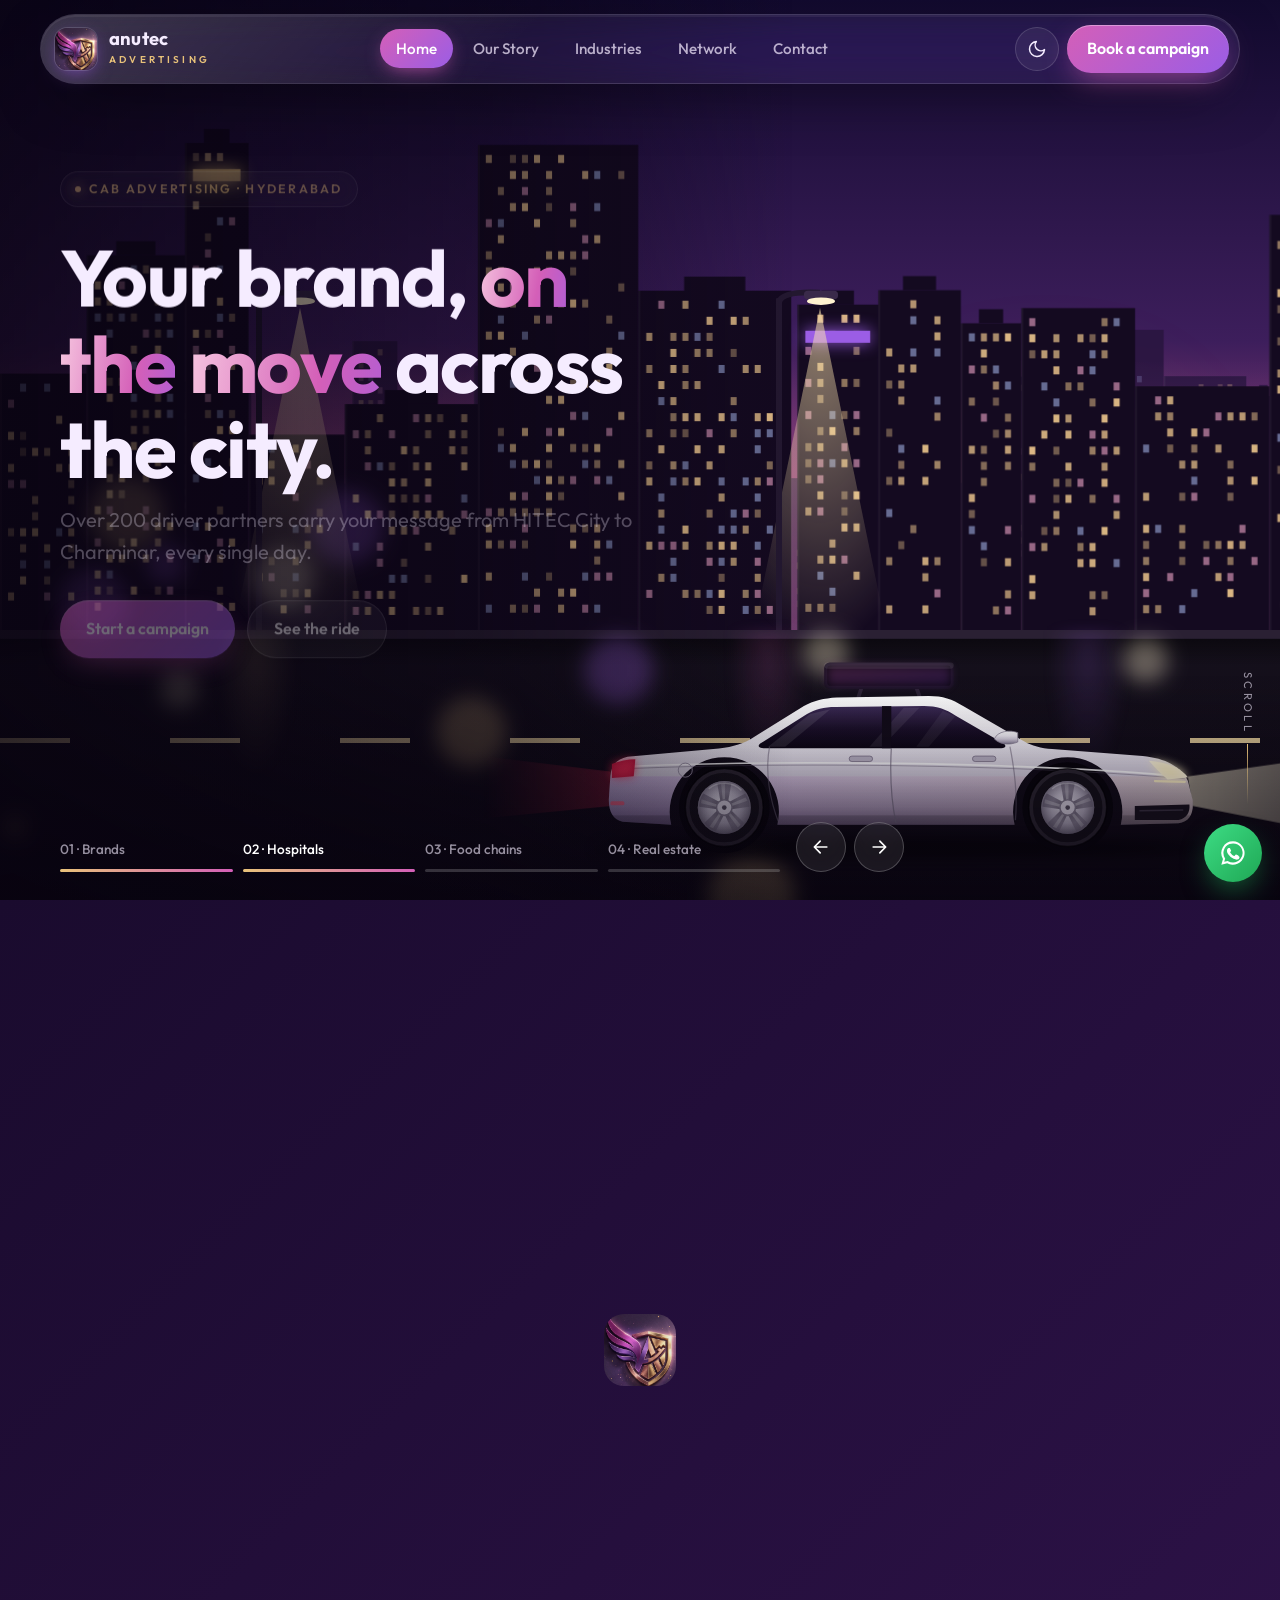
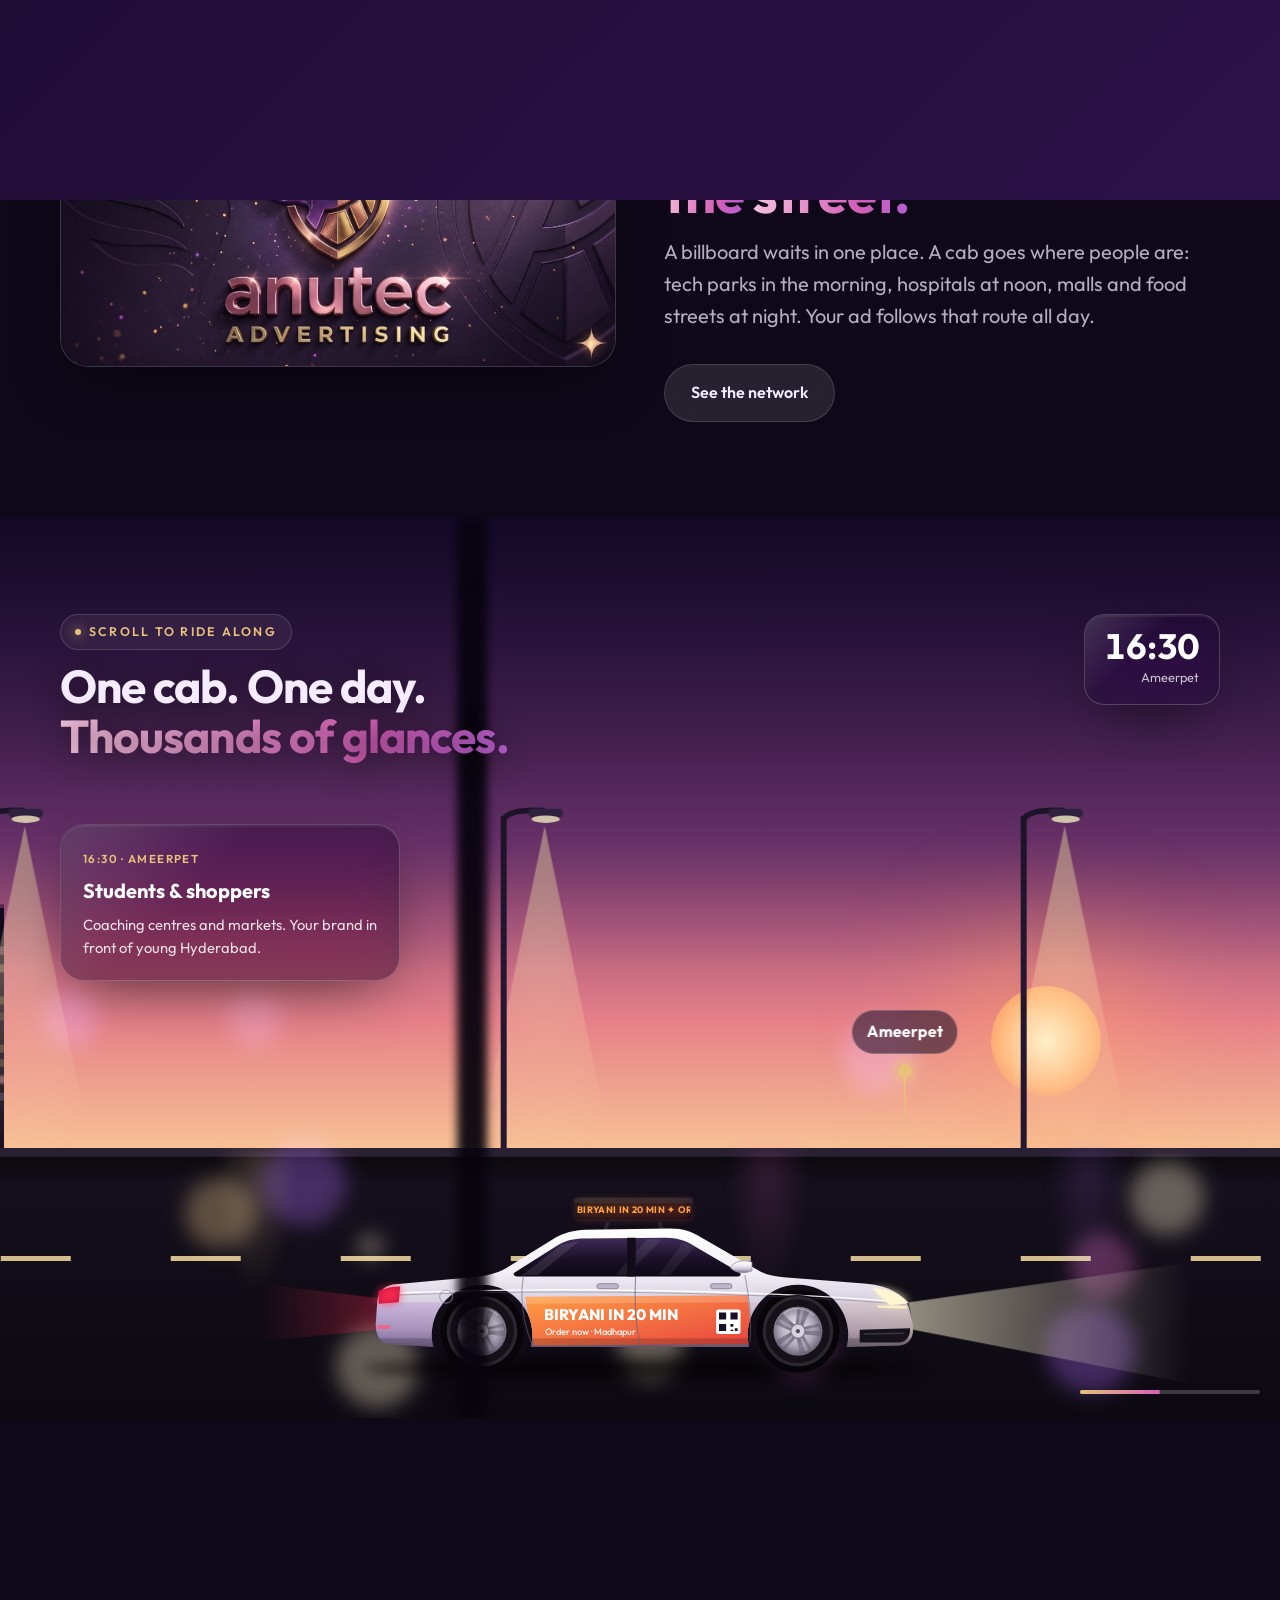
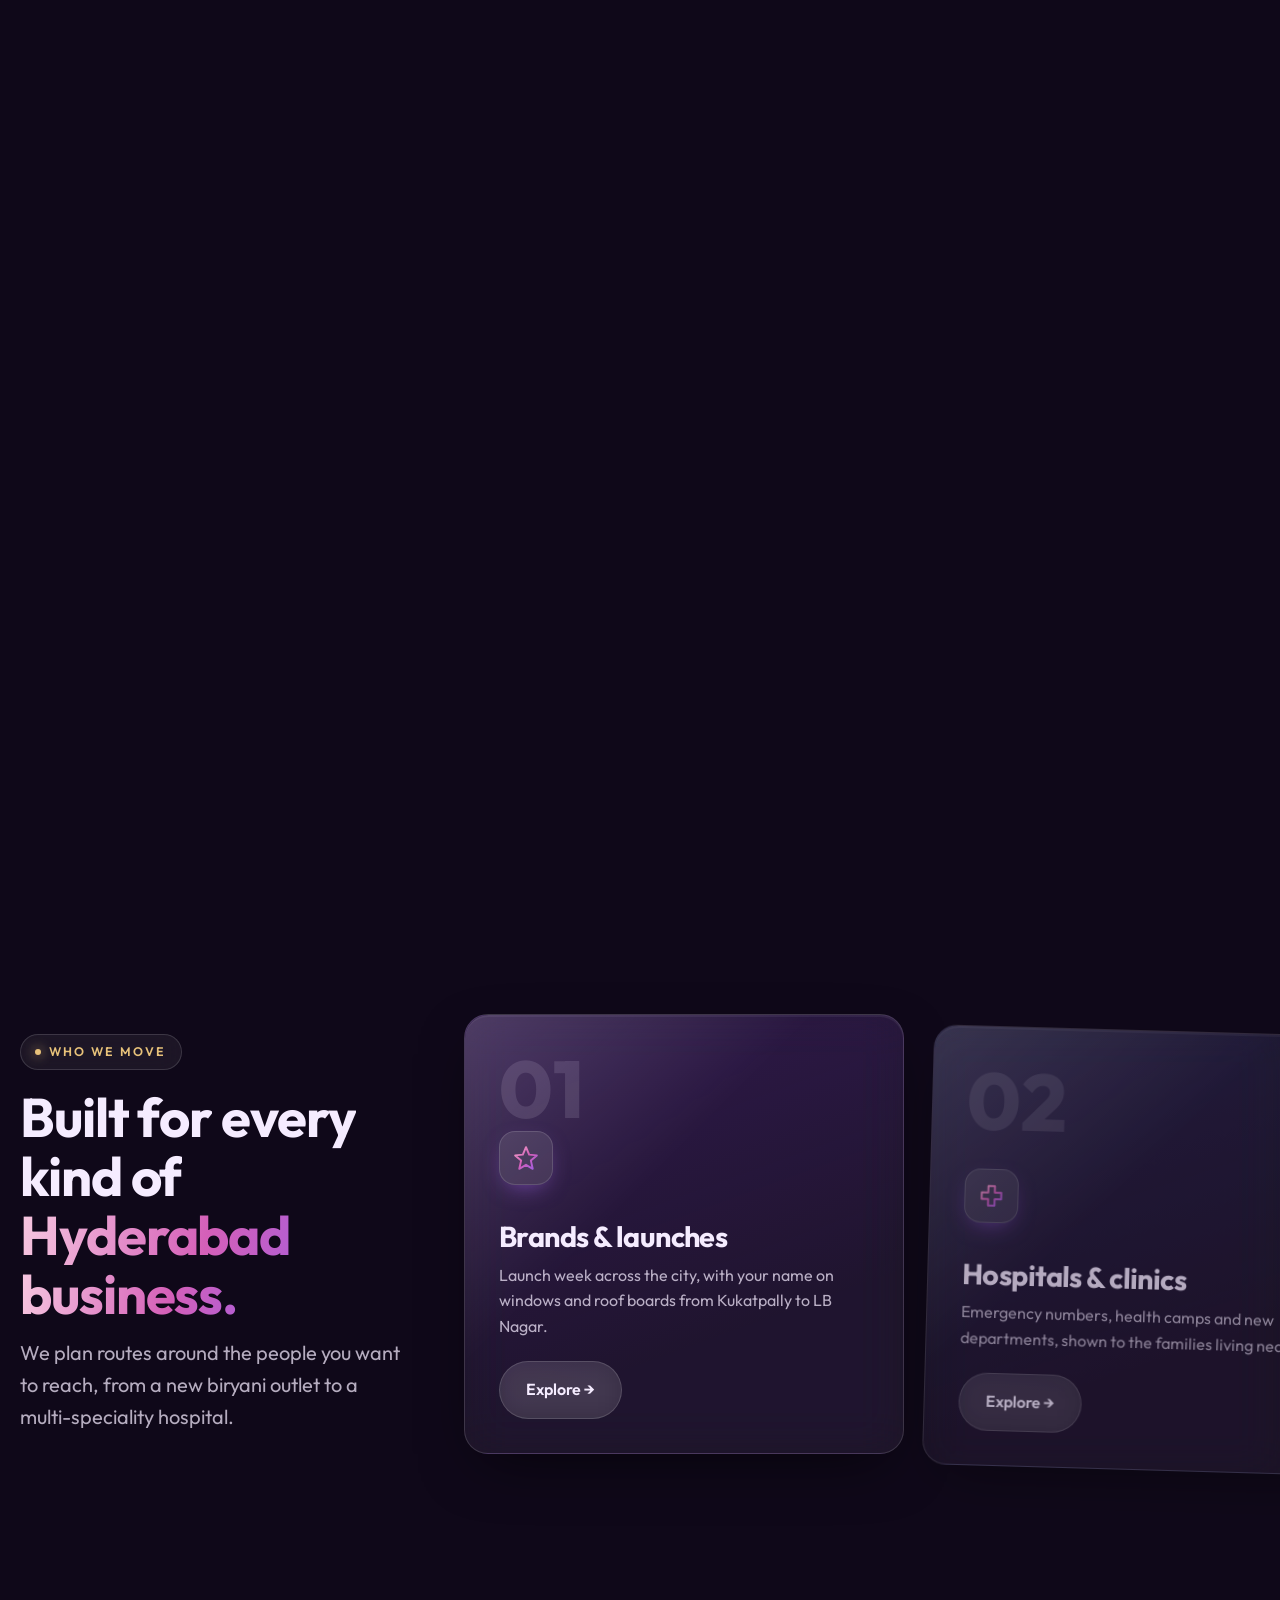
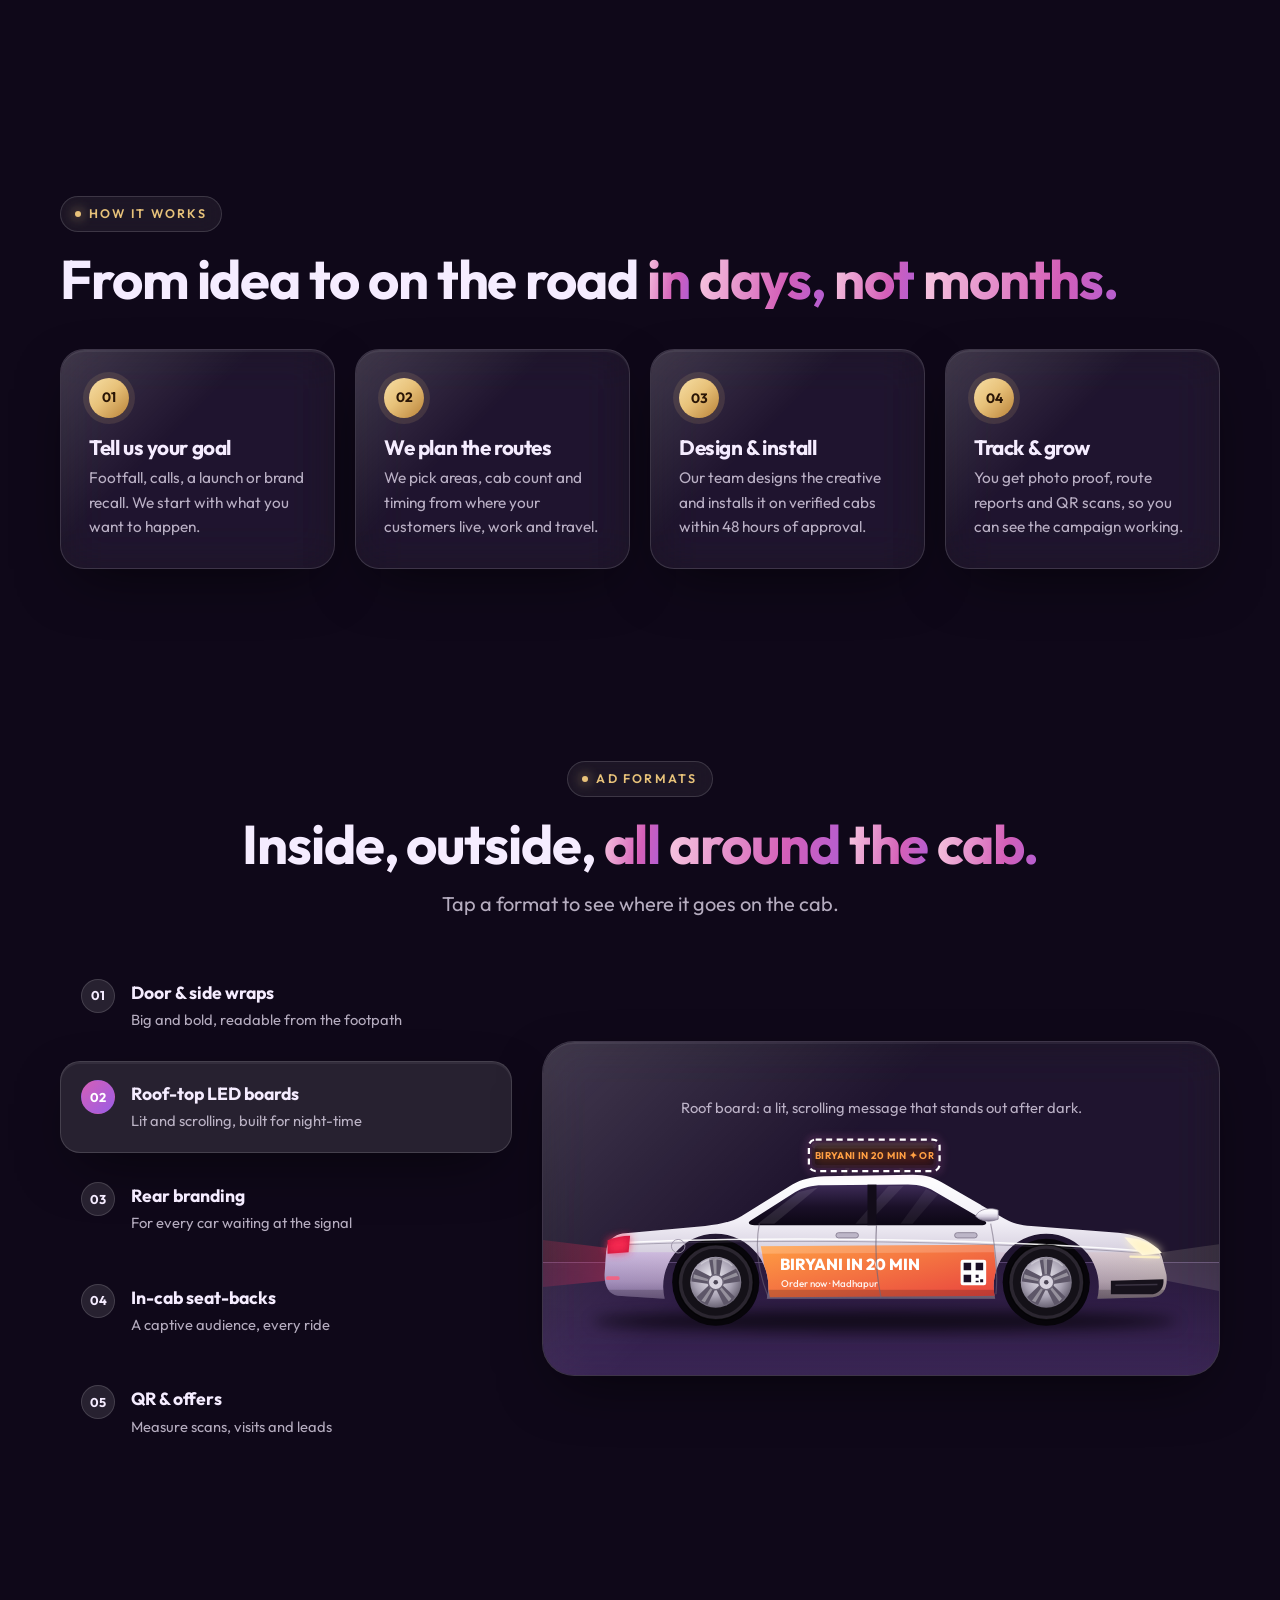
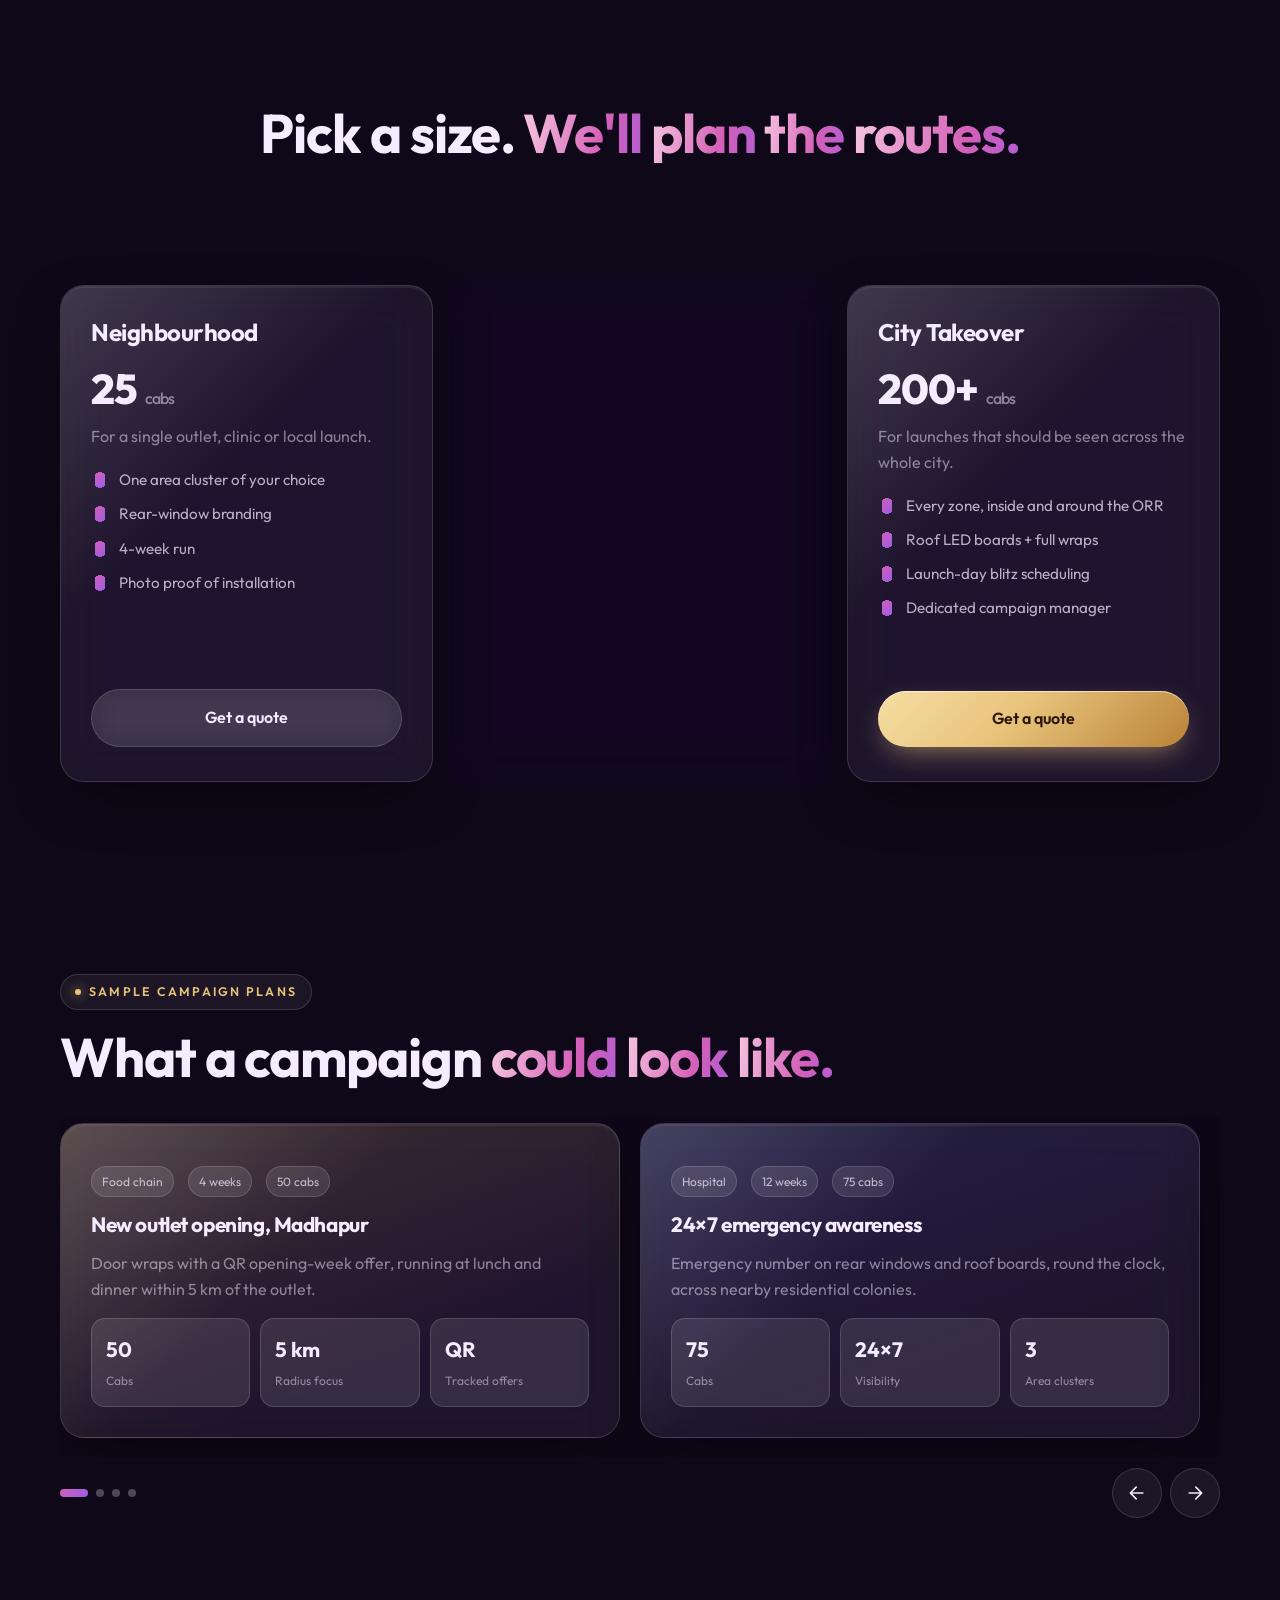
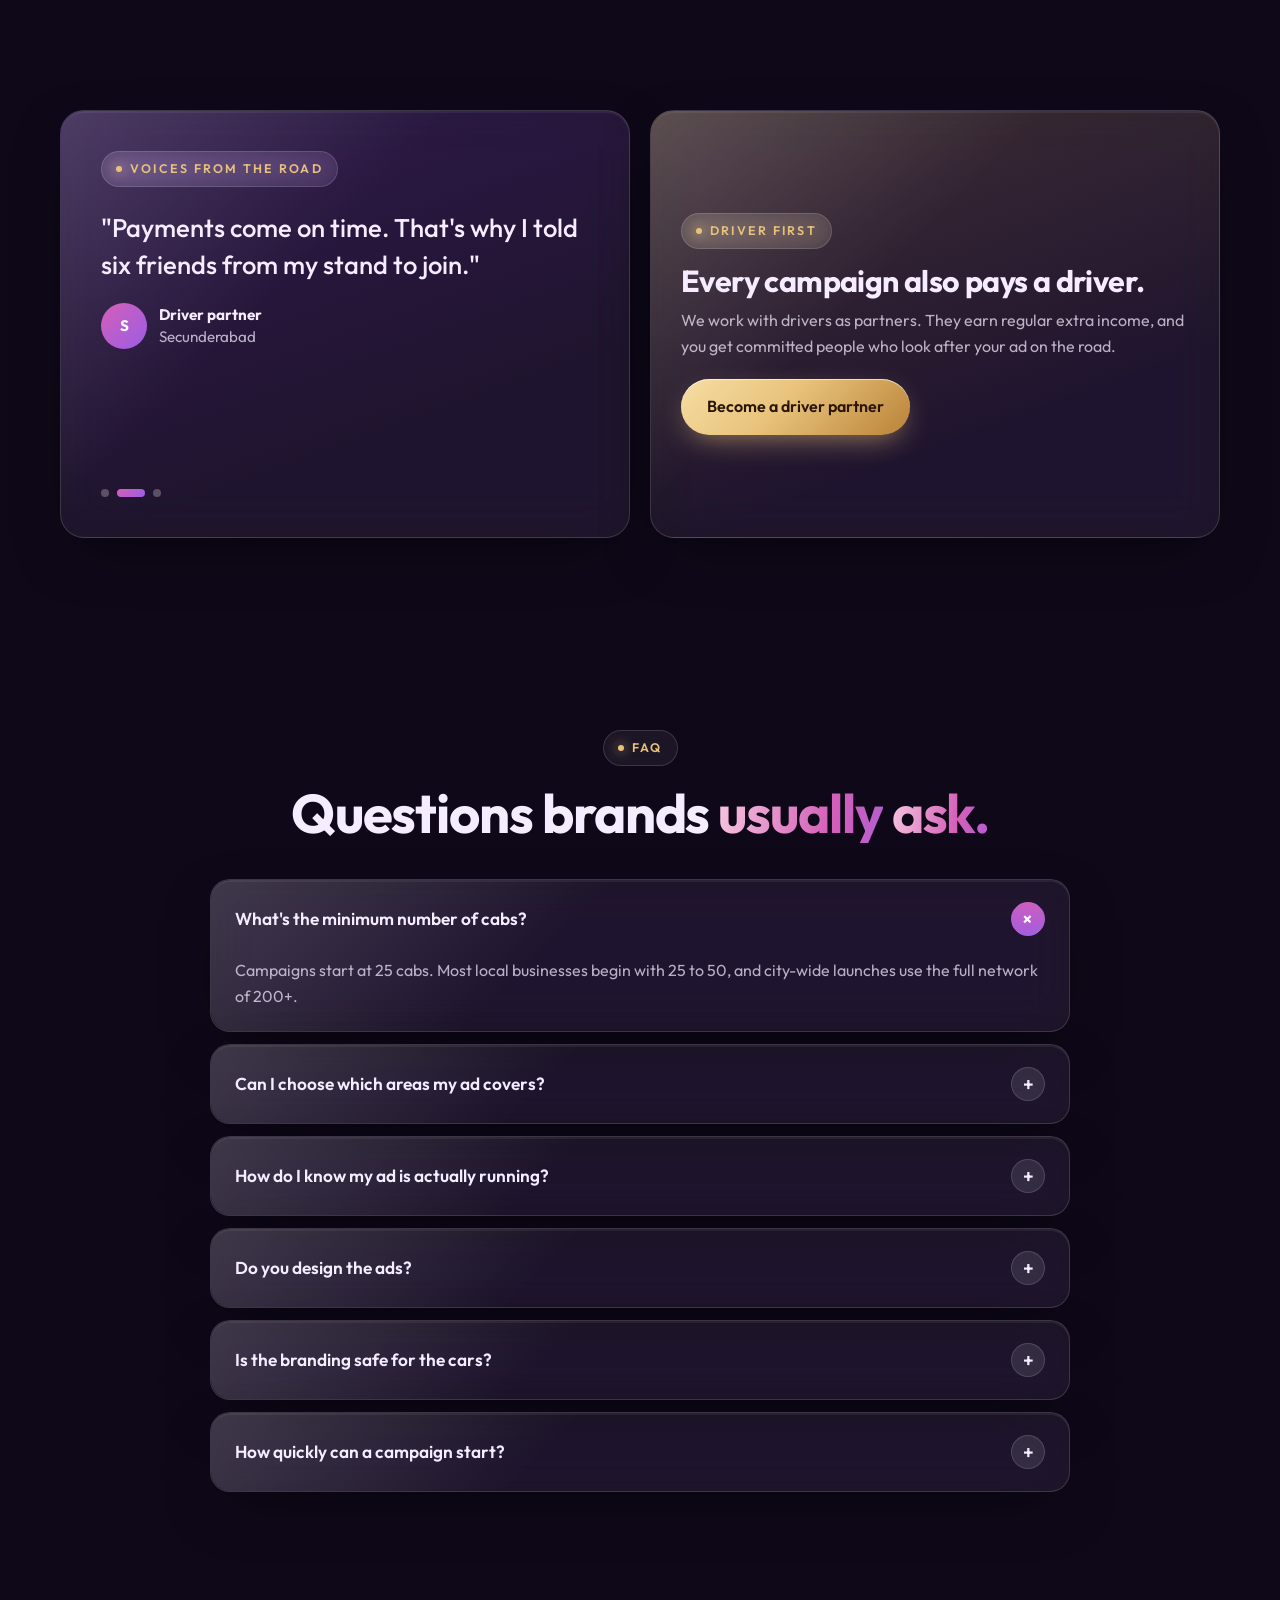
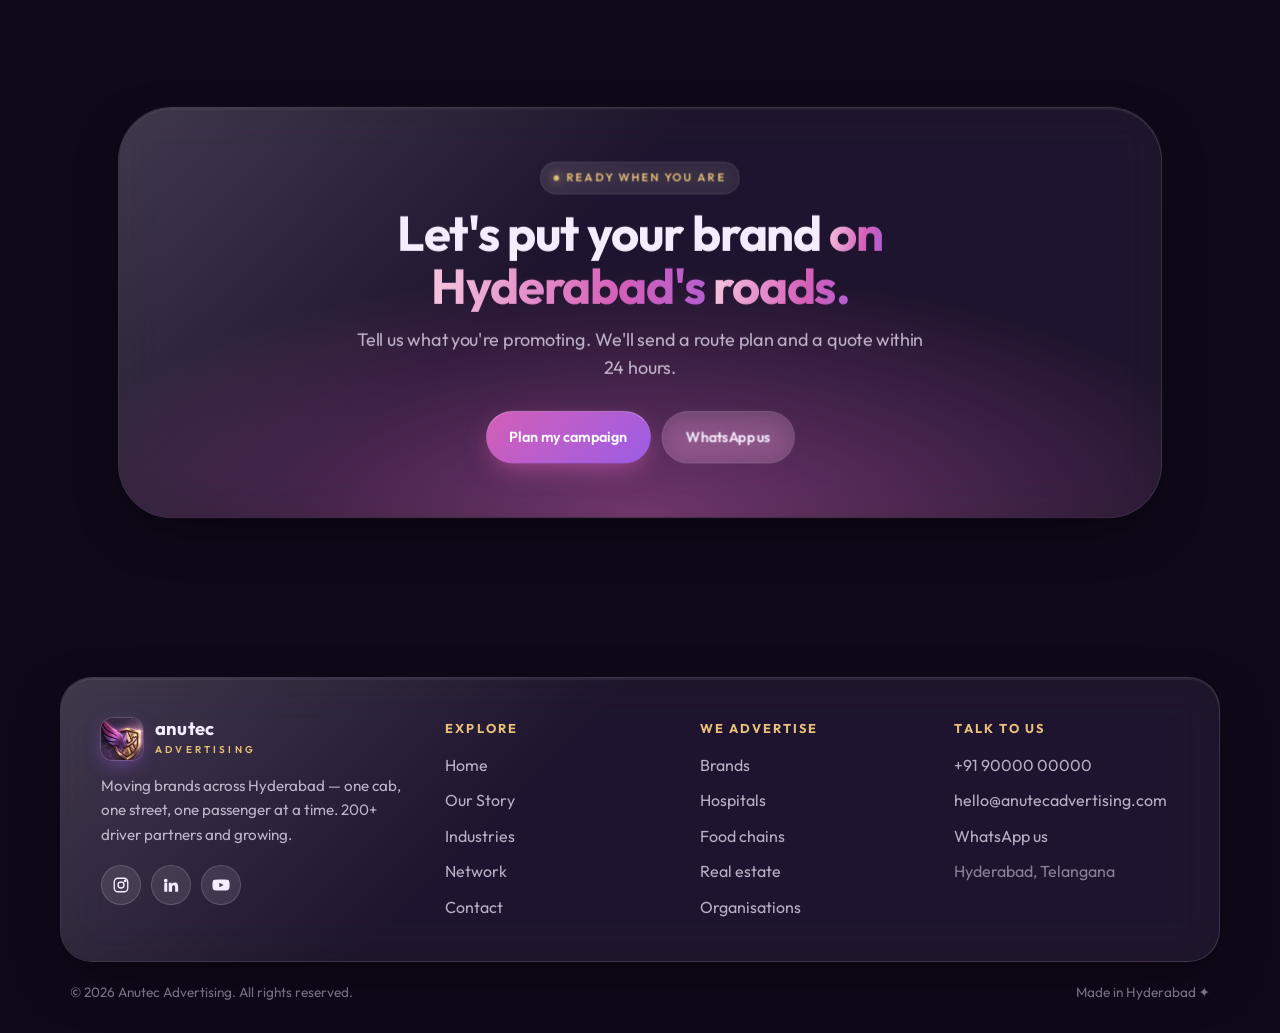
<file: anutec-website/index.html>
<!doctype html>
<html lang="en">
<head>
<meta charset="utf-8">
<meta name="viewport" content="width=device-width,initial-scale=1,viewport-fit=cover">
<title>Anutec Advertising — Cab Advertising in Hyderabad</title>
<meta name="description" content="Put your brand on 200+ cabs moving across Hyderabad. Cab advertising for brands, hospitals, food chains, real estate and organisations.">
<meta name="theme-color" content="#0f0819">
<meta property="og:title" content="Anutec Advertising — Your brand, moving across Hyderabad">
<meta property="og:description" content="200+ cab driver partners. HITEC City to Charminar. Ads that travel to your customers.">
<meta property="og:image" content="assets/img/logo-banner.jpg">
<link rel="icon" href="assets/img/favicon.png">
<link rel="apple-touch-icon" href="assets/img/icon-192.png">
<link rel="preconnect" href="https://fonts.googleapis.com"><link rel="preconnect" href="https://fonts.gstatic.com" crossorigin>
<link href="https://fonts.googleapis.com/css2?family=Outfit:wght@300;400;500;600;700;800&display=swap" rel="stylesheet">
<script>try{var t=localStorage.getItem("anutec-theme");if(t)document.documentElement.dataset.theme=t}catch(e){}</script>
<link rel="stylesheet" href="assets/css/style.css">
</head>
<body data-page="home">
<div class="preloader" aria-hidden="true"><div class="pl-in"><img src="assets/img/emblem.jpg" alt=""><span class="pl-word">ANUTEC ADVERTISING</span><span class="pl-bar"><i></i></span></div></div>

<main>
  <!-- ============ HERO SLIDER ============ -->
  <section class="hero2" id="hero" aria-label="Featured">
    <div class="scene-host"></div>
    <div class="shade"></div>
    <div class="slides">
      <article class="slide" data-time="night" data-ad="0">
        <span class="eyebrow"><i></i>Cab advertising · Hyderabad</span>
        <h1>Your brand, <span class="grad">on the move</span> across the city.</h1>
        <p class="lead">Over 200 driver partners carry your message from HITEC City to Charminar, every single day.</p>
        <div class="hero-cta"><a class="btn btn-primary" href="contact.html">Start a campaign</a><a class="btn btn-glass" href="#ride">See the ride</a></div>
      </article>
      <article class="slide" data-time="dusk" data-ad="1">
        <span class="eyebrow"><i></i>For hospitals &amp; clinics</span>
        <h1>Be the name families <span class="grad">remember first.</span></h1>
        <p class="lead">Your emergency number and specialities, seen around the clock in the neighbourhoods you serve.</p>
        <div class="hero-cta"><a class="btn btn-primary" href="industries.html#hospitals">Healthcare campaigns</a><a class="btn btn-glass" href="contact.html">Talk to us</a></div>
      </article>
      <article class="slide" data-time="eve" data-ad="2">
        <span class="eyebrow"><i></i>For food chains</span>
        <h1>Show up just as <span class="grad">Hyderabad gets hungry.</span></h1>
        <p class="lead">Lunch and dinner routes past offices, colleges and the city's late-night food streets.</p>
        <div class="hero-cta"><a class="btn btn-primary" href="industries.html#food">Food campaigns</a><a class="btn btn-glass" href="contact.html">Talk to us</a></div>
      </article>
      <article class="slide" data-time="dawn" data-ad="3">
        <span class="eyebrow"><i></i>For real estate</span>
        <h1>Drive buyers <span class="grad">to your site visit.</span></h1>
        <p class="lead">Put your project in front of home buyers in the IT corridor, every day on their commute.</p>
        <div class="hero-cta"><a class="btn btn-primary" href="industries.html#realestate">Real-estate campaigns</a><a class="btn btn-glass" href="contact.html">Talk to us</a></div>
      </article>
    </div>
    <div class="slide-ui">
      <div class="slide-tabs">
        <button><em>01 · Brands</em><span class="bar2"><i></i></span></button>
        <button><em>02 · Hospitals</em><span class="bar2"><i></i></span></button>
        <button><em>03 · Food chains</em><span class="bar2"><i></i></span></button>
        <button><em>04 · Real estate</em><span class="bar2"><i></i></span></button>
      </div>
      <div class="slide-arrows">
        <button id="hPrev" aria-label="Previous slide"><svg viewBox="0 0 24 24" fill="none" stroke="currentColor" stroke-width="2" stroke-linecap="round" stroke-linejoin="round"><path d="M19 12H5M11 5l-7 7 7 7"/></svg></button>
        <button id="hNext" aria-label="Next slide"><svg viewBox="0 0 24 24" fill="none" stroke="currentColor" stroke-width="2" stroke-linecap="round" stroke-linejoin="round"><path d="M5 12h14M13 5l7 7-7 7"/></svg></button>
      </div>
    </div>
    <div class="scroll-cue">SCROLL</div>
  </section>

  <!-- ============ MARQUEE ============ -->
  <div class="marquee glass" aria-label="Areas we cover">
    <div class="marquee-track">
      <span>HITEC City</span><span>Gachibowli</span><span>Banjara Hills</span><span>Jubilee Hills</span><span>Madhapur</span><span>Kukatpally</span><span>Secunderabad</span><span>Kondapur</span><span>Ameerpet</span><span>Charminar</span><span>Kokapet</span><span>Shamshabad Airport</span>
      <span>HITEC City</span><span>Gachibowli</span><span>Banjara Hills</span><span>Jubilee Hills</span><span>Madhapur</span><span>Kukatpally</span><span>Secunderabad</span><span>Kondapur</span><span>Ameerpet</span><span>Charminar</span><span>Kokapet</span><span>Shamshabad Airport</span>
    </div>
  </div>

  <!-- ============ STATS ============ -->
  <section>
    <div class="wrap">
      <div style="margin-bottom:36px">
        <span class="eyebrow reveal"><i></i>The network in numbers</span>
        <h2 data-split>A city-wide reach that <span class="grad">keeps growing.</span></h2>
      </div>
      <div class="stats">
        <div class="stat glass tint-violet reveal">
          <span class="label"><svg viewBox="0 0 24 24" fill="none" stroke="currentColor" stroke-width="2" stroke-linecap="round"><circle cx="9" cy="8" r="4"/><path d="M2 21a7 7 0 0 1 14 0M17 11a3 3 0 1 0 0-6M22 21a6 6 0 0 0-4-5.6"/></svg>Driver partners</span>
          <span class="num" data-count="200" data-suffix="+">0</span>
          <span class="sub">And more joining every month</span>
          <svg class="spark" data-spark="4,6,5,9,11,10,14,17,16,21" data-color="#f0a6c9"></svg>
        </div>
        <div class="stat glass tint-blue reveal d1">
          <span class="label"><svg viewBox="0 0 24 24" fill="none" stroke="currentColor" stroke-width="2" stroke-linecap="round"><path d="M12 21s-7-6.2-7-12a7 7 0 0 1 14 0c0 5.8-7 12-7 12z"/><circle cx="12" cy="9" r="2.5"/></svg>Areas covered</span>
          <span class="num" data-count="30" data-suffix="+">0</span>
          <span class="sub">Inside and around the ORR</span>
          <svg class="spark" data-spark="3,5,4,7,8,9,8,11,12,13" data-color="#9fb4ff"></svg>
        </div>
        <div class="stat glass tint-gold reveal d2">
          <span class="label"><svg viewBox="0 0 24 24" fill="none" stroke="currentColor" stroke-width="2" stroke-linecap="round"><circle cx="12" cy="12" r="9"/><path d="M12 7v5l3 2"/></svg>On the road daily</span>
          <span class="num" data-count="12" data-suffix="+ hrs">0</span>
          <span class="sub">Average per cab</span>
          <svg class="spark" data-spark="8,10,9,12,11,13,12,12,13,12" data-color="#e8c27a"></svg>
        </div>
        <div class="stat glass tint-pink reveal d3">
          <span class="label"><svg viewBox="0 0 24 24" fill="none" stroke="currentColor" stroke-width="2" stroke-linecap="round"><path d="M2 12s3.6-7 10-7 10 7 10 7-3.6 7-10 7S2 12 2 12z"/><circle cx="12" cy="12" r="3"/></svg>Daily views</span>
          <span class="num" data-count="240000" data-suffix="+">0</span>
          <span class="sub">Estimated, across the fleet</span>
          <svg class="spark" data-spark="5,7,6,10,9,13,12,15,18,20" data-color="#d45fb8"></svg>
        </div>
      </div>
    </div>
  </section>

  <!-- ============ WHY CABS ============ -->
  <section>
    <div class="wrap split">
      <div class="media glass reveal" style="overflow:hidden"><img data-parallax="6" src="assets/img/logo-banner.jpg" alt="Anutec Advertising logo, a winged shield emblem in violet and gold" loading="lazy" width="1600" height="893" style="transform-origin:center;scale:1.15"></div>
      <div>
        <span class="eyebrow reveal"><i></i>Why cabs</span>
        <h2 data-split>People skip ads on a screen. <span class="grad">They can't skip the street.</span></h2>
        <p class="lead reveal">A billboard waits in one place. A cab goes where people are: tech parks in the morning, hospitals at noon, malls and food streets at night. Your ad follows that route all day.</p>
        <div class="hero-cta reveal"><a class="btn btn-glass" href="network.html">See the network</a></div>
      </div>
    </div>
  </section>

  <!-- ============ RIDE (pinned scroll) ============ -->
  <section class="ride" id="ride" aria-label="A day on the road">
    <div class="scene-host"></div>
    <div class="ride-head">
      <div>
        <span class="eyebrow" style="color:#e8c27a"><i></i>Scroll to ride along</span>
        <h2>One cab. One day. <span class="grad">Thousands of glances.</span></h2>
      </div>
      <div class="clock glass"><b id="rideClock">08:00</b><span id="ridePlace">HITEC City</span></div>
    </div>
    <div class="ride-cards" id="rideCards"></div>
    <div class="ride-track"><i id="rideTrack"></i></div>
  </section>

  <!-- ============ INDUSTRIES (horizontal) ============ -->
  <section class="hscroll" aria-label="Industries">
    <div style="display:flex;align-items:center;min-height:100svh;padding:100px 0 60px">
      <div class="hs-track">
        <div class="hs-intro">
          <span class="eyebrow" style="align-self:flex-start"><i></i>Who we move</span>
          <h2 data-split>Built for every kind of <span class="grad">Hyderabad business.</span></h2>
          <p class="lead">We plan routes around the people you want to reach, from a new biryani outlet to a multi-speciality hospital.</p>
        </div>
        <a href="industries.html#brands" class="hs-card glass tint-violet edge"><span class="num2">01</span><div class="ico"><svg viewBox="0 0 24 24" fill="none" stroke-width="1.8" stroke-linecap="round" stroke-linejoin="round"><path d="M12 2l2.9 6.9L22 9.6l-5.5 4.8L18.2 22 12 18.3 5.8 22l1.7-7.6L2 9.6l7.1-.7z"/></svg></div><h3>Brands &amp; launches</h3><p>Launch week across the city, with your name on windows and roof boards from Kukatpally to LB Nagar.</p><span class="btn btn-glass">Explore →</span></a>
        <a href="industries.html#hospitals" class="hs-card glass tint-blue edge"><span class="num2">02</span><div class="ico"><svg viewBox="0 0 24 24" fill="none" stroke-width="1.8" stroke-linecap="round" stroke-linejoin="round"><path d="M9 3h6v6h6v6h-6v6H9v-6H3V9h6z"/></svg></div><h3>Hospitals &amp; clinics</h3><p>Emergency numbers, health camps and new departments, shown to the families living near you.</p><span class="btn btn-glass">Explore →</span></a>
        <a href="industries.html#food" class="hs-card glass tint-gold edge"><span class="num2">03</span><div class="ico gold-ico"><svg viewBox="0 0 24 24" fill="none" stroke-width="1.8" stroke-linecap="round" stroke-linejoin="round"><path d="M3 11h18a9 9 0 0 1-18 0zM7 7c0-1.5 1-2 1-3M12 7c0-1.5 1-2 1-3M17 7c0-1.5 1-2 1-3"/></svg></div><h3>Food chains</h3><p>Lunch and dinner timing on the streets where people decide what to eat.</p><span class="btn btn-glass">Explore →</span></a>
        <a href="industries.html#realestate" class="hs-card glass tint-pink edge"><span class="num2">04</span><div class="ico"><svg viewBox="0 0 24 24" fill="none" stroke-width="1.8" stroke-linecap="round" stroke-linejoin="round"><path d="M3 21h18M5 21V10l7-6 7 6v11M10 21v-6h4v6"/></svg></div><h3>Real estate</h3><p>Bring buyers from the tech corridors to site visits in Kokapet, Tellapur and Shamshabad.</p><span class="btn btn-glass">Explore →</span></a>
        <a href="industries.html#orgs" class="hs-card glass tint-violet edge"><span class="num2">05</span><div class="ico"><svg viewBox="0 0 24 24" fill="none" stroke-width="1.8" stroke-linecap="round" stroke-linejoin="round"><path d="M3 21h18M4 21V8l8-5 8 5v13M9 12h6M9 16h6"/></svg></div><h3>Organisations</h3><p>Admissions, causes, events and public notices, seen across the whole city.</p><span class="btn btn-glass">Explore →</span></a>
      </div>
    </div>
  </section>

  <!-- ============ PROCESS ============ -->
  <section>
    <div class="wrap">
      <div style="margin-bottom:40px">
        <span class="eyebrow reveal"><i></i>How it works</span>
        <h2 data-split>From idea to on the road <span class="grad">in days, not months.</span></h2>
      </div>
      <div class="steps proc">
        <svg class="pline" viewBox="0 0 1000 20" preserveAspectRatio="none" aria-hidden="true"><path d="M60,10 C250,-10 350,30 500,10 S800,-10 940,10"/></svg>
        <div class="step glass reveal"><div class="n">01</div><h3>Tell us your goal</h3><p>Footfall, calls, a launch or brand recall. We start with what you want to happen.</p></div>
        <div class="step glass reveal d1"><div class="n">02</div><h3>We plan the routes</h3><p>We pick areas, cab count and timing from where your customers live, work and travel.</p></div>
        <div class="step glass reveal d2"><div class="n">03</div><h3>Design &amp; install</h3><p>Our team designs the creative and installs it on verified cabs within 48 hours of approval.</p></div>
        <div class="step glass reveal d3"><div class="n">04</div><h3>Track &amp; grow</h3><p>You get photo proof, route reports and QR scans, so you can see the campaign working.</p></div>
      </div>
    </div>
  </section>

  <!-- ============ FORMATS EXPLORER ============ -->
  <section>
    <div class="wrap">
      <div class="center" style="margin-bottom:40px">
        <span class="eyebrow reveal"><i></i>Ad formats</span>
        <h2 data-split>Inside, outside, <span class="grad">all around the cab.</span></h2>
        <p class="lead reveal">Tap a format to see where it goes on the cab.</p>
      </div>
      <div class="fx" id="fx">
        <div class="fx-tabs reveal">
          <button data-zone="door" data-cap="Door wraps: big, bold and readable from the footpath and the next lane."><i>01</i><div><b>Door &amp; side wraps</b><span>Big and bold, readable from the footpath</span></div></button>
          <button data-zone="roof" data-cap="Roof board: a lit, scrolling message that stands out after dark."><i>02</i><div><b>Roof-top LED boards</b><span>Lit and scrolling, built for night-time</span></div></button>
          <button data-zone="rear" data-cap="Rear branding: seen by every car stuck behind the cab at a signal."><i>03</i><div><b>Rear branding</b><span>For every car waiting at the signal</span></div></button>
          <button data-zone="seat" data-cap="Seat-back panels: a captive passenger, every single ride."><i>04</i><div><b>In-cab seat-backs</b><span>A captive audience, every ride</span></div></button>
          <button data-zone="qr" data-cap="QR codes: trackable offers that turn a glance into a lead."><i>05</i><div><b>QR &amp; offers</b><span>Measure scans, visits and leads</span></div></button>
        </div>
        <div class="fx-stage glass reveal d1" data-tilt><p class="fx-caption"></p></div>
      </div>
    </div>
  </section>

  <!-- ============ PACKAGES ============ -->
  <section>
    <div class="wrap">
      <div class="center" style="margin-bottom:44px">
        <span class="eyebrow reveal"><i></i>Packages</span>
        <h2 data-split>Pick a size. <span class="grad">We'll plan the routes.</span></h2>
        <p class="lead reveal">Every package can be adjusted. Tell us your budget and we'll suggest the best mix.</p>
      </div>
      <div class="pk-grid">
        <div class="pk glass reveal">
          <h3>Neighbourhood</h3>
          <div class="cabs">25 <small>cabs</small></div>
          <p class="muted">For a single outlet, clinic or local launch.</p>
          <ul><li>One area cluster of your choice</li><li>Rear-window branding</li><li>4-week run</li><li>Photo proof of installation</li></ul>
          <a class="btn btn-glass" href="contact.html">Get a quote</a>
        </div>
        <div class="pk glass hot reveal d1">
          <span class="badge">Most popular</span>
          <h3>City Growth</h3>
          <div class="cabs">75 <small>cabs</small></div>
          <p class="muted">For chains, hospitals and real-estate projects.</p>
          <ul><li>Three area clusters, planned by route</li><li>Door wraps + seat-back panels</li><li>QR tracking for scans and leads</li><li>Weekly route reports</li></ul>
          <a class="btn btn-primary" href="contact.html">Get a quote</a>
        </div>
        <div class="pk glass reveal d2">
          <h3>City Takeover</h3>
          <div class="cabs">200+ <small>cabs</small></div>
          <p class="muted">For launches that should be seen across the whole city.</p>
          <ul><li>Every zone, inside and around the ORR</li><li>Roof LED boards + full wraps</li><li>Launch-day blitz scheduling</li><li>Dedicated campaign manager</li></ul>
          <a class="btn btn-gold" href="contact.html">Get a quote</a>
        </div>
      </div>
    </div>
  </section>

  <!-- ============ SAMPLE PLANS SLIDER ============ -->
  <section>
    <div class="wrap">
      <div style="margin-bottom:30px">
        <span class="eyebrow reveal"><i></i>Sample campaign plans</span>
        <h2 data-split>What a campaign <span class="grad">could look like.</span></h2>
      </div>
      <div class="slider reveal">
        <div class="sl-track">
          <article class="sl-item glass tint-gold">
            <div class="meta"><span class="tag">Food chain</span><span class="tag">4 weeks</span><span class="tag">50 cabs</span></div>
            <h3>New outlet opening, Madhapur</h3>
            <p class="muted">Door wraps with a QR opening-week offer, running at lunch and dinner within 5 km of the outlet.</p>
            <div class="kpis"><div><b>50</b><small>Cabs</small></div><div><b>5 km</b><small>Radius focus</small></div><div><b>QR</b><small>Tracked offers</small></div></div>
          </article>
          <article class="sl-item glass tint-blue">
            <div class="meta"><span class="tag">Hospital</span><span class="tag">12 weeks</span><span class="tag">75 cabs</span></div>
            <h3>24×7 emergency awareness</h3>
            <p class="muted">Emergency number on rear windows and roof boards, round the clock, across nearby residential colonies.</p>
            <div class="kpis"><div><b>75</b><small>Cabs</small></div><div><b>24×7</b><small>Visibility</small></div><div><b>3</b><small>Area clusters</small></div></div>
          </article>
          <article class="sl-item glass tint-pink">
            <div class="meta"><span class="tag">Real estate</span><span class="tag">6 weeks</span><span class="tag">100 cabs</span></div>
            <h3>Weekend site-visit drive</h3>
            <p class="muted">Full wraps across the Financial District and Kondapur, with lead QR codes linked to the sales team.</p>
            <div class="kpis"><div><b>100</b><small>Cabs</small></div><div><b>IT belt</b><small>Focus zone</small></div><div><b>Leads</b><small>Via QR</small></div></div>
          </article>
          <article class="sl-item glass tint-violet">
            <div class="meta"><span class="tag">Brand launch</span><span class="tag">2 weeks</span><span class="tag">200+ cabs</span></div>
            <h3>City-wide launch blitz</h3>
            <p class="muted">Every cab in the network carries the launch for two weeks, with roof boards lit after dark.</p>
            <div class="kpis"><div><b>200+</b><small>Cabs</small></div><div><b>All</b><small>Zones</small></div><div><b>Night</b><small>LED boards</small></div></div>
          </article>
        </div>
        <div class="sl-nav">
          <div class="sl-dots"></div>
          <div class="slide-arrows" style="display:flex"><button class="sl-prev" aria-label="Previous plan"><svg viewBox="0 0 24 24" fill="none" stroke="currentColor" stroke-width="2" stroke-linecap="round" stroke-linejoin="round"><path d="M19 12H5M11 5l-7 7 7 7"/></svg></button><button class="sl-next" aria-label="Next plan"><svg viewBox="0 0 24 24" fill="none" stroke="currentColor" stroke-width="2" stroke-linecap="round" stroke-linejoin="round"><path d="M5 12h14M13 5l7 7-7 7"/></svg></button></div>
        </div>
      </div>
    </div>
  </section>

  <!-- ============ DRIVERS ============ -->
  <section>
    <div class="wrap grid-2" style="align-items:stretch">
      <div class="glass tint-violet reveal" style="padding:40px;border-radius:var(--radius)">
        <span class="eyebrow"><i></i>Voices from the road</span>
        <div class="tm" id="tm" style="margin-top:22px">
          <blockquote class="tm-item quote" style="padding:0">"I already drive 12 hours a day. With Anutec, my cab earns a little extra while I work."<footer><span class="avatar">R</span><span><b style="color:var(--ink)">Driver partner</b><br>Kukatpally</span></footer></blockquote>
          <blockquote class="tm-item quote" style="padding:0">"Payments come on time. That's why I told six friends from my stand to join."<footer><span class="avatar">S</span><span><b style="color:var(--ink)">Driver partner</b><br>Secunderabad</span></footer></blockquote>
          <blockquote class="tm-item quote" style="padding:0">"Passengers ask about the ad on the seat. Some scan the QR during the ride."<footer><span class="avatar">M</span><span><b style="color:var(--ink)">Driver partner</b><br>Gachibowli</span></footer></blockquote>
        </div>
        <div class="sl-dots" id="tmDots" style="margin-top:20px;cursor:pointer"></div>
      </div>
      <div class="glass card tint-gold reveal d1" style="display:flex;flex-direction:column;justify-content:center">
        <span class="eyebrow" style="align-self:flex-start"><i></i>Driver first</span>
        <h3 style="font-size:1.9rem;margin-top:16px">Every campaign also pays a driver.</h3>
        <p>We work with drivers as partners. They earn regular extra income, and you get committed people who look after your ad on the road.</p>
        <div class="hero-cta" style="margin-top:20px"><a class="btn btn-gold" href="network.html#join">Become a driver partner</a></div>
      </div>
    </div>
  </section>

  <!-- ============ FAQ ============ -->
  <section>
    <div class="wrap">
      <div class="center" style="margin-bottom:36px">
        <span class="eyebrow reveal"><i></i>FAQ</span>
        <h2 data-split>Questions brands <span class="grad">usually ask.</span></h2>
      </div>
      <div class="faq">
        <details class="glass reveal" open><summary>What's the minimum number of cabs?</summary><div class="ans">Campaigns start at 25 cabs. Most local businesses begin with 25 to 50, and city-wide launches use the full network of 200+.</div></details>
        <details class="glass reveal"><summary>Can I choose which areas my ad covers?</summary><div class="ans">Yes. We group drivers by the areas they usually drive in, so we can focus your campaign on the neighbourhoods that matter to you, from HITEC City to the Old City.</div></details>
        <details class="glass reveal"><summary>How do I know my ad is actually running?</summary><div class="ans">You get photo proof of every installation, regular route reports, and QR scan data if your creative includes a code.</div></details>
        <details class="glass reveal"><summary>Do you design the ads?</summary><div class="ans">Yes. Our team adapts your brand creative for wraps, roof boards and seat-backs, and you approve everything before it's printed.</div></details>
        <details class="glass reveal"><summary>Is the branding safe for the cars?</summary><div class="ans">We use removable, paint-safe vinyl and fittings. Nothing is permanent and drivers' cars are left as they were after the campaign.</div></details>
        <details class="glass reveal"><summary>How quickly can a campaign start?</summary><div class="ans">Usually within 48 hours of design approval, depending on the number of cabs and the formats you choose.</div></details>
      </div>
    </div>
  </section>

  <!-- ============ CTA ============ -->
  <section>
    <div class="wrap">
      <div class="cta glass" data-zoom>
        <span class="eyebrow"><i></i>Ready when you are</span>
        <h2 data-split>Let's put your brand <span class="grad">on Hyderabad's roads.</span></h2>
        <p class="lead" style="margin:0 auto">Tell us what you're promoting. We'll send a route plan and a quote within 24 hours.</p>
        <div class="hero-cta"><a class="btn btn-primary" href="contact.html">Plan my campaign</a><a class="btn btn-glass" data-wa href="#" target="_blank" rel="noopener">WhatsApp us</a></div>
      </div>
    </div>
  </section>
</main>

<script src="assets/vendor/gsap.min.js"></script>
<script src="assets/vendor/ScrollTrigger.min.js"></script>
<script src="assets/vendor/lenis.min.js"></script>
<script src="assets/js/cab.js"></script>
<script src="assets/js/main.js"></script>
</body>
</html>
</file>
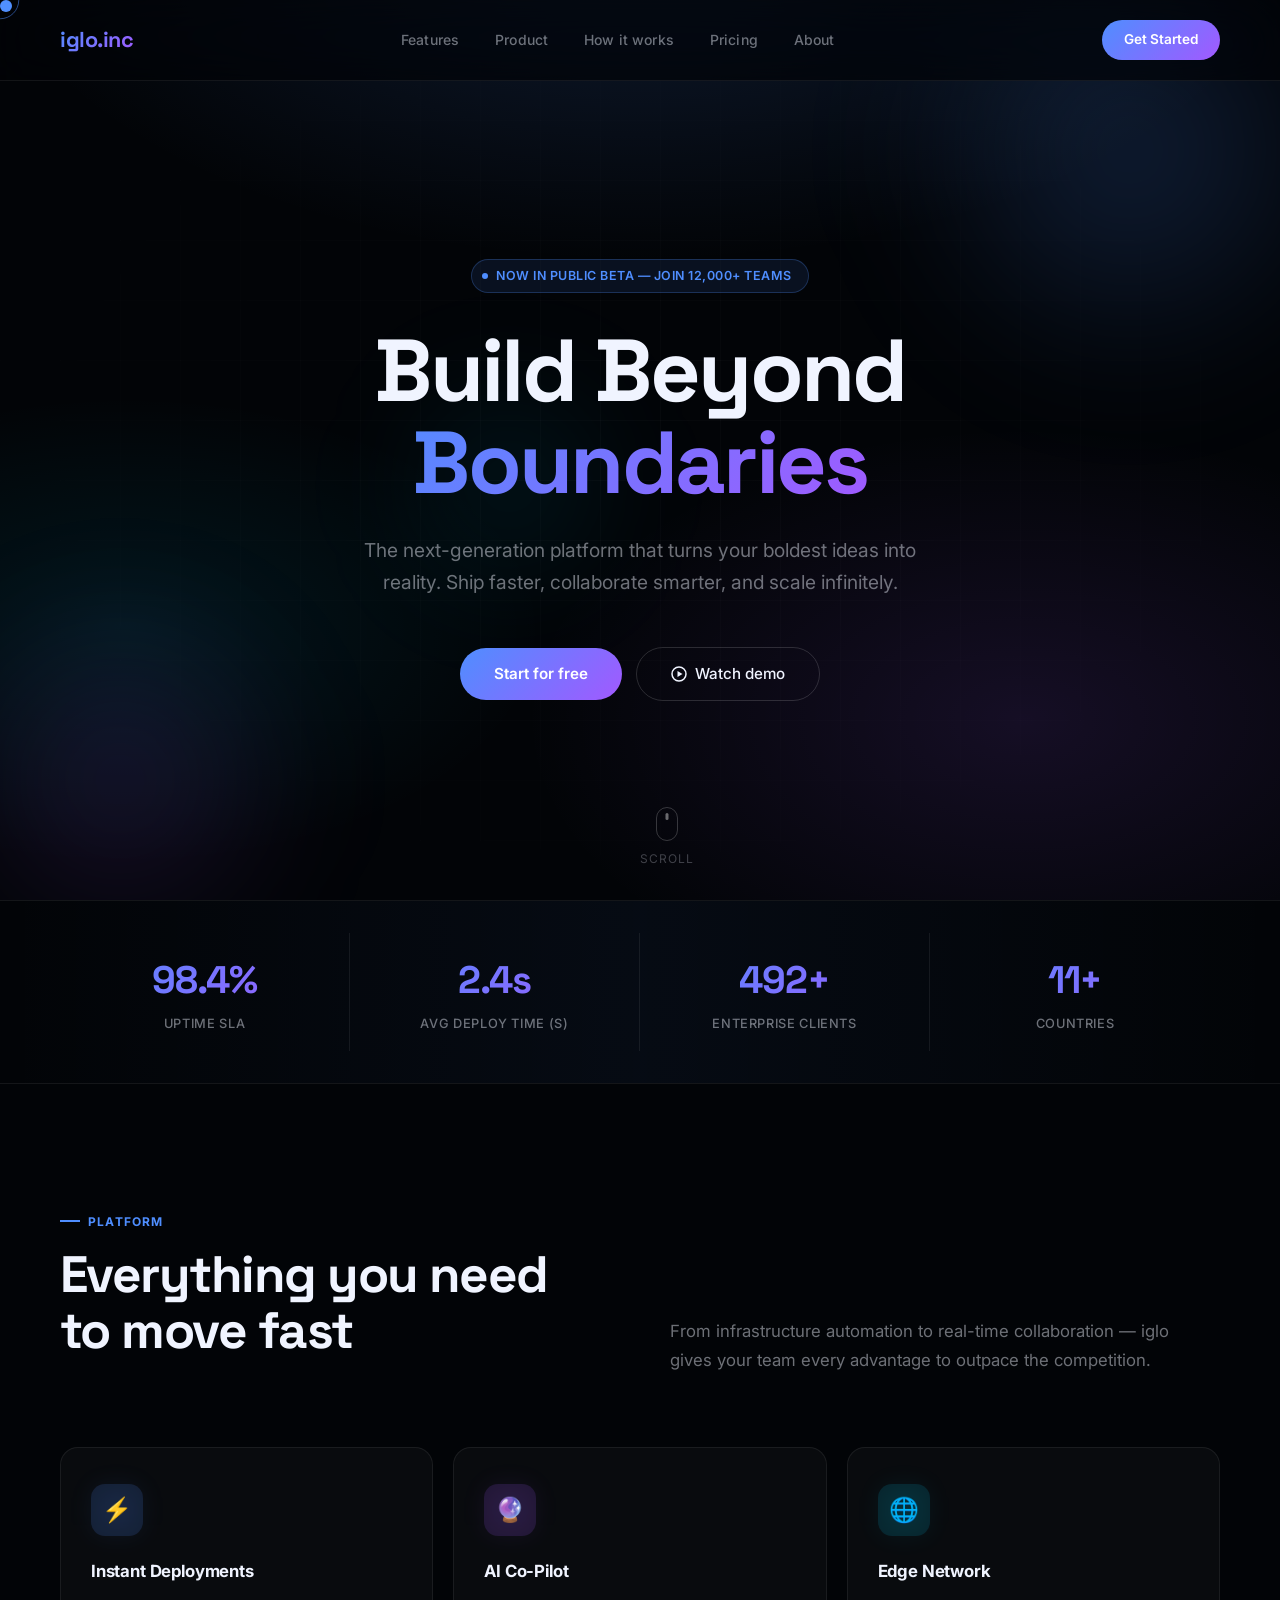
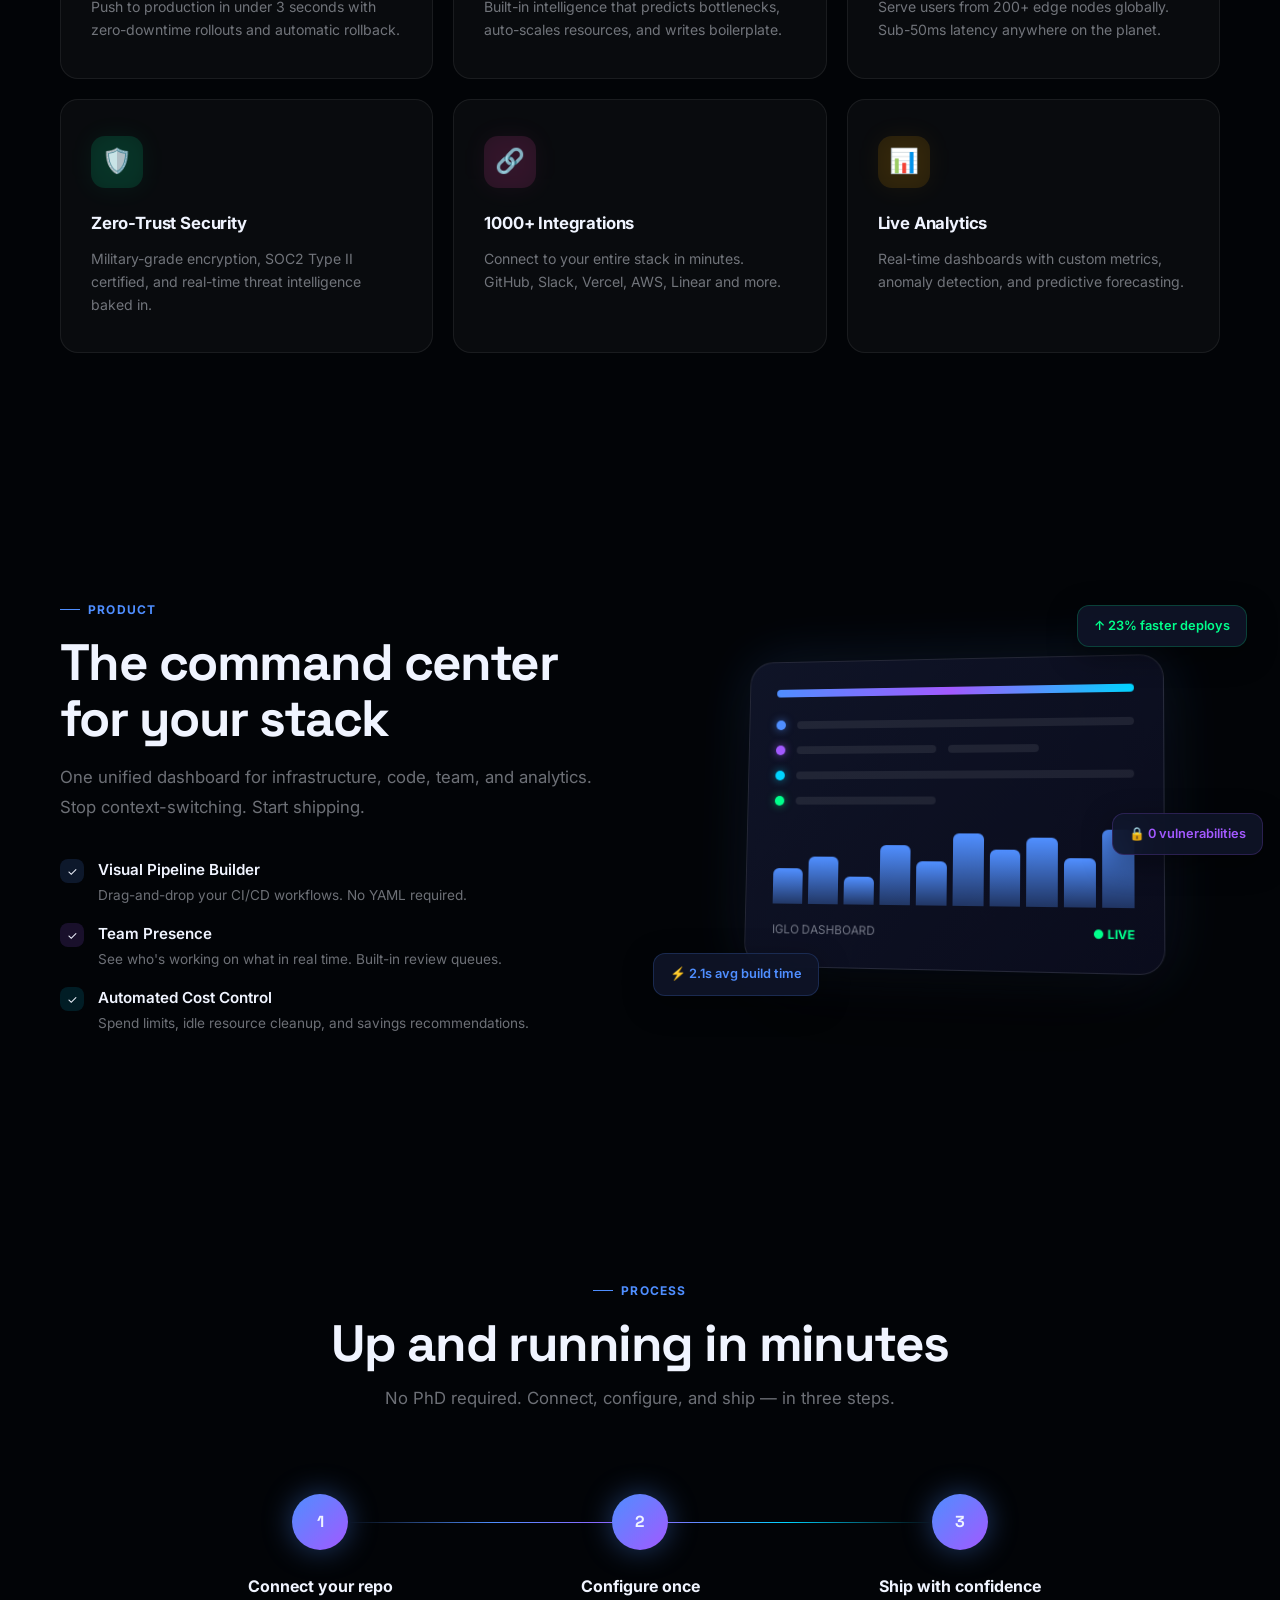
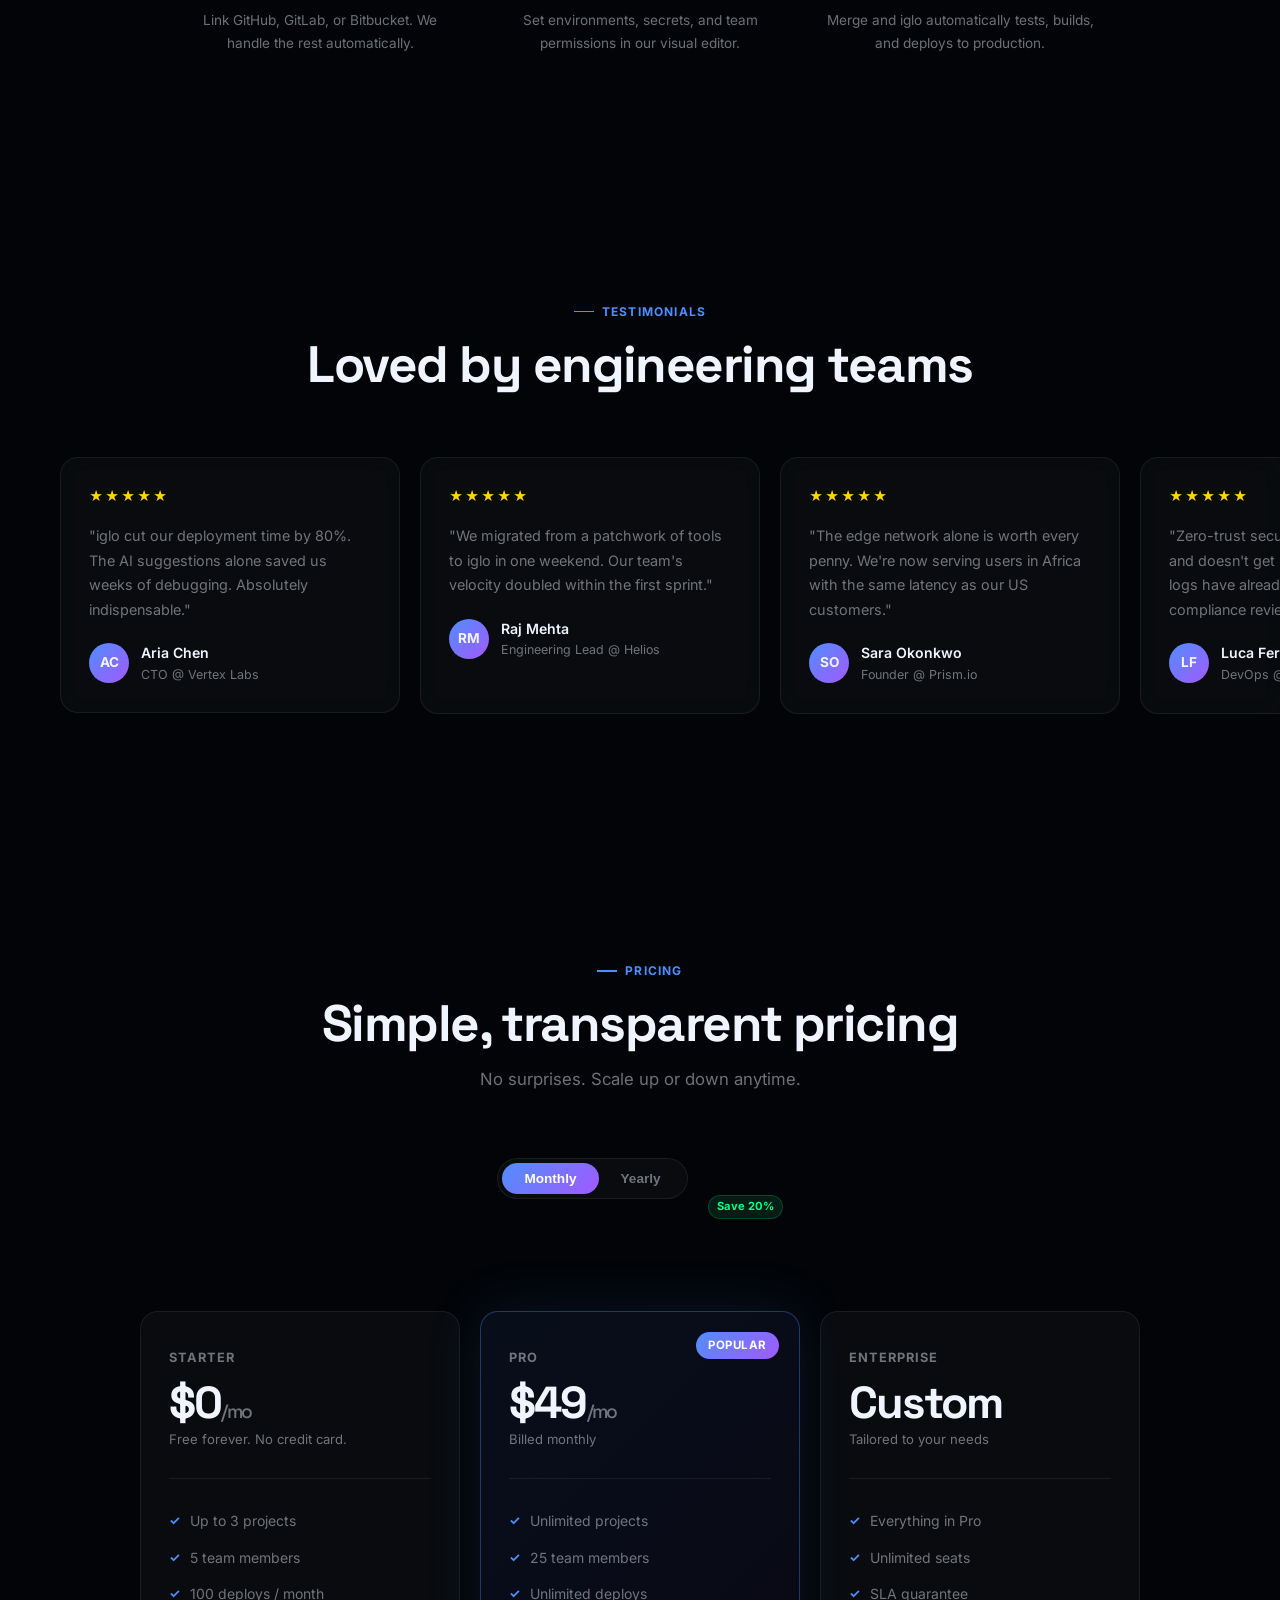
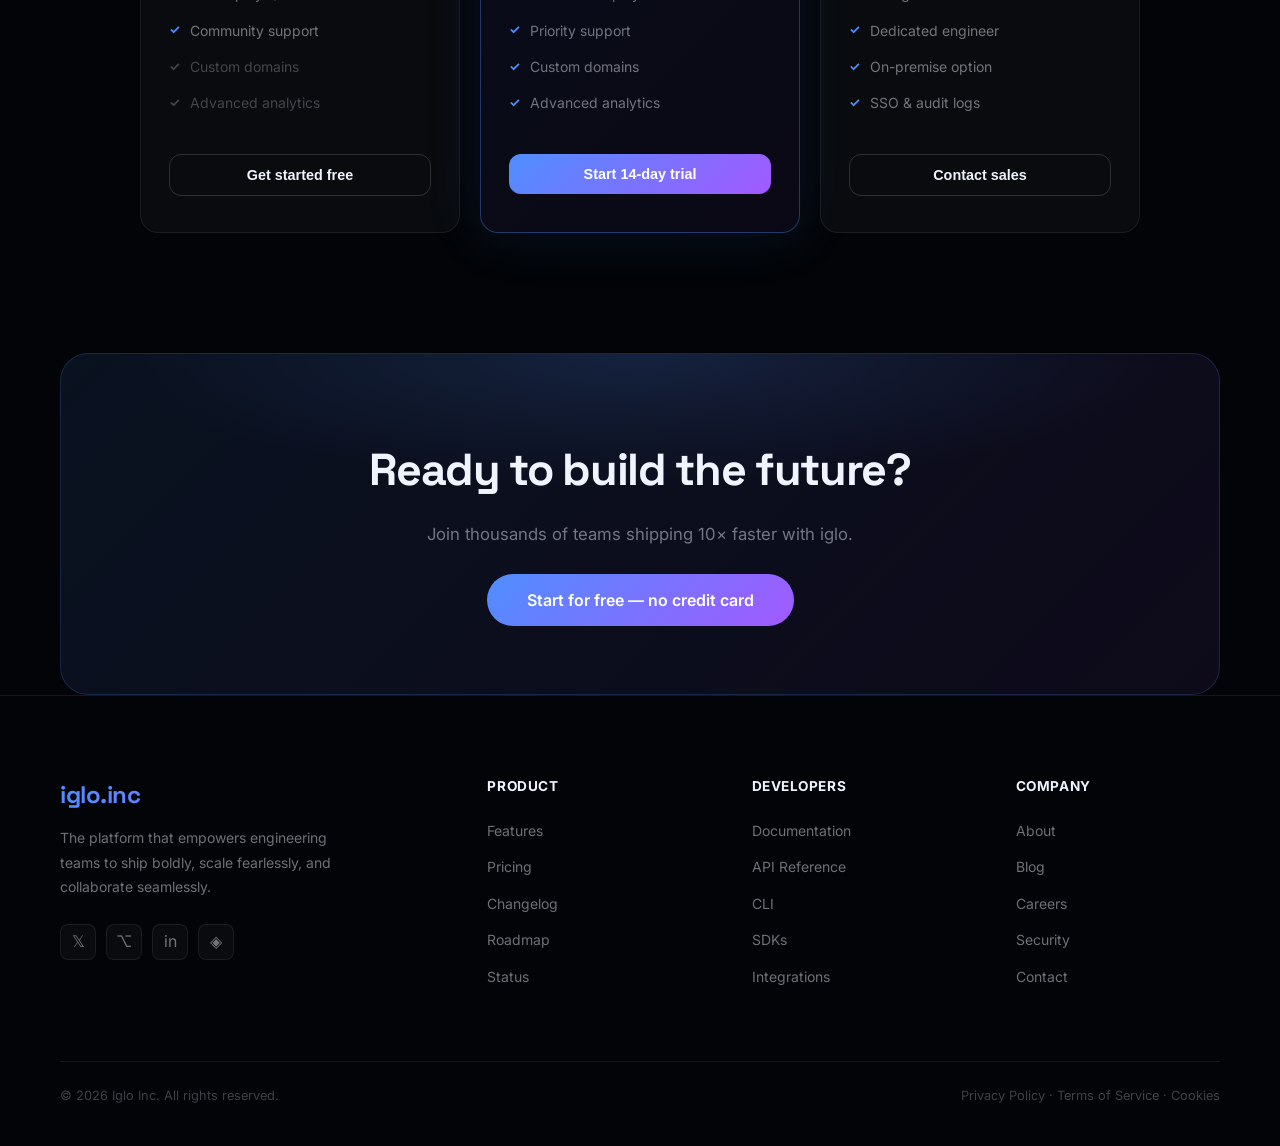
<file: iglo/index.html>
<!DOCTYPE html>
<html lang="en">
<head>
  <meta charset="UTF-8" />
  <meta name="viewport" content="width=device-width, initial-scale=1.0" />
  <title>Iglo Inc — Shape the Future</title>
  <link rel="preconnect" href="https://fonts.googleapis.com" />
  <link rel="preconnect" href="https://fonts.gstatic.com" crossorigin />
  <link href="https://fonts.googleapis.com/css2?family=Inter:wght@300;400;500;600;700;800;900&family=Space+Grotesk:wght@300;400;500;600;700&display=swap" rel="stylesheet" />
  <style>
    *, *::before, *::after { box-sizing: border-box; margin: 0; padding: 0; }

    :root {
      --bg: #020407;
      --surface: rgba(255,255,255,0.03);
      --surface-hover: rgba(255,255,255,0.06);
      --border: rgba(255,255,255,0.07);
      --border-hover: rgba(255,255,255,0.15);
      --text: #f0f4ff;
      --text-muted: rgba(240,244,255,0.45);
      --text-dim: rgba(240,244,255,0.25);
      --accent: #4f8eff;
      --accent2: #a259ff;
      --accent3: #00d4ff;
      --glow: rgba(79,142,255,0.25);
      --glow2: rgba(162,89,255,0.2);
      --radius: 18px;
      --radius-sm: 10px;
    }

    html { scroll-behavior: smooth; }

    body {
      font-family: 'Inter', sans-serif;
      background: var(--bg);
      color: var(--text);
      overflow-x: hidden;
      line-height: 1.6;
    }

    /* ── SCROLLBAR ── */
    ::-webkit-scrollbar { width: 4px; }
    ::-webkit-scrollbar-track { background: transparent; }
    ::-webkit-scrollbar-thumb { background: rgba(79,142,255,0.4); border-radius: 99px; }

    /* ── CURSOR ── */
    .cursor {
      width: 12px; height: 12px;
      background: var(--accent);
      border-radius: 50%;
      position: fixed;
      pointer-events: none;
      z-index: 9999;
      transition: transform 0.15s ease, opacity 0.2s;
      mix-blend-mode: screen;
    }
    .cursor-ring {
      width: 38px; height: 38px;
      border: 1.5px solid rgba(79,142,255,0.5);
      border-radius: 50%;
      position: fixed;
      pointer-events: none;
      z-index: 9998;
      transition: transform 0.35s ease, width 0.25s, height 0.25s, border-color 0.25s;
    }
    body:has(.cursor-ring) { cursor: none; }

    /* ── NAV ── */
    nav {
      position: fixed; top: 0; left: 0; right: 0; z-index: 100;
      padding: 20px 60px;
      display: flex; align-items: center; justify-content: space-between;
      backdrop-filter: blur(20px) saturate(1.4);
      background: rgba(2,4,7,0.7);
      border-bottom: 1px solid var(--border);
      transition: padding 0.3s;
    }
    nav.scrolled { padding: 14px 60px; }

    .nav-logo {
      font-family: 'Space Grotesk', sans-serif;
      font-weight: 700;
      font-size: 1.35rem;
      letter-spacing: -0.02em;
      background: linear-gradient(135deg, var(--accent), var(--accent2));
      -webkit-background-clip: text;
      -webkit-text-fill-color: transparent;
      background-clip: text;
    }

    .nav-links {
      display: flex; align-items: center; gap: 36px;
      list-style: none;
    }
    .nav-links a {
      color: var(--text-muted);
      text-decoration: none;
      font-size: 0.875rem;
      font-weight: 500;
      letter-spacing: 0.01em;
      transition: color 0.2s;
    }
    .nav-links a:hover { color: var(--text); }

    .nav-cta {
      padding: 9px 22px;
      background: linear-gradient(135deg, var(--accent), var(--accent2));
      border: none;
      border-radius: 99px;
      color: #fff;
      font-size: 0.85rem;
      font-weight: 600;
      cursor: pointer;
      transition: opacity 0.2s, transform 0.2s, box-shadow 0.2s;
      text-decoration: none;
    }
    .nav-cta:hover {
      opacity: 0.9;
      transform: translateY(-1px);
      box-shadow: 0 8px 30px rgba(79,142,255,0.35);
    }

    /* ── HERO ── */
    .hero {
      min-height: 100vh;
      display: flex;
      flex-direction: column;
      align-items: center;
      justify-content: center;
      text-align: center;
      padding: 140px 24px 80px;
      position: relative;
      overflow: hidden;
    }

    /* animated mesh gradient bg */
    .hero-bg {
      position: absolute; inset: 0; z-index: 0;
      background: radial-gradient(ellipse 80% 60% at 50% -10%, rgba(79,142,255,0.18) 0%, transparent 65%),
                  radial-gradient(ellipse 60% 50% at 80% 80%, rgba(162,89,255,0.12) 0%, transparent 65%),
                  radial-gradient(ellipse 50% 40% at 10% 70%, rgba(0,212,255,0.09) 0%, transparent 65%);
      animation: bgShift 12s ease-in-out infinite alternate;
    }
    @keyframes bgShift {
      from { transform: scale(1) rotate(0deg); }
      to   { transform: scale(1.05) rotate(1.5deg); }
    }

    /* grid lines */
    .hero-grid {
      position: absolute; inset: 0; z-index: 0;
      background-image:
        linear-gradient(rgba(255,255,255,0.025) 1px, transparent 1px),
        linear-gradient(90deg, rgba(255,255,255,0.025) 1px, transparent 1px);
      background-size: 60px 60px;
      mask-image: radial-gradient(ellipse 80% 80% at 50% 50%, black 0%, transparent 75%);
    }

    .hero-content { position: relative; z-index: 2; max-width: 900px; }

    .hero-badge {
      display: inline-flex; align-items: center; gap: 8px;
      padding: 6px 16px 6px 10px;
      background: rgba(79,142,255,0.1);
      border: 1px solid rgba(79,142,255,0.25);
      border-radius: 99px;
      font-size: 0.78rem;
      font-weight: 600;
      letter-spacing: 0.04em;
      color: var(--accent);
      margin-bottom: 32px;
      text-transform: uppercase;
    }
    .hero-badge-dot {
      width: 6px; height: 6px;
      background: var(--accent);
      border-radius: 50%;
      animation: pulse 2s ease-in-out infinite;
    }
    @keyframes pulse {
      0%, 100% { box-shadow: 0 0 0 0 rgba(79,142,255,0.5); }
      50%       { box-shadow: 0 0 0 6px rgba(79,142,255,0); }
    }

    h1 {
      font-family: 'Space Grotesk', sans-serif;
      font-size: clamp(3rem, 7vw, 5.5rem);
      font-weight: 800;
      line-height: 1.05;
      letter-spacing: -0.03em;
      margin-bottom: 24px;
    }
    .hero-title-line { display: block; }
    .gradient-text {
      background: linear-gradient(135deg, var(--accent) 0%, var(--accent2) 50%, var(--accent3) 100%);
      -webkit-background-clip: text;
      -webkit-text-fill-color: transparent;
      background-clip: text;
      background-size: 200% auto;
      animation: textShimmer 4s linear infinite;
    }
    @keyframes textShimmer {
      0%   { background-position: 0% center; }
      100% { background-position: 200% center; }
    }

    .hero-sub {
      font-size: clamp(1rem, 2vw, 1.2rem);
      color: var(--text-muted);
      max-width: 560px;
      margin: 0 auto 48px;
      font-weight: 400;
      line-height: 1.7;
    }

    .hero-actions {
      display: flex; align-items: center; justify-content: center;
      gap: 14px; flex-wrap: wrap;
    }

    .btn-primary {
      padding: 14px 34px;
      background: linear-gradient(135deg, var(--accent), var(--accent2));
      border: none; border-radius: 99px;
      color: #fff; font-size: 0.95rem; font-weight: 600;
      cursor: pointer; text-decoration: none;
      transition: transform 0.2s, box-shadow 0.2s, opacity 0.2s;
      position: relative; overflow: hidden;
    }
    .btn-primary::after {
      content: '';
      position: absolute; inset: 0;
      background: linear-gradient(135deg, rgba(255,255,255,0.2), transparent);
      opacity: 0; transition: opacity 0.2s;
    }
    .btn-primary:hover { transform: translateY(-2px); box-shadow: 0 12px 40px rgba(79,142,255,0.4); }
    .btn-primary:hover::after { opacity: 1; }

    .btn-ghost {
      padding: 14px 34px;
      background: transparent;
      border: 1px solid var(--border-hover);
      border-radius: 99px;
      color: var(--text);
      font-size: 0.95rem; font-weight: 500;
      cursor: pointer; text-decoration: none;
      transition: background 0.2s, border-color 0.2s, transform 0.2s;
      display: flex; align-items: center; gap: 8px;
    }
    .btn-ghost:hover {
      background: var(--surface-hover);
      border-color: rgba(255,255,255,0.25);
      transform: translateY(-2px);
    }

    /* scroll indicator */
    .scroll-indicator {
      position: absolute; bottom: 32px; left: 50%; transform: translateX(-50%);
      display: flex; flex-direction: column; align-items: center; gap: 8px;
      color: var(--text-dim); font-size: 0.75rem; letter-spacing: 0.08em;
      animation: fadeInUp 1s 1.5s both;
    }
    .scroll-mouse {
      width: 22px; height: 34px;
      border: 1.5px solid rgba(255,255,255,0.2);
      border-radius: 99px;
      position: relative;
    }
    .scroll-mouse::after {
      content: '';
      position: absolute;
      top: 5px; left: 50%; transform: translateX(-50%);
      width: 3px; height: 7px;
      background: rgba(255,255,255,0.4);
      border-radius: 99px;
      animation: scrollDot 1.8s ease-in-out infinite;
    }
    @keyframes scrollDot {
      0%   { top: 5px; opacity: 1; }
      80%  { top: 18px; opacity: 0; }
      100% { top: 5px; opacity: 0; }
    }

    /* ── FLOATING 3D ORBS ── */
    .orb {
      position: absolute;
      border-radius: 50%;
      filter: blur(60px);
      pointer-events: none;
      z-index: 1;
    }
    .orb-1 {
      width: 500px; height: 500px;
      background: radial-gradient(circle, rgba(79,142,255,0.2), transparent 70%);
      top: -100px; right: -100px;
      animation: floatOrb1 15s ease-in-out infinite;
    }
    .orb-2 {
      width: 400px; height: 400px;
      background: radial-gradient(circle, rgba(162,89,255,0.15), transparent 70%);
      bottom: -80px; left: -80px;
      animation: floatOrb2 18s ease-in-out infinite;
    }
    .orb-3 {
      width: 250px; height: 250px;
      background: radial-gradient(circle, rgba(0,212,255,0.12), transparent 70%);
      top: 40%; left: 30%;
      animation: floatOrb3 12s ease-in-out infinite;
    }
    @keyframes floatOrb1 {
      0%,100% { transform: translate(0,0) scale(1); }
      33%     { transform: translate(-40px, 30px) scale(1.05); }
      66%     { transform: translate(20px, -20px) scale(0.95); }
    }
    @keyframes floatOrb2 {
      0%,100% { transform: translate(0,0) scale(1); }
      33%     { transform: translate(30px,-40px) scale(1.08); }
      66%     { transform: translate(-25px,20px) scale(0.92); }
    }
    @keyframes floatOrb3 {
      0%,100% { transform: translate(0,0) scale(1); }
      50%     { transform: translate(20px,-30px) scale(1.1); }
    }

    /* ── STATS BAR ── */
    .stats-bar {
      padding: 32px 60px;
      border-top: 1px solid var(--border);
      border-bottom: 1px solid var(--border);
      display: grid;
      grid-template-columns: repeat(4, 1fr);
      gap: 0;
      position: relative;
      overflow: hidden;
    }
    .stats-bar::before {
      content: '';
      position: absolute; inset: 0;
      background: linear-gradient(90deg, transparent 0%, rgba(79,142,255,0.05) 50%, transparent 100%);
      animation: sweep 4s linear infinite;
    }
    @keyframes sweep {
      from { transform: translateX(-100%); }
      to   { transform: translateX(100%); }
    }
    .stat-item {
      text-align: center;
      padding: 16px 0;
      border-right: 1px solid var(--border);
      position: relative; z-index: 1;
    }
    .stat-item:last-child { border-right: none; }
    .stat-num {
      font-family: 'Space Grotesk', sans-serif;
      font-size: 2.4rem; font-weight: 800;
      letter-spacing: -0.03em;
      background: linear-gradient(135deg, var(--accent), var(--accent2));
      -webkit-background-clip: text;
      -webkit-text-fill-color: transparent;
      background-clip: text;
    }
    .stat-label {
      font-size: 0.8rem; color: var(--text-muted);
      font-weight: 500; letter-spacing: 0.05em;
      text-transform: uppercase; margin-top: 4px;
    }

    /* ── SECTIONS ── */
    section { padding: 120px 60px; position: relative; }

    .section-tag {
      display: inline-flex; align-items: center; gap: 8px;
      font-size: 0.75rem; font-weight: 700;
      letter-spacing: 0.1em; text-transform: uppercase;
      color: var(--accent); margin-bottom: 16px;
    }
    .section-tag::before {
      content: '';
      width: 20px; height: 1.5px;
      background: var(--accent);
    }

    .section-title {
      font-family: 'Space Grotesk', sans-serif;
      font-size: clamp(2rem, 4vw, 3.2rem);
      font-weight: 700;
      letter-spacing: -0.03em;
      line-height: 1.1;
      margin-bottom: 16px;
    }
    .section-desc {
      font-size: 1.05rem;
      color: var(--text-muted);
      max-width: 540px;
      line-height: 1.75;
    }

    /* ── FEATURES ── */
    .features { background: transparent; }

    .features-header {
      display: grid; grid-template-columns: 1fr 1fr;
      gap: 60px; align-items: end;
      margin-bottom: 72px;
    }

    .features-grid {
      display: grid;
      grid-template-columns: repeat(3, 1fr);
      gap: 20px;
    }

    .feature-card {
      padding: 36px 30px;
      background: var(--surface);
      border: 1px solid var(--border);
      border-radius: var(--radius);
      position: relative;
      overflow: hidden;
      transition: transform 0.3s ease, border-color 0.3s, background 0.3s, box-shadow 0.3s;
      cursor: default;
    }
    .feature-card::before {
      content: '';
      position: absolute; top: 0; left: 0; right: 0;
      height: 1px;
      background: linear-gradient(90deg, transparent, var(--accent), transparent);
      opacity: 0;
      transition: opacity 0.4s;
    }
    .feature-card:hover {
      transform: translateY(-6px);
      border-color: rgba(79,142,255,0.2);
      background: rgba(79,142,255,0.04);
      box-shadow: 0 20px 60px rgba(79,142,255,0.1);
    }
    .feature-card:hover::before { opacity: 1; }

    .feature-icon {
      width: 52px; height: 52px;
      border-radius: 14px;
      display: flex; align-items: center; justify-content: center;
      margin-bottom: 22px;
      font-size: 1.5rem;
      position: relative;
    }
    .feature-icon::after {
      content: '';
      position: absolute; inset: 0;
      border-radius: inherit;
      background: inherit;
      filter: blur(12px);
      opacity: 0.5;
      z-index: -1;
    }

    .fi-blue  { background: rgba(79,142,255,0.15); }
    .fi-purple{ background: rgba(162,89,255,0.15); }
    .fi-cyan  { background: rgba(0,212,255,0.12);  }
    .fi-green { background: rgba(0,255,163,0.12);  }
    .fi-pink  { background: rgba(255,72,177,0.12); }
    .fi-amber { background: rgba(255,168,0,0.12);  }

    .feature-title {
      font-weight: 700; font-size: 1.05rem;
      margin-bottom: 10px; letter-spacing: -0.01em;
    }
    .feature-desc { font-size: 0.88rem; color: var(--text-muted); line-height: 1.65; }

    /* ── PRODUCT SHOWCASE ── */
    .showcase {
      background: transparent;
      display: grid;
      grid-template-columns: 1fr 1fr;
      gap: 80px;
      align-items: center;
    }

    .showcase-visual {
      position: relative;
      height: 520px;
    }

    /* 3D card scene */
    .scene {
      width: 100%; height: 100%;
      perspective: 1000px;
      position: relative;
    }
    .card-3d {
      position: absolute;
      border-radius: 24px;
      padding: 28px;
      backdrop-filter: blur(20px);
      border: 1px solid rgba(255,255,255,0.1);
      transition: transform 0.6s ease;
    }
    .card-3d-main {
      width: 78%; left: 50%; top: 50%;
      transform: translate(-50%,-50%) rotateY(-8deg) rotateX(4deg);
      background: linear-gradient(135deg, rgba(15,20,40,0.95), rgba(10,12,30,0.9));
      box-shadow: 0 40px 100px rgba(0,0,0,0.6), 0 0 60px rgba(79,142,255,0.15);
    }
    .card-3d-main:hover { transform: translate(-50%,-50%) rotateY(0deg) rotateX(0deg); }

    .card-inner-bar {
      height: 8px; border-radius: 99px;
      background: linear-gradient(90deg, var(--accent), var(--accent2), var(--accent3));
      margin-bottom: 24px;
    }
    .card-inner-row {
      display: flex; align-items: center; gap: 12px;
      margin-bottom: 16px;
    }
    .card-dot {
      width: 10px; height: 10px;
      border-radius: 50%;
      flex-shrink: 0;
    }
    .card-line {
      height: 8px; border-radius: 99px;
      background: rgba(255,255,255,0.08);
    }
    .card-line-full { flex: 1; }
    .card-line-half { width: 40%; }
    .card-line-sm   { width: 25%; }

    .card-chart {
      margin-top: 20px;
      height: 80px;
      display: flex; align-items: flex-end; gap: 6px;
    }
    .chart-bar {
      flex: 1; border-radius: 6px 6px 0 0;
      background: linear-gradient(180deg, var(--accent), rgba(79,142,255,0.3));
      transition: height 1s ease;
    }

    /* floating chips */
    .float-chip {
      position: absolute;
      padding: 10px 16px;
      background: rgba(15,20,40,0.9);
      backdrop-filter: blur(16px);
      border: 1px solid rgba(255,255,255,0.1);
      border-radius: 12px;
      font-size: 0.8rem; font-weight: 600;
      white-space: nowrap;
      box-shadow: 0 8px 30px rgba(0,0,0,0.4);
    }
    .float-chip-1 { top: 10%; right: -5%; animation: float 6s ease-in-out infinite; }
    .float-chip-2 { bottom: 15%; left: -5%; animation: float 7s ease-in-out infinite 1s; }
    .float-chip-3 { top: 50%; right: -8%; animation: float 5s ease-in-out infinite 0.5s; }
    @keyframes float {
      0%,100% { transform: translateY(0px); }
      50%      { transform: translateY(-10px); }
    }
    .chip-green { color: #00ff8c; border-color: rgba(0,255,140,0.2); }
    .chip-blue  { color: var(--accent); border-color: rgba(79,142,255,0.2); }
    .chip-purple{ color: var(--accent2); border-color: rgba(162,89,255,0.2); }

    /* ── HOW IT WORKS ── */
    .steps-section { text-align: center; }
    .steps-section .section-title { margin: 0 auto 12px; }
    .steps-section .section-desc  { margin: 0 auto 80px; }

    .steps-container {
      display: flex; align-items: flex-start;
      justify-content: center; gap: 0;
      position: relative; max-width: 960px; margin: 0 auto;
    }
    .steps-container::before {
      content: '';
      position: absolute;
      top: 28px; left: calc(16.666% + 28px); right: calc(16.666% + 28px);
      height: 1px;
      background: linear-gradient(90deg, transparent, var(--accent), var(--accent2), var(--accent3), transparent);
    }

    .step {
      flex: 1; display: flex; flex-direction: column; align-items: center;
      padding: 0 20px; text-align: center;
    }
    .step-num {
      width: 56px; height: 56px;
      border-radius: 50%;
      background: linear-gradient(135deg, var(--accent), var(--accent2));
      display: flex; align-items: center; justify-content: center;
      font-family: 'Space Grotesk', sans-serif;
      font-weight: 800; font-size: 1rem;
      margin-bottom: 24px; position: relative; z-index: 1;
      box-shadow: 0 0 30px rgba(79,142,255,0.4);
    }
    .step-title { font-weight: 700; font-size: 1rem; margin-bottom: 10px; }
    .step-desc  { font-size: 0.85rem; color: var(--text-muted); line-height: 1.65; }

    /* ── TESTIMONIALS ── */
    .testimonials { overflow: hidden; }
    .testimonials-header {
      text-align: center; margin-bottom: 64px;
    }

    .testimonials-track {
      display: flex; gap: 20px;
      animation: marquee 35s linear infinite;
      width: max-content;
    }
    .testimonials-track:hover { animation-play-state: paused; }

    @keyframes marquee {
      from { transform: translateX(0); }
      to   { transform: translateX(-50%); }
    }

    .testimonial-card {
      width: 340px; flex-shrink: 0;
      padding: 28px;
      background: var(--surface);
      border: 1px solid var(--border);
      border-radius: var(--radius);
      backdrop-filter: blur(12px);
      transition: border-color 0.3s;
    }
    .testimonial-card:hover { border-color: rgba(79,142,255,0.25); }

    .stars {
      color: #ffd700; font-size: 0.85rem;
      letter-spacing: 2px; margin-bottom: 16px;
    }
    .testimonial-text {
      font-size: 0.9rem; color: var(--text-muted);
      line-height: 1.7; margin-bottom: 20px;
    }
    .testimonial-author {
      display: flex; align-items: center; gap: 12px;
    }
    .author-avatar {
      width: 40px; height: 40px; border-radius: 50%;
      background: linear-gradient(135deg, var(--accent), var(--accent2));
      display: flex; align-items: center; justify-content: center;
      font-size: 0.85rem; font-weight: 700; flex-shrink: 0;
    }
    .author-name { font-weight: 600; font-size: 0.88rem; }
    .author-role { font-size: 0.78rem; color: var(--text-muted); }

    /* ── PRICING ── */
    .pricing { text-align: center; }
    .pricing .section-title { margin: 0 auto 12px; }
    .pricing .section-desc  { margin: 0 auto 64px; }

    .pricing-toggle {
      display: inline-flex; align-items: center;
      background: var(--surface);
      border: 1px solid var(--border);
      border-radius: 99px; padding: 4px; margin-bottom: 56px;
      gap: 0;
    }
    .toggle-btn {
      padding: 8px 22px; border-radius: 99px;
      font-size: 0.85rem; font-weight: 600;
      cursor: pointer; border: none; background: transparent;
      color: var(--text-muted); transition: all 0.2s;
    }
    .toggle-btn.active {
      background: linear-gradient(135deg, var(--accent), var(--accent2));
      color: #fff;
    }
    .toggle-save {
      font-size: 0.7rem; font-weight: 700;
      color: #00ff8c;
      background: rgba(0,255,140,0.1);
      border: 1px solid rgba(0,255,140,0.2);
      border-radius: 99px; padding: 2px 8px;
      margin-left: 8px;
    }

    .pricing-cards {
      display: grid; grid-template-columns: repeat(3,1fr);
      gap: 20px; max-width: 1000px; margin: 0 auto;
    }

    .pricing-card {
      padding: 36px 28px;
      background: var(--surface);
      border: 1px solid var(--border);
      border-radius: var(--radius);
      text-align: left;
      position: relative; overflow: hidden;
      transition: transform 0.3s, box-shadow 0.3s;
    }
    .pricing-card:hover {
      transform: translateY(-4px);
      box-shadow: 0 20px 60px rgba(0,0,0,0.3);
    }
    .pricing-card.popular {
      background: linear-gradient(135deg, rgba(79,142,255,0.08), rgba(162,89,255,0.06));
      border-color: rgba(79,142,255,0.35);
      box-shadow: 0 0 60px rgba(79,142,255,0.12);
    }
    .popular-badge {
      position: absolute; top: 20px; right: 20px;
      padding: 4px 12px;
      background: linear-gradient(135deg, var(--accent), var(--accent2));
      border-radius: 99px;
      font-size: 0.72rem; font-weight: 700;
      color: #fff; letter-spacing: 0.05em;
    }

    .plan-name {
      font-size: 0.8rem; font-weight: 700;
      letter-spacing: 0.08em; text-transform: uppercase;
      color: var(--text-muted); margin-bottom: 12px;
    }
    .plan-price {
      font-family: 'Space Grotesk', sans-serif;
      font-size: 2.8rem; font-weight: 800;
      letter-spacing: -0.04em; line-height: 1;
      margin-bottom: 4px;
    }
    .plan-price span { font-size: 1.2rem; font-weight: 500; color: var(--text-muted); }
    .plan-period {
      font-size: 0.82rem; color: var(--text-muted);
      margin-bottom: 28px;
    }
    .plan-divider {
      height: 1px; background: var(--border); margin-bottom: 24px;
    }
    .plan-features { list-style: none; margin-bottom: 32px; }
    .plan-features li {
      font-size: 0.875rem; color: var(--text-muted);
      padding: 7px 0;
      display: flex; align-items: center; gap: 10px;
    }
    .plan-features li::before {
      content: '✓';
      color: var(--accent);
      font-weight: 700; font-size: 0.8rem;
      flex-shrink: 0;
    }
    .plan-features li.dim { color: var(--text-dim); }
    .plan-features li.dim::before { color: var(--text-dim); }

    .btn-plan {
      width: 100%;
      padding: 12px;
      border-radius: 12px;
      font-size: 0.9rem; font-weight: 600;
      cursor: pointer; border: none;
      transition: transform 0.2s, box-shadow 0.2s;
    }
    .btn-plan-outline {
      background: transparent;
      border: 1px solid var(--border-hover);
      color: var(--text);
    }
    .btn-plan-outline:hover { background: var(--surface-hover); transform: translateY(-1px); }
    .btn-plan-fill {
      background: linear-gradient(135deg, var(--accent), var(--accent2));
      color: #fff;
    }
    .btn-plan-fill:hover { transform: translateY(-2px); box-shadow: 0 10px 30px rgba(79,142,255,0.35); }

    /* ── CTA BAND ── */
    .cta-band {
      margin: 0 60px;
      padding: 80px 80px;
      background: linear-gradient(135deg, rgba(79,142,255,0.1), rgba(162,89,255,0.08));
      border: 1px solid rgba(79,142,255,0.2);
      border-radius: 28px;
      text-align: center;
      position: relative; overflow: hidden;
    }
    .cta-band::before {
      content: '';
      position: absolute; inset: 0;
      background: radial-gradient(ellipse 70% 60% at 50% 0%, rgba(79,142,255,0.15), transparent 65%);
    }
    .cta-band-content { position: relative; z-index: 1; }
    .cta-band h2 {
      font-family: 'Space Grotesk', sans-serif;
      font-size: clamp(1.8rem, 3.5vw, 3rem);
      font-weight: 800;
      letter-spacing: -0.03em;
      margin-bottom: 16px;
    }
    .cta-band p {
      font-size: 1.05rem; color: var(--text-muted);
      margin-bottom: 40px;
    }
    .cta-band .btn-primary { font-size: 1rem; padding: 16px 40px; }

    /* ── FOOTER ── */
    footer {
      padding: 80px 60px 40px;
      border-top: 1px solid var(--border);
    }
    .footer-top {
      display: grid;
      grid-template-columns: 1.8fr 1fr 1fr 1fr;
      gap: 60px; margin-bottom: 60px;
    }
    .footer-brand p {
      font-size: 0.875rem; color: var(--text-muted);
      line-height: 1.75; margin: 12px 0 24px;
      max-width: 280px;
    }
    .footer-social {
      display: flex; gap: 10px;
    }
    .social-btn {
      width: 36px; height: 36px;
      background: var(--surface);
      border: 1px solid var(--border);
      border-radius: 8px;
      display: flex; align-items: center; justify-content: center;
      cursor: pointer; text-decoration: none;
      font-size: 1rem; color: var(--text-muted);
      transition: background 0.2s, border-color 0.2s, color 0.2s;
    }
    .social-btn:hover {
      background: var(--surface-hover);
      border-color: var(--border-hover);
      color: var(--text);
    }
    .footer-col h4 {
      font-weight: 700; font-size: 0.85rem;
      letter-spacing: 0.04em; text-transform: uppercase;
      color: var(--text); margin-bottom: 20px;
    }
    .footer-col ul { list-style: none; }
    .footer-col li { margin-bottom: 11px; }
    .footer-col a {
      font-size: 0.875rem; color: var(--text-muted);
      text-decoration: none; transition: color 0.2s;
    }
    .footer-col a:hover { color: var(--text); }

    .footer-bottom {
      display: flex; align-items: center; justify-content: space-between;
      padding-top: 24px;
      border-top: 1px solid var(--border);
      font-size: 0.8rem; color: var(--text-dim);
    }

    /* ── REVEAL ANIMATIONS ── */
    .reveal {
      opacity: 0; transform: translateY(30px);
      transition: opacity 0.7s ease, transform 0.7s ease;
    }
    .reveal.visible {
      opacity: 1; transform: translateY(0);
    }
    .reveal-left  { opacity: 0; transform: translateX(-40px); transition: opacity 0.7s ease, transform 0.7s ease; }
    .reveal-right { opacity: 0; transform: translateX(40px);  transition: opacity 0.7s ease, transform 0.7s ease; }
    .reveal-left.visible, .reveal-right.visible { opacity: 1; transform: translateX(0); }

    .delay-1 { transition-delay: 0.1s; }
    .delay-2 { transition-delay: 0.2s; }
    .delay-3 { transition-delay: 0.3s; }
    .delay-4 { transition-delay: 0.4s; }
    .delay-5 { transition-delay: 0.5s; }

    @keyframes fadeInUp {
      from { opacity: 0; transform: translateY(20px); }
      to   { opacity: 1; transform: translateY(0); }
    }

    /* ── RESPONSIVE ── */
    @media (max-width: 1024px) {
      nav { padding: 18px 30px; }
      section { padding: 80px 30px; }
      .features-header { grid-template-columns: 1fr; gap: 20px; }
      .features-grid { grid-template-columns: repeat(2,1fr); }
      .showcase { grid-template-columns: 1fr; gap: 60px; }
      .showcase-visual { height: 400px; }
      .pricing-cards { grid-template-columns: 1fr; max-width: 400px; }
      .footer-top { grid-template-columns: 1fr 1fr; gap: 40px; }
      .stats-bar { grid-template-columns: repeat(2,1fr); padding: 24px 30px; }
      .stat-item:nth-child(2) { border-right: none; }
      .stat-item:nth-child(3) { border-right: 1px solid var(--border); border-top: 1px solid var(--border); }
      .stat-item:nth-child(4) { border-right: none; border-top: 1px solid var(--border); }
      .cta-band { margin: 0 30px; padding: 60px 40px; }
    }

    @media (max-width: 768px) {
      nav .nav-links { display: none; }
      nav { padding: 16px 20px; }
      .features-grid { grid-template-columns: 1fr; }
      .steps-container { flex-direction: column; align-items: center; gap: 40px; }
      .steps-container::before { display: none; }
      .footer-top { grid-template-columns: 1fr; }
      .footer-bottom { flex-direction: column; gap: 10px; text-align: center; }
      section { padding: 60px 20px; }
      .cta-band { margin: 0 20px; padding: 50px 30px; }
    }
  </style>
</head>
<body>

<!-- CUSTOM CURSOR -->
<div class="cursor" id="cursor"></div>
<div class="cursor-ring" id="cursorRing"></div>

<!-- ── NAVIGATION ── -->
<nav id="navbar">
  <div class="nav-logo">iglo<span style="color:rgba(255,255,255,0.3)">.</span>inc</div>
  <ul class="nav-links">
    <li><a href="#features">Features</a></li>
    <li><a href="#product">Product</a></li>
    <li><a href="#how">How it works</a></li>
    <li><a href="#pricing">Pricing</a></li>
    <li><a href="#about">About</a></li>
  </ul>
  <a href="#pricing" class="nav-cta">Get Started</a>
</nav>

<!-- ── HERO ── -->
<section class="hero">
  <div class="hero-bg"></div>
  <div class="hero-grid"></div>
  <div class="orb orb-1"></div>
  <div class="orb orb-2"></div>
  <div class="orb orb-3"></div>

  <div class="hero-content">
    <div class="hero-badge">
      <span class="hero-badge-dot"></span>
      Now in Public Beta — Join 12,000+ Teams
    </div>
    <h1>
      <span class="hero-title-line">Build Beyond</span>
      <span class="hero-title-line gradient-text">Boundaries</span>
    </h1>
    <p class="hero-sub">
      The next-generation platform that turns your boldest ideas into reality.
      Ship faster, collaborate smarter, and scale infinitely.
    </p>
    <div class="hero-actions">
      <a href="#pricing" class="btn-primary">Start for free</a>
      <a href="#product" class="btn-ghost">
        <svg width="16" height="16" viewBox="0 0 16 16" fill="none">
          <circle cx="8" cy="8" r="7" stroke="currentColor" stroke-width="1.5"/>
          <polygon points="6.5,5 11.5,8 6.5,11" fill="currentColor"/>
        </svg>
        Watch demo
      </a>
    </div>
  </div>

  <div class="scroll-indicator">
    <div class="scroll-mouse"></div>
    SCROLL
  </div>
</section>

<!-- ── STATS ── -->
<div class="stats-bar">
  <div class="stat-item reveal delay-1">
    <div class="stat-num" data-count="99.9">0</div>
    <div class="stat-label">Uptime SLA</div>
  </div>
  <div class="stat-item reveal delay-2">
    <div class="stat-num" data-count="2.4">0</div>
    <div class="stat-label">Avg Deploy Time (s)</div>
  </div>
  <div class="stat-item reveal delay-3">
    <div class="stat-num" data-count="500">0</div>
    <div class="stat-label">Enterprise Clients</div>
  </div>
  <div class="stat-item reveal delay-4">
    <div class="stat-num" data-count="12">0</div>
    <div class="stat-label">Countries</div>
  </div>
</div>

<!-- ── FEATURES ── -->
<section id="features" class="features">
  <div class="features-header">
    <div>
      <div class="section-tag reveal">Platform</div>
      <h2 class="section-title reveal delay-1">Everything you need<br>to move fast</h2>
    </div>
    <p class="section-desc reveal delay-2">
      From infrastructure automation to real-time collaboration — iglo gives your team
      every advantage to outpace the competition.
    </p>
  </div>

  <div class="features-grid">
    <div class="feature-card reveal delay-1">
      <div class="feature-icon fi-blue">⚡</div>
      <div class="feature-title">Instant Deployments</div>
      <div class="feature-desc">Push to production in under 3 seconds with zero-downtime rollouts and automatic rollback.</div>
    </div>
    <div class="feature-card reveal delay-2">
      <div class="feature-icon fi-purple">🔮</div>
      <div class="feature-title">AI Co-Pilot</div>
      <div class="feature-desc">Built-in intelligence that predicts bottlenecks, auto-scales resources, and writes boilerplate.</div>
    </div>
    <div class="feature-card reveal delay-3">
      <div class="feature-icon fi-cyan">🌐</div>
      <div class="feature-title">Edge Network</div>
      <div class="feature-desc">Serve users from 200+ edge nodes globally. Sub-50ms latency anywhere on the planet.</div>
    </div>
    <div class="feature-card reveal delay-1">
      <div class="feature-icon fi-green">🛡️</div>
      <div class="feature-title">Zero-Trust Security</div>
      <div class="feature-desc">Military-grade encryption, SOC2 Type II certified, and real-time threat intelligence baked in.</div>
    </div>
    <div class="feature-card reveal delay-2">
      <div class="feature-icon fi-pink">🔗</div>
      <div class="feature-title">1000+ Integrations</div>
      <div class="feature-desc">Connect to your entire stack in minutes. GitHub, Slack, Vercel, AWS, Linear and more.</div>
    </div>
    <div class="feature-card reveal delay-3">
      <div class="feature-icon fi-amber">📊</div>
      <div class="feature-title">Live Analytics</div>
      <div class="feature-desc">Real-time dashboards with custom metrics, anomaly detection, and predictive forecasting.</div>
    </div>
  </div>
</section>

<!-- ── PRODUCT SHOWCASE ── -->
<section id="product" style="padding: 80px 60px; overflow: hidden;">
  <div class="showcase">
    <div>
      <div class="section-tag reveal-left">Product</div>
      <h2 class="section-title reveal-left delay-1">The command center<br>for your stack</h2>
      <p class="section-desc reveal-left delay-2" style="margin-bottom: 36px;">
        One unified dashboard for infrastructure, code, team, and analytics.
        Stop context-switching. Start shipping.
      </p>
      <ul style="list-style:none; display:flex; flex-direction:column; gap:16px;" class="reveal-left delay-3">
        <li style="display:flex; align-items:flex-start; gap:14px;">
          <div style="width:24px;height:24px;border-radius:8px;background:rgba(79,142,255,0.15);display:flex;align-items:center;justify-content:center;flex-shrink:0;margin-top:1px;">
            <span style="font-size:0.75rem;">✓</span>
          </div>
          <div>
            <div style="font-weight:600;margin-bottom:2px;font-size:0.95rem;">Visual Pipeline Builder</div>
            <div style="font-size:0.85rem;color:var(--text-muted);">Drag-and-drop your CI/CD workflows. No YAML required.</div>
          </div>
        </li>
        <li style="display:flex; align-items:flex-start; gap:14px;">
          <div style="width:24px;height:24px;border-radius:8px;background:rgba(162,89,255,0.15);display:flex;align-items:center;justify-content:center;flex-shrink:0;margin-top:1px;">
            <span style="font-size:0.75rem;">✓</span>
          </div>
          <div>
            <div style="font-weight:600;margin-bottom:2px;font-size:0.95rem;">Team Presence</div>
            <div style="font-size:0.85rem;color:var(--text-muted);">See who's working on what in real time. Built-in review queues.</div>
          </div>
        </li>
        <li style="display:flex; align-items:flex-start; gap:14px;">
          <div style="width:24px;height:24px;border-radius:8px;background:rgba(0,212,255,0.12);display:flex;align-items:center;justify-content:center;flex-shrink:0;margin-top:1px;">
            <span style="font-size:0.75rem;">✓</span>
          </div>
          <div>
            <div style="font-weight:600;margin-bottom:2px;font-size:0.95rem;">Automated Cost Control</div>
            <div style="font-size:0.85rem;color:var(--text-muted);">Spend limits, idle resource cleanup, and savings recommendations.</div>
          </div>
        </li>
      </ul>
    </div>

    <div class="showcase-visual reveal-right delay-2">
      <div class="scene">
        <div class="card-3d card-3d-main" id="card3d">
          <div class="card-inner-bar"></div>
          <div class="card-inner-row">
            <div class="card-dot" style="background:#4f8eff;box-shadow:0 0 8px rgba(79,142,255,0.6);"></div>
            <div class="card-line card-line-full"></div>
          </div>
          <div class="card-inner-row">
            <div class="card-dot" style="background:#a259ff;box-shadow:0 0 8px rgba(162,89,255,0.6);"></div>
            <div class="card-line card-line-half"></div>
            <div class="card-line card-line-sm"></div>
          </div>
          <div class="card-inner-row">
            <div class="card-dot" style="background:#00d4ff;box-shadow:0 0 8px rgba(0,212,255,0.5);"></div>
            <div class="card-line card-line-full"></div>
          </div>
          <div class="card-inner-row">
            <div class="card-dot" style="background:#00ff8c;box-shadow:0 0 8px rgba(0,255,140,0.5);"></div>
            <div class="card-line card-line-half"></div>
          </div>
          <div class="card-chart" id="chartBars">
            <!-- bars injected by JS -->
          </div>
          <div style="margin-top:16px;display:flex;align-items:center;justify-content:space-between;">
            <span style="font-size:0.75rem;color:var(--text-muted);">IGLO DASHBOARD</span>
            <span style="font-size:0.75rem;font-weight:700;color:#00ff8c;">● LIVE</span>
          </div>
        </div>

        <div class="float-chip float-chip-1 chip-green">
          ↑ 23% faster deploys
        </div>
        <div class="float-chip float-chip-2 chip-blue">
          ⚡ 2.1s avg build time
        </div>
        <div class="float-chip float-chip-3 chip-purple">
          🔒 0 vulnerabilities
        </div>
      </div>
    </div>
  </div>
</section>

<!-- ── HOW IT WORKS ── -->
<section id="how" class="steps-section">
  <div class="section-tag reveal" style="justify-content:center;">Process</div>
  <h2 class="section-title reveal delay-1">Up and running in minutes</h2>
  <p class="section-desc reveal delay-2">No PhD required. Connect, configure, and ship — in three steps.</p>

  <div class="steps-container">
    <div class="step reveal delay-1">
      <div class="step-num">1</div>
      <div class="step-title">Connect your repo</div>
      <div class="step-desc">Link GitHub, GitLab, or Bitbucket. We handle the rest automatically.</div>
    </div>
    <div class="step reveal delay-2">
      <div class="step-num">2</div>
      <div class="step-title">Configure once</div>
      <div class="step-desc">Set environments, secrets, and team permissions in our visual editor.</div>
    </div>
    <div class="step reveal delay-3">
      <div class="step-num">3</div>
      <div class="step-title">Ship with confidence</div>
      <div class="step-desc">Merge and iglo automatically tests, builds, and deploys to production.</div>
    </div>
  </div>
</section>

<!-- ── TESTIMONIALS ── -->
<section class="testimonials">
  <div class="testimonials-header">
    <div class="section-tag reveal" style="justify-content:center;">Testimonials</div>
    <h2 class="section-title reveal delay-1">Loved by engineering teams</h2>
  </div>
  <div style="overflow:hidden; margin: 0 -60px; padding: 0 60px;">
    <div class="testimonials-track" id="testimonialTrack">
      <!-- duplicated for seamless loop -->
    </div>
  </div>
</section>

<!-- ── PRICING ── -->
<section id="pricing" class="pricing">
  <div class="section-tag reveal" style="justify-content:center;">Pricing</div>
  <h2 class="section-title reveal delay-1">Simple, transparent pricing</h2>
  <p class="section-desc reveal delay-2">No surprises. Scale up or down anytime.</p>

  <div style="display:flex;align-items:center;justify-content:center;gap:12px;margin-bottom:56px;" class="reveal delay-3">
    <div class="pricing-toggle">
      <button class="toggle-btn active" id="toggleMonthly" onclick="setToggle('monthly')">Monthly</button>
      <button class="toggle-btn" id="toggleYearly" onclick="setToggle('yearly')">
        Yearly
      </button>
    </div>
    <span class="toggle-save">Save 20%</span>
  </div>

  <div class="pricing-cards">
    <div class="pricing-card reveal delay-1">
      <div class="plan-name">Starter</div>
      <div class="plan-price" id="price-starter">$0<span>/mo</span></div>
      <div class="plan-period">Free forever. No credit card.</div>
      <div class="plan-divider"></div>
      <ul class="plan-features">
        <li>Up to 3 projects</li>
        <li>5 team members</li>
        <li>100 deploys / month</li>
        <li>Community support</li>
        <li class="dim">Custom domains</li>
        <li class="dim">Advanced analytics</li>
      </ul>
      <button class="btn-plan btn-plan-outline">Get started free</button>
    </div>

    <div class="pricing-card popular reveal delay-2">
      <div class="popular-badge">POPULAR</div>
      <div class="plan-name">Pro</div>
      <div class="plan-price" id="price-pro">$49<span>/mo</span></div>
      <div class="plan-period" id="period-pro">Billed monthly</div>
      <div class="plan-divider"></div>
      <ul class="plan-features">
        <li>Unlimited projects</li>
        <li>25 team members</li>
        <li>Unlimited deploys</li>
        <li>Priority support</li>
        <li>Custom domains</li>
        <li>Advanced analytics</li>
      </ul>
      <button class="btn-plan btn-plan-fill">Start 14-day trial</button>
    </div>

    <div class="pricing-card reveal delay-3">
      <div class="plan-name">Enterprise</div>
      <div class="plan-price">Custom</div>
      <div class="plan-period">Tailored to your needs</div>
      <div class="plan-divider"></div>
      <ul class="plan-features">
        <li>Everything in Pro</li>
        <li>Unlimited seats</li>
        <li>SLA guarantee</li>
        <li>Dedicated engineer</li>
        <li>On-premise option</li>
        <li>SSO &amp; audit logs</li>
      </ul>
      <button class="btn-plan btn-plan-outline">Contact sales</button>
    </div>
  </div>
</section>

<!-- ── CTA BAND ── -->
<div class="cta-band reveal">
  <div class="cta-band-content">
    <h2>Ready to build the future?</h2>
    <p>Join thousands of teams shipping 10× faster with iglo.</p>
    <a href="#pricing" class="btn-primary">Start for free — no credit card</a>
  </div>
</div>

<!-- ── FOOTER ── -->
<footer id="about">
  <div class="footer-top">
    <div class="footer-brand">
      <div class="nav-logo" style="font-size:1.5rem;">iglo<span style="color:rgba(255,255,255,0.3)">.</span>inc</div>
      <p>The platform that empowers engineering teams to ship boldly, scale fearlessly, and collaborate seamlessly.</p>
      <div class="footer-social">
        <a class="social-btn" href="#" title="Twitter">𝕏</a>
        <a class="social-btn" href="#" title="GitHub">⌥</a>
        <a class="social-btn" href="#" title="LinkedIn">in</a>
        <a class="social-btn" href="#" title="Discord">◈</a>
      </div>
    </div>
    <div class="footer-col">
      <h4>Product</h4>
      <ul>
        <li><a href="#">Features</a></li>
        <li><a href="#">Pricing</a></li>
        <li><a href="#">Changelog</a></li>
        <li><a href="#">Roadmap</a></li>
        <li><a href="#">Status</a></li>
      </ul>
    </div>
    <div class="footer-col">
      <h4>Developers</h4>
      <ul>
        <li><a href="#">Documentation</a></li>
        <li><a href="#">API Reference</a></li>
        <li><a href="#">CLI</a></li>
        <li><a href="#">SDKs</a></li>
        <li><a href="#">Integrations</a></li>
      </ul>
    </div>
    <div class="footer-col">
      <h4>Company</h4>
      <ul>
        <li><a href="#">About</a></li>
        <li><a href="#">Blog</a></li>
        <li><a href="#">Careers</a></li>
        <li><a href="#">Security</a></li>
        <li><a href="#">Contact</a></li>
      </ul>
    </div>
  </div>
  <div class="footer-bottom">
    <span>© 2026 Iglo Inc. All rights reserved.</span>
    <span>Privacy Policy · Terms of Service · Cookies</span>
  </div>
</footer>

<script>
  // ── CURSOR ──
  const cursor = document.getElementById('cursor');
  const ring   = document.getElementById('cursorRing');
  let mx = 0, my = 0, rx = 0, ry = 0;

  document.addEventListener('mousemove', e => {
    mx = e.clientX; my = e.clientY;
    cursor.style.transform = `translate(${mx - 6}px, ${my - 6}px)`;
  });

  (function animRing() {
    rx += (mx - rx - 19) * 0.12;
    ry += (my - ry - 19) * 0.12;
    ring.style.transform = `translate(${rx}px, ${ry}px)`;
    requestAnimationFrame(animRing);
  })();

  document.querySelectorAll('a, button, .feature-card, .pricing-card').forEach(el => {
    el.addEventListener('mouseenter', () => {
      ring.style.width = '60px';
      ring.style.height = '60px';
      ring.style.borderColor = 'rgba(79,142,255,0.6)';
      cursor.style.transform += ' scale(1.5)';
    });
    el.addEventListener('mouseleave', () => {
      ring.style.width = '38px';
      ring.style.height = '38px';
      ring.style.borderColor = 'rgba(79,142,255,0.5)';
    });
  });

  // ── NAVBAR SCROLL ──
  window.addEventListener('scroll', () => {
    document.getElementById('navbar').classList.toggle('scrolled', window.scrollY > 40);
  });

  // ── REVEAL ON SCROLL ──
  const revealEls = document.querySelectorAll('.reveal, .reveal-left, .reveal-right');
  const io = new IntersectionObserver(entries => {
    entries.forEach(e => { if (e.isIntersecting) { e.target.classList.add('visible'); io.unobserve(e.target); } });
  }, { threshold: 0.12 });
  revealEls.forEach(el => io.observe(el));

  // ── COUNTER ANIMATION ──
  function animateCount(el, target, suffix) {
    const duration = 2000;
    const start = performance.now();
    const isDecimal = target % 1 !== 0;
    (function tick(now) {
      const t = Math.min((now - start) / duration, 1);
      const ease = 1 - Math.pow(1 - t, 4);
      const val = target * ease;
      el.textContent = (isDecimal ? val.toFixed(1) : Math.floor(val)) + suffix;
      if (t < 1) requestAnimationFrame(tick);
      else el.textContent = (isDecimal ? target.toFixed(1) : target) + suffix;
    })(start);
  }

  const counterObs = new IntersectionObserver(entries => {
    entries.forEach(e => {
      if (!e.isIntersecting) return;
      const el = e.target;
      const raw = parseFloat(el.dataset.count);
      const suffix = el.dataset.count.includes('99') ? '%' : el.dataset.count === '2.4' ? 's' : '+';
      animateCount(el, raw, suffix);
      counterObs.unobserve(el);
    });
  }, { threshold: 0.5 });
  document.querySelectorAll('[data-count]').forEach(el => counterObs.observe(el));

  // ── CHART BARS ──
  const bars = [45,60,35,75,55,90,70,85,60,95];
  const chartEl = document.getElementById('chartBars');
  bars.forEach((h, i) => {
    const b = document.createElement('div');
    b.className = 'chart-bar';
    b.style.height = '0px';
    b.style.transitionDelay = (i * 0.07) + 's';
    chartEl.appendChild(b);
    setTimeout(() => { b.style.height = h + '%'; }, 400 + i * 70);
  });

  // ── PRICING TOGGLE ──
  const prices = { monthly: { pro: '$49' }, yearly: { pro: '$39' } };
  function setToggle(mode) {
    document.getElementById('toggleMonthly').classList.toggle('active', mode === 'monthly');
    document.getElementById('toggleYearly').classList.toggle('active', mode === 'yearly');
    const prEl = document.getElementById('price-pro');
    const pEl  = document.getElementById('period-pro');
    const p = prices[mode].pro;
    prEl.innerHTML = p + '<span>/mo</span>';
    pEl.textContent = mode === 'yearly' ? 'Billed annually' : 'Billed monthly';
  }

  // ── TESTIMONIALS ──
  const tData = [
    { name:'Aria Chen', role:'CTO @ Vertex Labs', text:'iglo cut our deployment time by 80%. The AI suggestions alone saved us weeks of debugging. Absolutely indispensable.', initial:'AC' },
    { name:'Raj Mehta', role:'Engineering Lead @ Helios', text:'We migrated from a patchwork of tools to iglo in one weekend. Our team\'s velocity doubled within the first sprint.', initial:'RM' },
    { name:'Sara Okonkwo', role:'Founder @ Prism.io', text:'The edge network alone is worth every penny. We\'re now serving users in Africa with the same latency as our US customers.', initial:'SO' },
    { name:'Luca Ferrari', role:'DevOps @ Stratum', text:'Zero-trust security that actually works and doesn\'t get in the way. The audit logs have already helped us pass two compliance reviews.', initial:'LF' },
    { name:'Mei Lin', role:'VP Eng @ Starburst', text:'I\'ve tried every platform out there. iglo is the first one where I don\'t constantly feel like I\'m fighting the tool.', initial:'ML' },
    { name:'Jonas Müller', role:'Architect @ Codeflow', text:'The visual pipeline builder is wizardry. Our juniors can now contribute to CI/CD improvements without needing to learn YAML.', initial:'JM' },
  ];

  function buildTestimonials() {
    const track = document.getElementById('testimonialTrack');
    const doubled = [...tData, ...tData];
    doubled.forEach(t => {
      const card = document.createElement('div');
      card.className = 'testimonial-card';
      card.innerHTML = `
        <div class="stars">★★★★★</div>
        <p class="testimonial-text">"${t.text}"</p>
        <div class="testimonial-author">
          <div class="author-avatar">${t.initial}</div>
          <div>
            <div class="author-name">${t.name}</div>
            <div class="author-role">${t.role}</div>
          </div>
        </div>`;
      track.appendChild(card);
    });
  }
  buildTestimonials();

  // ── 3D CARD TILT ──
  const card3d = document.getElementById('card3d');
  if (card3d) {
    card3d.parentElement.parentElement.addEventListener('mousemove', e => {
      const rect = card3d.getBoundingClientRect();
      const cx = rect.left + rect.width / 2;
      const cy = rect.top + rect.height / 2;
      const rx2 = ((e.clientY - cy) / rect.height) * -15;
      const ry2 = ((e.clientX - cx) / rect.width) * 15;
      card3d.style.transform = `translate(-50%,-50%) rotateX(${rx2}deg) rotateY(${ry2}deg)`;
    });
    card3d.parentElement.parentElement.addEventListener('mouseleave', () => {
      card3d.style.transform = 'translate(-50%,-50%) rotateY(-8deg) rotateX(4deg)';
    });
  }

  // ── PARALLAX ORBS ──
  window.addEventListener('scroll', () => {
    const y = window.scrollY;
    document.querySelector('.orb-1').style.transform = `translateY(${y * 0.15}px)`;
    document.querySelector('.orb-2').style.transform = `translateY(${-y * 0.1}px)`;
    document.querySelector('.orb-3').style.transform = `translateY(${y * 0.2}px)`;
  });
</script>
</body>
</html>
</file>
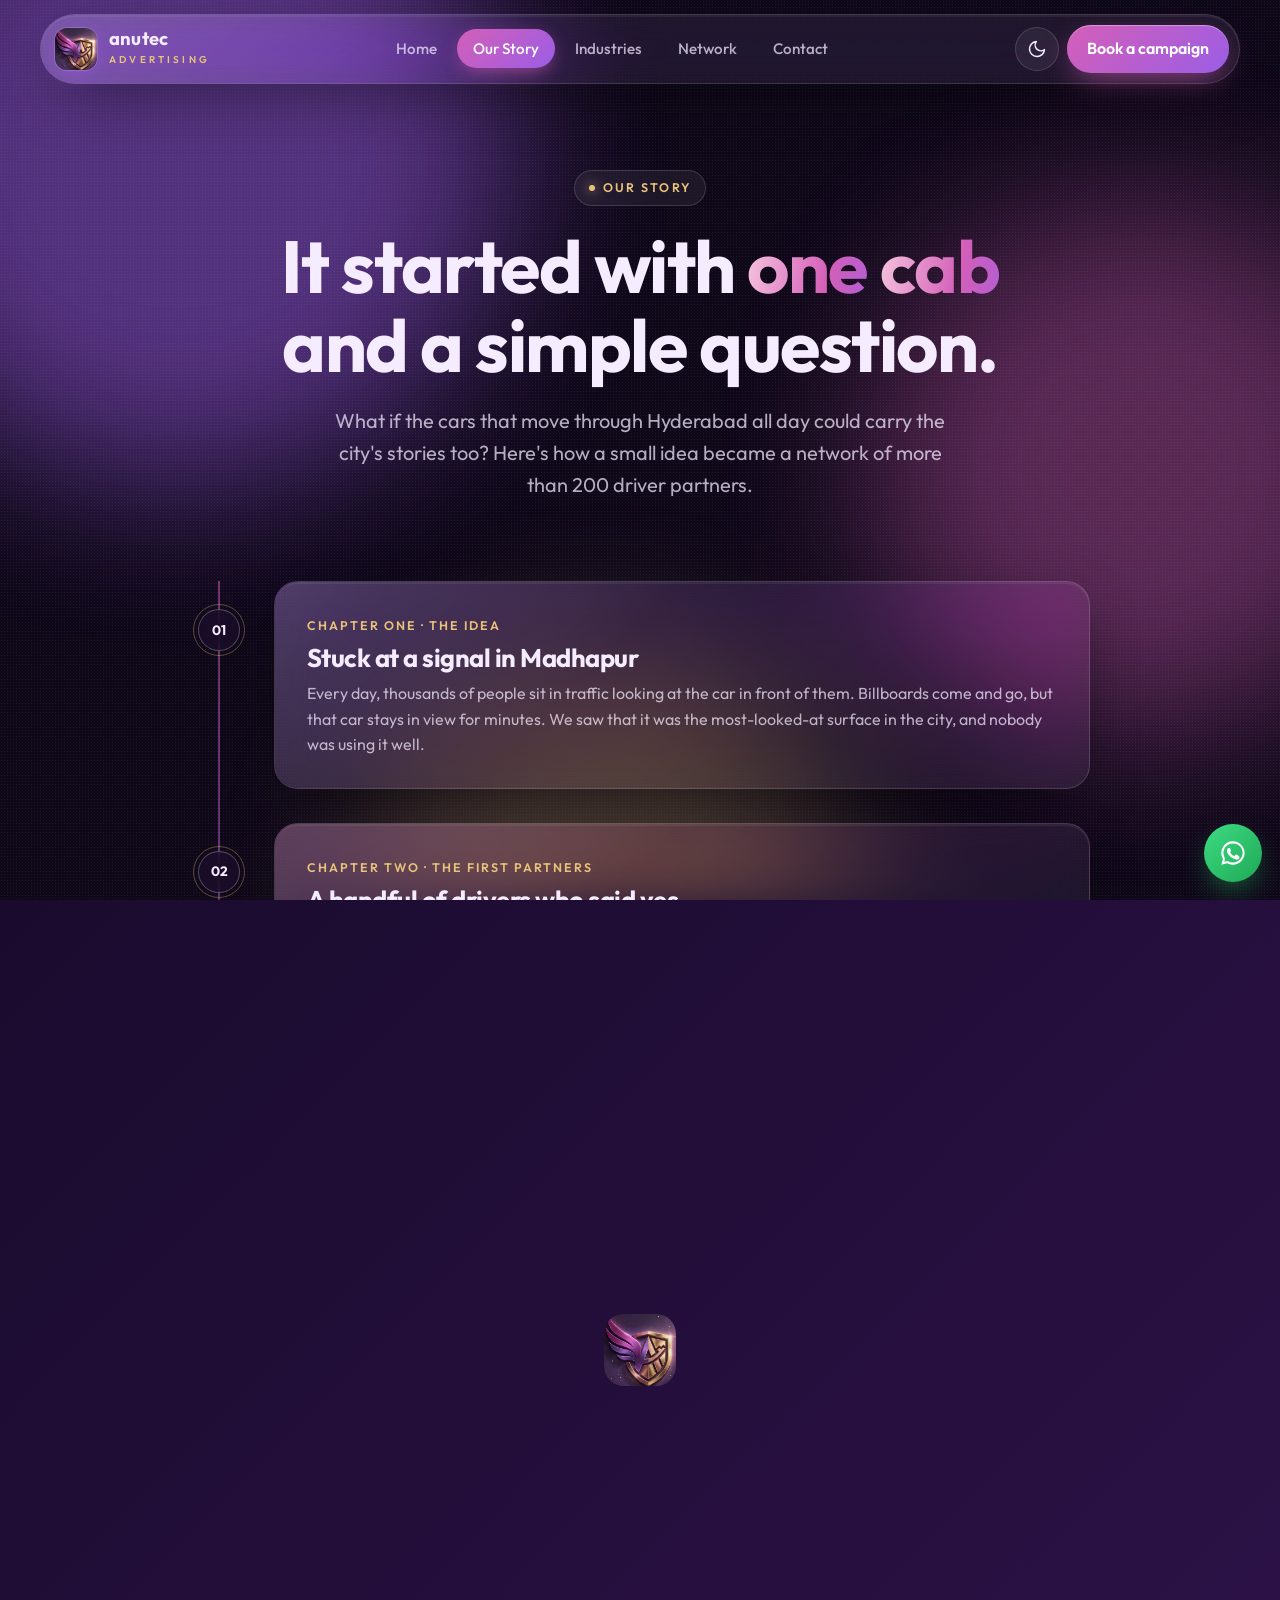
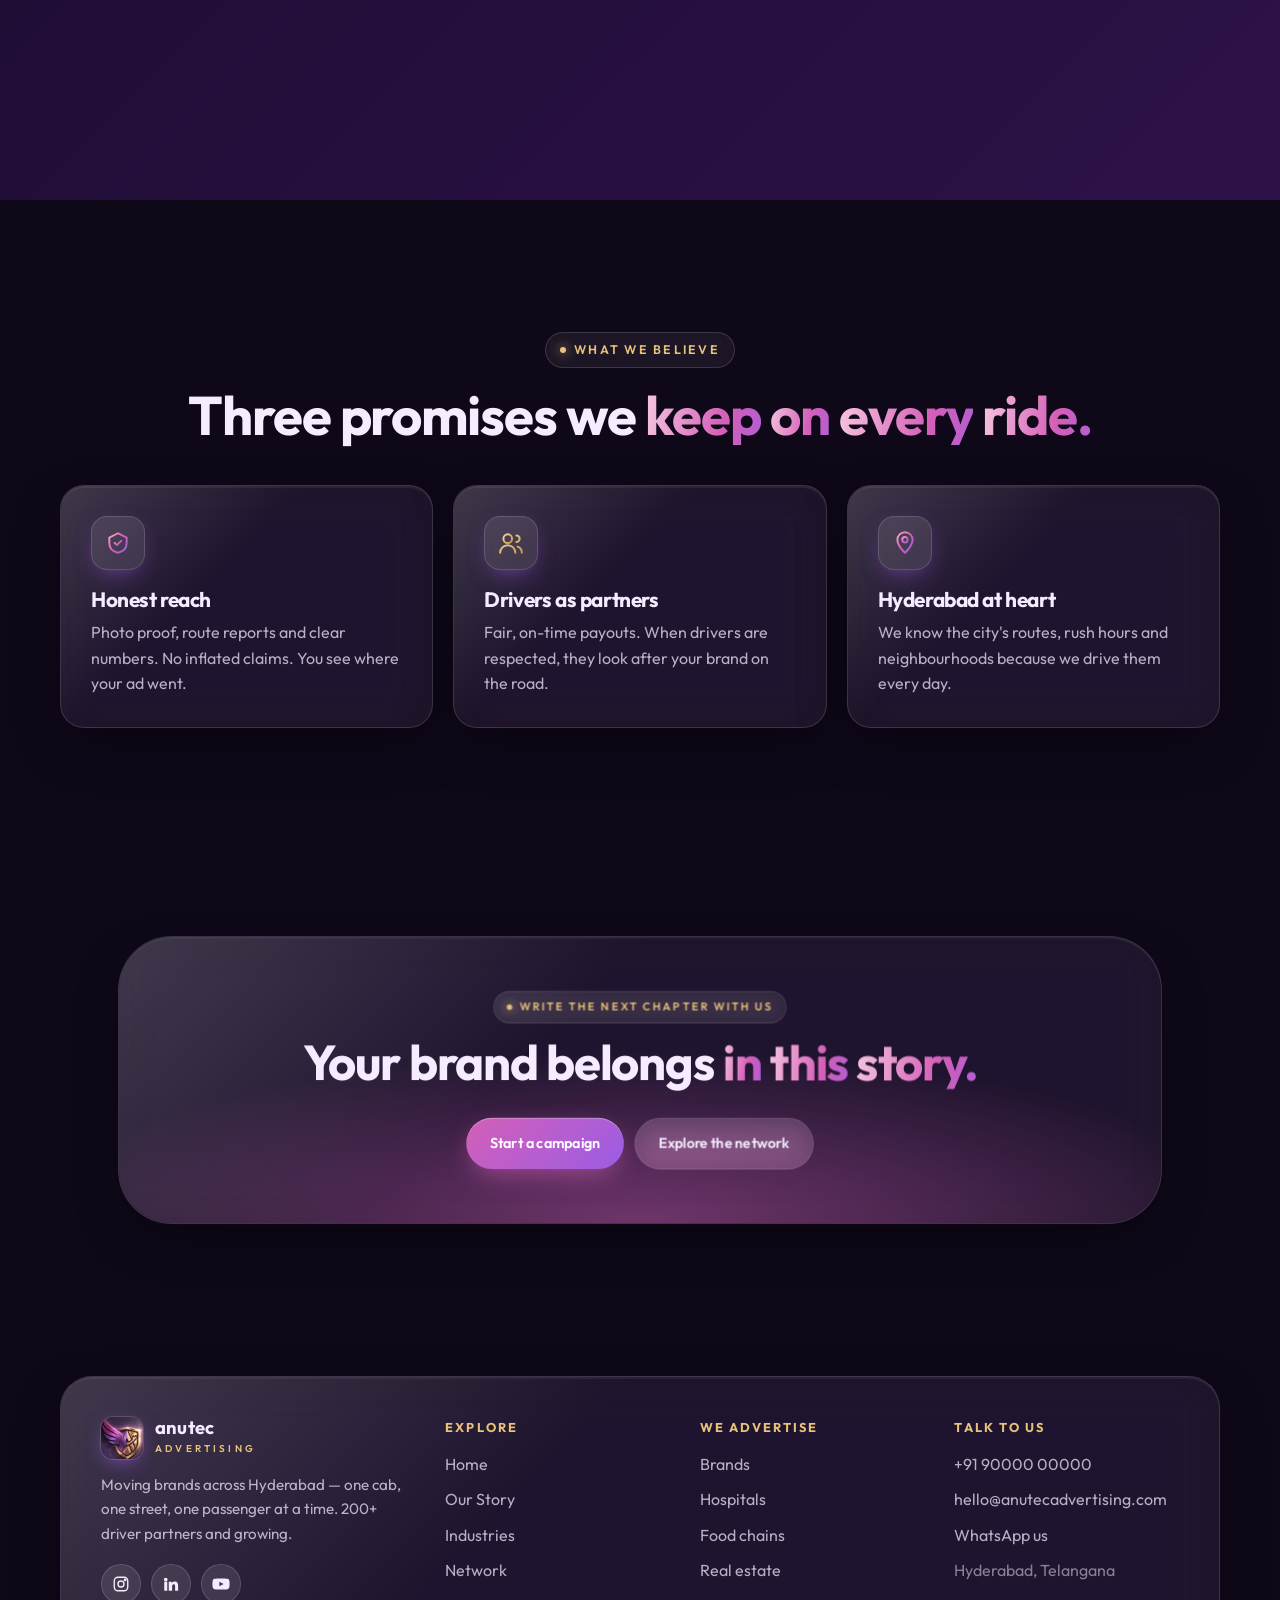
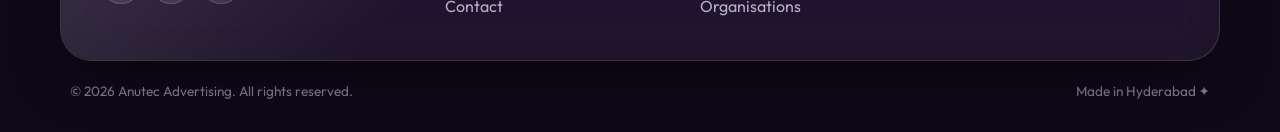
<file: anutec-website/about.html>
<!doctype html>
<html lang="en">
<head>
<meta charset="utf-8">
<meta name="viewport" content="width=device-width,initial-scale=1,viewport-fit=cover">
<title>Our Story — Anutec Advertising</title>
<meta name="description" content="How Anutec Advertising grew from one cab and one idea into a network of 200+ driver partners across Hyderabad.">
<meta name="theme-color" content="#0f0819">
<link rel="icon" href="assets/img/favicon.png">
<link rel="preconnect" href="https://fonts.googleapis.com"><link rel="preconnect" href="https://fonts.gstatic.com" crossorigin>
<link href="https://fonts.googleapis.com/css2?family=Outfit:wght@300;400;500;600;700;800&display=swap" rel="stylesheet">
<script>try{var t=localStorage.getItem("anutec-theme");if(t)document.documentElement.dataset.theme=t}catch(e){}</script>
<link rel="stylesheet" href="assets/css/style.css">
</head>
<body data-page="story">
<main>
  <section class="page-hero">
    <div class="wrap">
      <span class="eyebrow reveal"><i></i>Our story</span>
      <h1 data-split>It started with <span class="grad">one cab</span><br>and a simple question.</h1>
      <p class="lead reveal d2">What if the cars that move through Hyderabad all day could carry the city's stories too? Here's how a small idea became a network of more than 200 driver partners.</p>
    </div>
  </section>

  <section style="padding-top:20px">
    <div class="wrap">
      <div class="timeline">
        <div class="chapter reveal">
          <span class="pin">01</span>
          <div class="card glass tint-violet">
            <span class="kicker">Chapter one · The idea</span>
            <h3>Stuck at a signal in Madhapur</h3>
            <p>Every day, thousands of people sit in traffic looking at the car in front of them. Billboards come and go, but that car stays in view for minutes. We saw that it was the most-looked-at surface in the city, and nobody was using it well.</p>
          </div>
        </div>
        <div class="chapter reveal">
          <span class="pin">02</span>
          <div class="card glass tint-pink">
            <span class="kicker">Chapter two · The first partners</span>
            <h3>A handful of drivers who said yes</h3>
            <p>We didn't start with a fleet. We started with conversations at cab stands, over chai, with drivers who wanted to earn a little more from the hours they already put in. Our first campaign ran on a few cabs, and businesses saw people talking about it.</p>
          </div>
        </div>
        <div class="chapter reveal">
          <span class="pin">03</span>
          <div class="card glass tint-gold">
            <span class="kicker">Chapter three · Word spreads</span>
            <h3>Drivers brought drivers</h3>
            <p>Our best recruiters were our partners. Regular payouts and respectful treatment travel fast across cab stands. The network spread from the IT corridor to Secunderabad, the Old City and out to the airport.</p>
          </div>
        </div>
        <div class="chapter reveal">
          <span class="pin">04</span>
          <div class="card glass tint-blue">
            <span class="kicker">Chapter four · Today</span>
            <h3><span data-count="200" data-suffix="+">0</span> driver partners and counting</h3>
            <p>Today Anutec runs campaigns for brands, hospitals, food chains, real-estate developers and organisations across 30+ areas of Hyderabad. Each campaign is planned around routes, so your ad reaches the people who matter to you.</p>
          </div>
        </div>
        <div class="chapter reveal">
          <span class="pin">✦</span>
          <div class="card glass tint-violet">
            <span class="kicker">Next chapter · Where we're going</span>
            <h3>Every street, every hour</h3>
            <p>Digital roof screens, smarter route reports and a network that reaches every part of Hyderabad, and then the next city. We'd like your brand to be part of it.</p>
          </div>
        </div>
      </div>
    </div>
  </section>

  <section>
    <div class="wrap">
      <div class="center reveal" style="margin-bottom:40px">
        <span class="eyebrow"><i></i>What we believe</span>
        <h2 data-split>Three promises we <span class="grad">keep on every ride.</span></h2>
      </div>
      <div class="grid-3">
        <div class="card glass edge reveal">
          <div class="ico"><svg viewBox="0 0 24 24" fill="none" stroke-width="1.8" stroke-linecap="round" stroke-linejoin="round"><path d="M12 3l8 4v5c0 5-3.5 8-8 9-4.5-1-8-4-8-9V7z"/><path d="M9 12l2 2 4-4"/></svg></div>
          <h3>Honest reach</h3>
          <p>Photo proof, route reports and clear numbers. No inflated claims. You see where your ad went.</p>
        </div>
        <div class="card glass edge reveal d1">
          <div class="ico gold-ico"><svg viewBox="0 0 24 24" fill="none" stroke-width="1.8" stroke-linecap="round" stroke-linejoin="round"><circle cx="9" cy="8" r="4"/><path d="M2 21a7 7 0 0 1 14 0M17 11a3 3 0 1 0 0-6M22 21a6 6 0 0 0-4-5.6"/></svg></div>
          <h3>Drivers as partners</h3>
          <p>Fair, on-time payouts. When drivers are respected, they look after your brand on the road.</p>
        </div>
        <div class="card glass edge reveal d2">
          <div class="ico"><svg viewBox="0 0 24 24" fill="none" stroke-width="1.8" stroke-linecap="round" stroke-linejoin="round"><path d="M12 21s-7-6.2-7-12a7 7 0 0 1 14 0c0 5.8-7 12-7 12z"/><circle cx="12" cy="9" r="2.5"/></svg></div>
          <h3>Hyderabad at heart</h3>
          <p>We know the city's routes, rush hours and neighbourhoods because we drive them every day.</p>
        </div>
      </div>
    </div>
  </section>

  <section>
    <div class="wrap">
      <div class="cta glass" data-zoom>
        <span class="eyebrow"><i></i>Write the next chapter with us</span>
        <h2 data-split>Your brand belongs <span class="grad">in this story.</span></h2>
        <div class="hero-cta"><a class="btn btn-primary" href="contact.html">Start a campaign</a><a class="btn btn-glass" href="network.html">Explore the network</a></div>
      </div>
    </div>
  </section>
</main>
<script src="assets/vendor/gsap.min.js"></script>
<script src="assets/vendor/ScrollTrigger.min.js"></script>
<script src="assets/vendor/lenis.min.js"></script>
<script src="assets/js/main.js"></script>
</body>
</html>
</file>
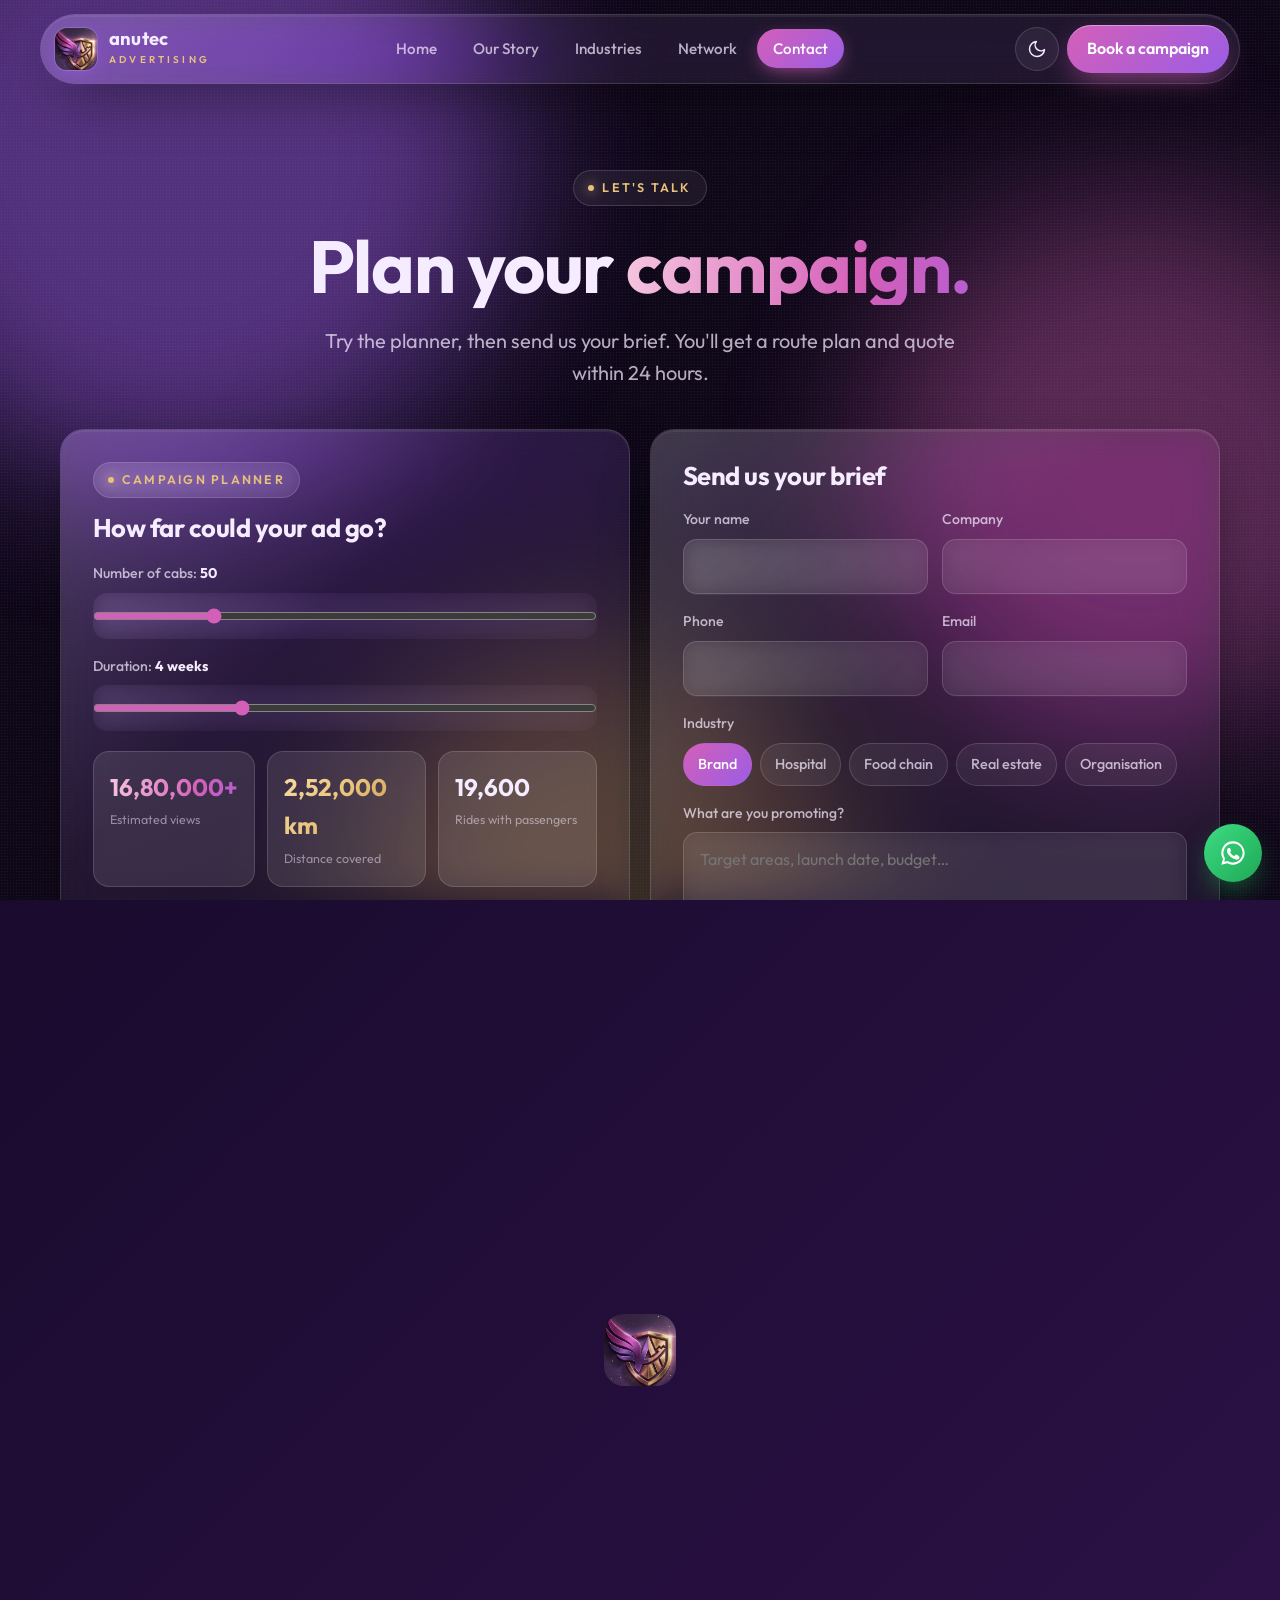
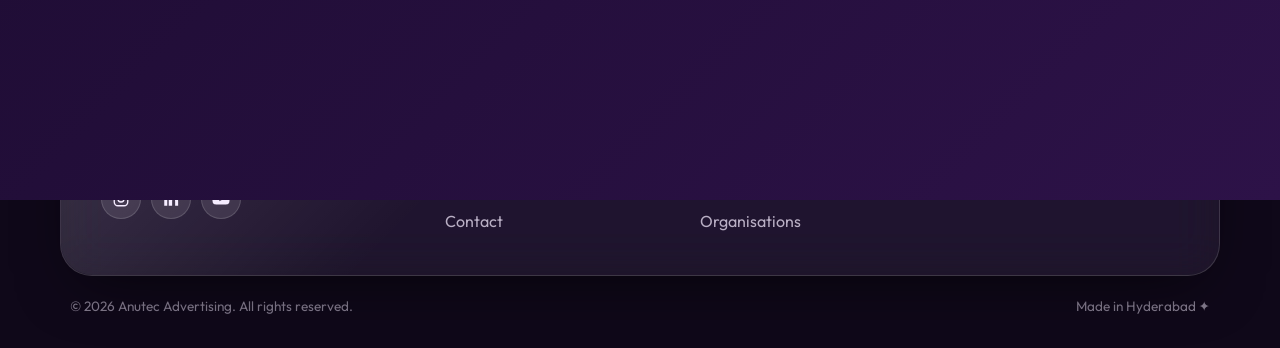
<file: anutec-website/contact.html>
<!doctype html>
<html lang="en">
<head>
<meta charset="utf-8">
<meta name="viewport" content="width=device-width,initial-scale=1,viewport-fit=cover">
<title>Contact — Anutec Advertising</title>
<meta name="description" content="Plan a cab advertising campaign in Hyderabad. Get a route plan and quote within 24 hours.">
<meta name="theme-color" content="#0f0819">
<link rel="icon" href="assets/img/favicon.png">
<link rel="preconnect" href="https://fonts.googleapis.com"><link rel="preconnect" href="https://fonts.gstatic.com" crossorigin>
<link href="https://fonts.googleapis.com/css2?family=Outfit:wght@300;400;500;600;700;800&display=swap" rel="stylesheet">
<script>try{var t=localStorage.getItem("anutec-theme");if(t)document.documentElement.dataset.theme=t}catch(e){}</script>
<link rel="stylesheet" href="assets/css/style.css">
</head>
<body data-page="contact">
<main>
  <section class="page-hero" style="padding-bottom:30px">
    <div class="wrap">
      <span class="eyebrow reveal"><i></i>Let's talk</span>
      <h1 data-split>Plan your <span class="grad">campaign.</span></h1>
      <p class="lead reveal d2">Try the planner, then send us your brief. You'll get a route plan and quote within 24 hours.</p>
    </div>
  </section>

  <section style="padding-top:10px">
    <div class="wrap grid-2" style="align-items:start">
      <div class="form glass tint-violet reveal" id="planner">
        <span class="eyebrow"><i></i>Campaign planner</span>
        <h3 style="margin:16px 0 20px;font-size:1.6rem">How far could your ad go?</h3>
        <div class="field">
          <label for="pCabs">Number of cabs: <b id="pCabsV" style="color:var(--ink)">50</b></label>
          <input class="range" type="range" id="pCabs" min="10" max="200" step="5" value="50">
        </div>
        <div class="field">
          <label for="pWeeks">Duration: <b id="pWeeksV" style="color:var(--ink)">4 weeks</b></label>
          <input class="range" type="range" id="pWeeks" min="1" max="12" value="4">
        </div>
        <div class="planner-out">
          <div><b class="grad" id="oViews">0</b><small>Estimated views</small></div>
          <div><b class="gold" id="oKm">0</b><small>Distance covered</small></div>
          <div><b id="oRides">0</b><small>Rides with passengers</small></div>
        </div>
        <p class="note">Rough estimates based on average city routes. Your actual numbers depend on the areas and formats you choose.</p>
      </div>

      <form class="form glass reveal d1" data-send="New campaign enquiry">
        <h3 style="margin-bottom:18px;font-size:1.6rem">Send us your brief</h3>
        <div class="field-row">
          <div class="field"><label for="cn">Your name</label><input id="cn" name="Name" required autocomplete="name"></div>
          <div class="field"><label for="cc">Company</label><input id="cc" name="Company" autocomplete="organization"></div>
        </div>
        <div class="field-row">
          <div class="field"><label for="cp">Phone</label><input id="cp" name="Phone" type="tel" required autocomplete="tel" inputmode="tel"></div>
          <div class="field"><label for="ce">Email</label><input id="ce" name="Email" type="email" autocomplete="email"></div>
        </div>
        <div class="field">
          <label>Industry</label>
          <div class="pill-set">
            <label><input type="radio" name="Industry" value="Brand" checked><span>Brand</span></label>
            <label><input type="radio" name="Industry" value="Hospital"><span>Hospital</span></label>
            <label><input type="radio" name="Industry" value="Food chain"><span>Food chain</span></label>
            <label><input type="radio" name="Industry" value="Real estate"><span>Real estate</span></label>
            <label><input type="radio" name="Industry" value="Organisation"><span>Organisation</span></label>
          </div>
        </div>
        <div class="field"><label for="cm">What are you promoting?</label><textarea id="cm" name="Message" rows="4" placeholder="Target areas, launch date, budget…"></textarea></div>
        <div style="display:flex;gap:10px;flex-wrap:wrap">
          <button class="btn btn-primary" type="submit" data-via="wa" style="flex:1 1 180px">Send on WhatsApp</button>
          <button class="btn btn-glass" type="submit" data-via="email" style="flex:1 1 180px">Send by email</button>
        </div>
      </form>
    </div>
  </section>

  <section>
    <div class="wrap">
      <div class="grid-3">
        <a class="card glass edge reveal" href="#" data-cfg-link="phone" id="lnPhone">
          <div class="ico"><svg viewBox="0 0 24 24" fill="none" stroke-width="1.8" stroke-linecap="round" stroke-linejoin="round"><path d="M22 16.9v3a2 2 0 0 1-2.2 2 19.8 19.8 0 0 1-8.6-3.1 19.5 19.5 0 0 1-6-6A19.8 19.8 0 0 1 2.1 4.2 2 2 0 0 1 4.1 2h3a2 2 0 0 1 2 1.7c.1 1 .4 1.9.7 2.8a2 2 0 0 1-.5 2.1L8 9.9a16 16 0 0 0 6 6l1.3-1.3a2 2 0 0 1 2.1-.4c.9.3 1.8.6 2.8.7a2 2 0 0 1 1.7 2z"/></svg></div>
          <h3>Call us</h3><p data-cfg="phone"></p>
        </a>
        <a class="card glass edge reveal d1" data-wa href="#" target="_blank" rel="noopener">
          <div class="ico gold-ico"><svg viewBox="0 0 24 24" fill="none" stroke-width="1.8" stroke-linecap="round" stroke-linejoin="round"><path d="M21 11.5a8.4 8.4 0 0 1-12.4 7.4L3 21l2.1-5.4A8.5 8.5 0 1 1 21 11.5z"/></svg></div>
          <h3>WhatsApp</h3><p>The fastest way to reach us</p>
        </a>
        <a class="card glass edge reveal d2" href="#" id="lnMail">
          <div class="ico"><svg viewBox="0 0 24 24" fill="none" stroke-width="1.8" stroke-linecap="round" stroke-linejoin="round"><rect x="2" y="4" width="20" height="16" rx="3"/><path d="M2 7l10 7 10-7"/></svg></div>
          <h3>Email</h3><p data-cfg="email"></p>
        </a>
      </div>
    </div>
  </section>
</main>
<script src="assets/vendor/gsap.min.js"></script>
<script src="assets/vendor/ScrollTrigger.min.js"></script>
<script src="assets/vendor/lenis.min.js"></script>
<script src="assets/js/main.js"></script>
<script>
  document.getElementById("lnPhone").href = "tel:" + CONFIG.phone.replace(/\s/g, "");
  document.getElementById("lnMail").href = "mailto:" + CONFIG.email;
</script>
</body>
</html>
</file>
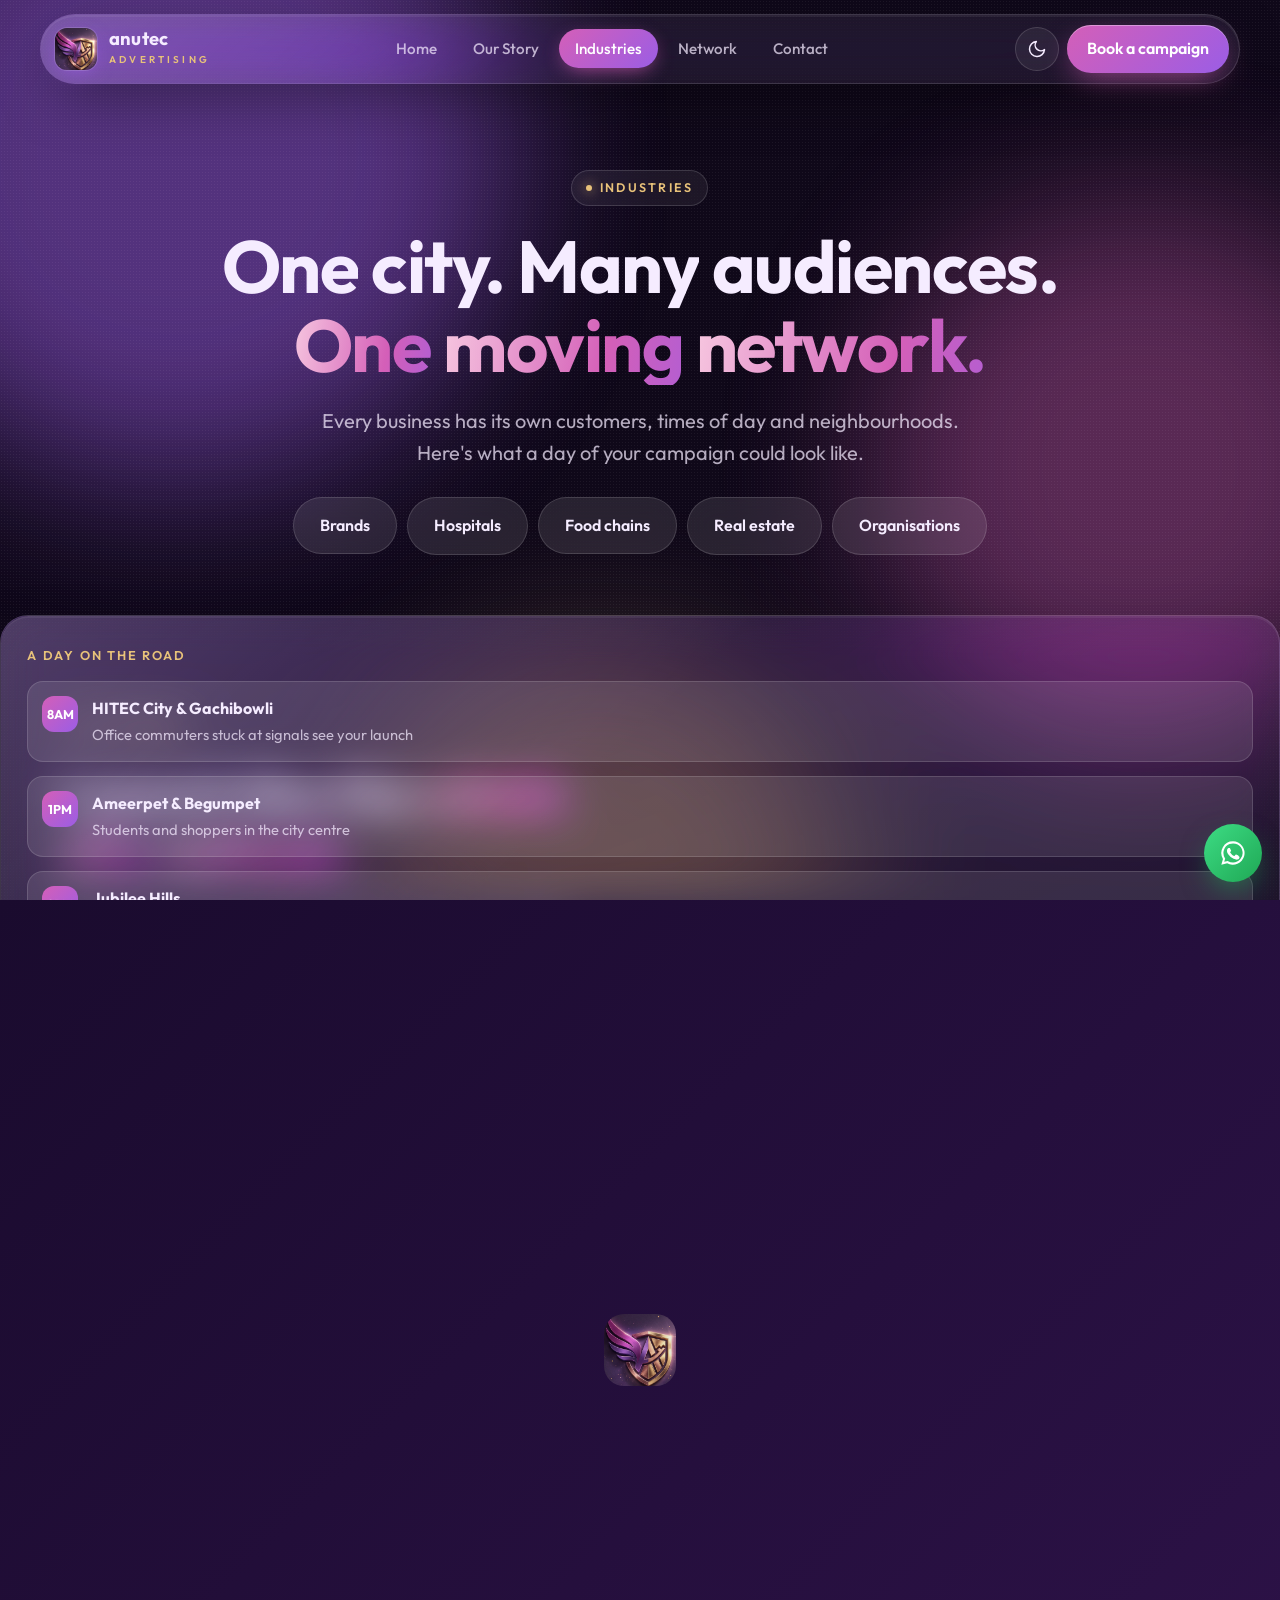
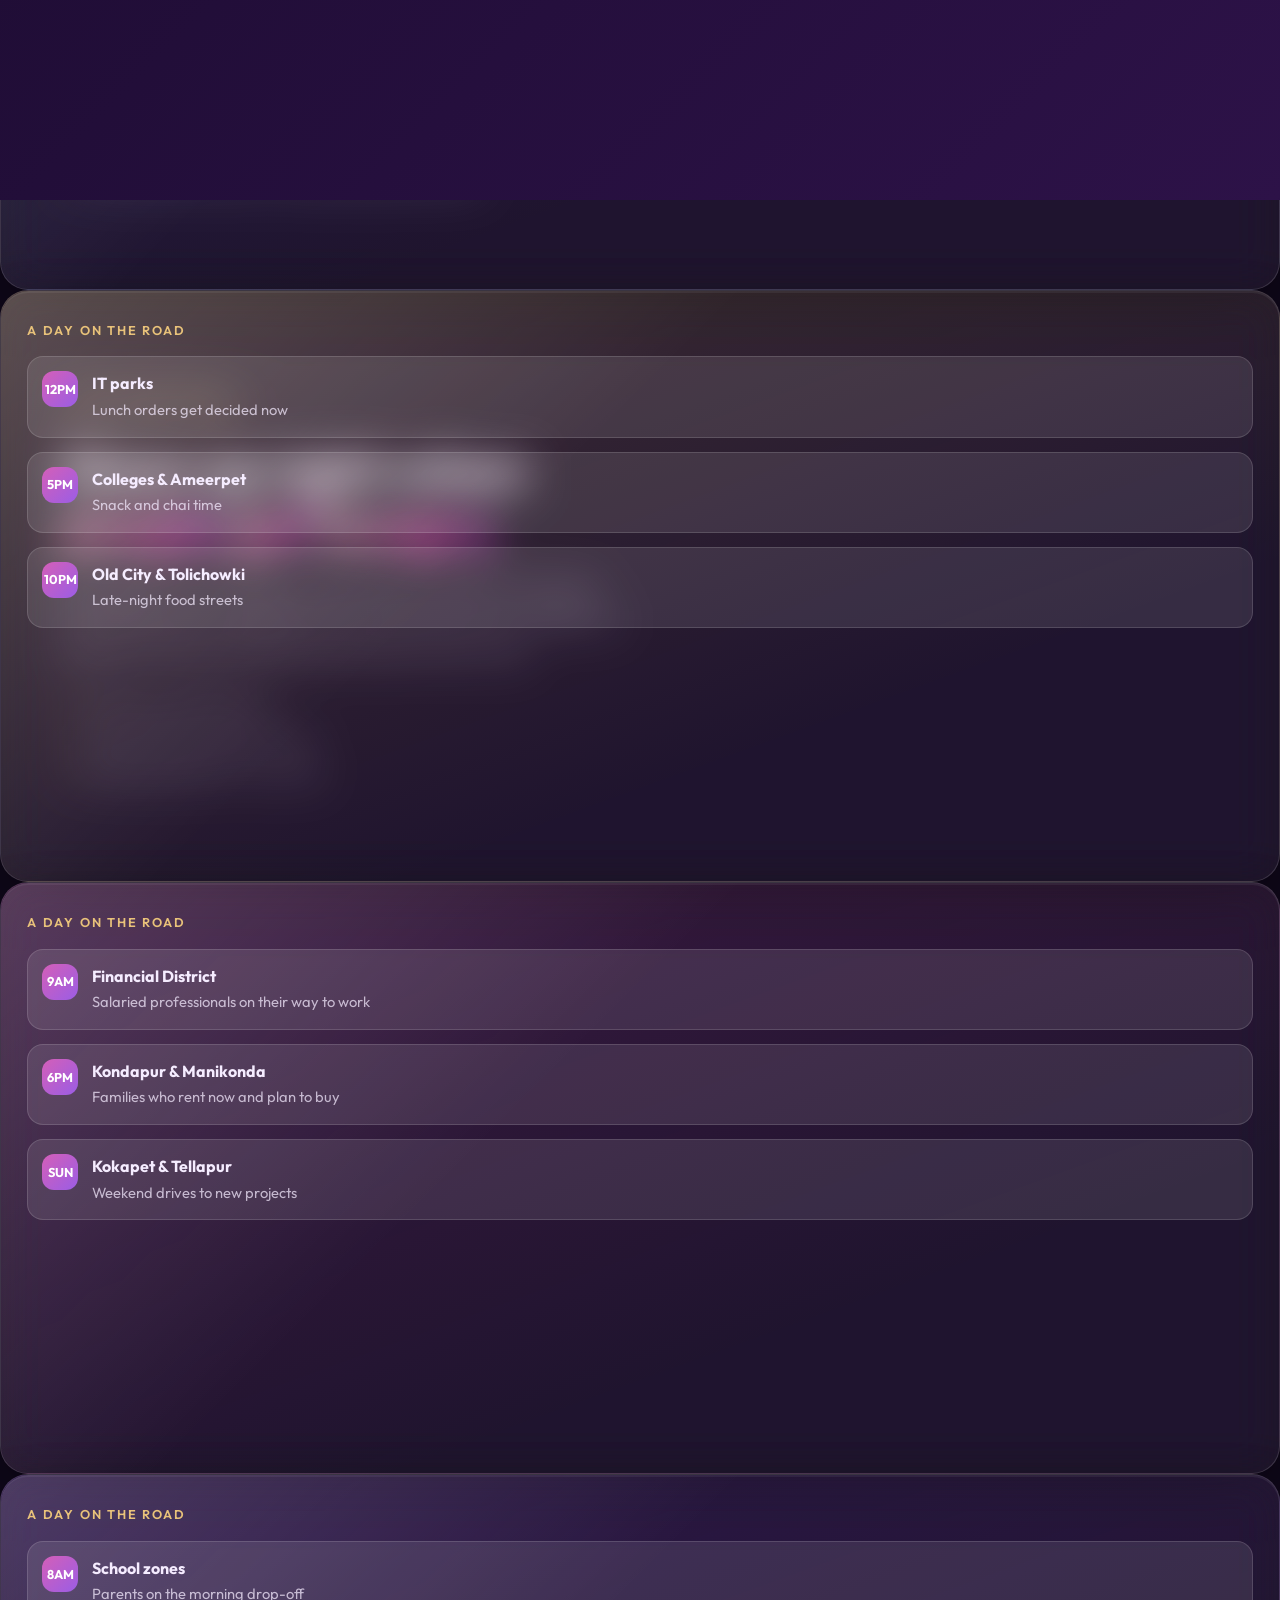
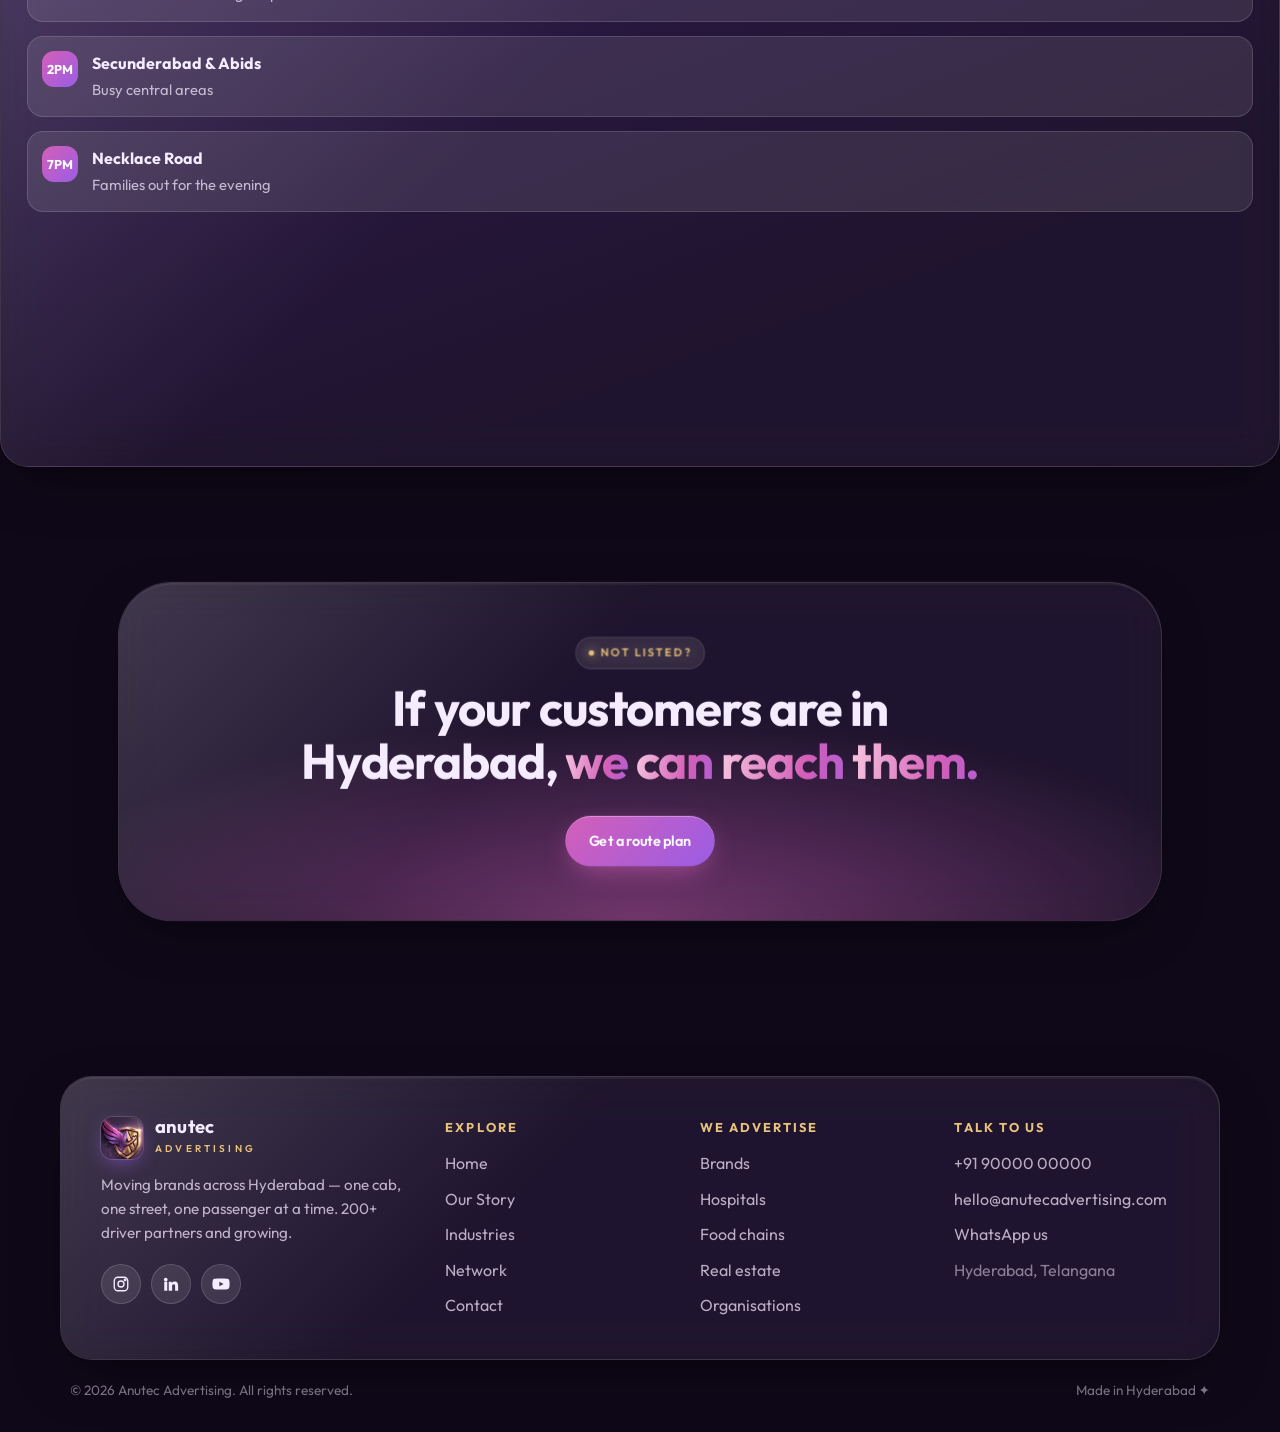
<file: anutec-website/industries.html>
<!doctype html>
<html lang="en">
<head>
<meta charset="utf-8">
<meta name="viewport" content="width=device-width,initial-scale=1,viewport-fit=cover">
<title>Industries — Anutec Advertising</title>
<meta name="description" content="Cab advertising for brands, hospitals, food chains, real estate and organisations in Hyderabad.">
<meta name="theme-color" content="#0f0819">
<link rel="icon" href="assets/img/favicon.png">
<link rel="preconnect" href="https://fonts.googleapis.com"><link rel="preconnect" href="https://fonts.gstatic.com" crossorigin>
<link href="https://fonts.googleapis.com/css2?family=Outfit:wght@300;400;500;600;700;800&display=swap" rel="stylesheet">
<script>try{var t=localStorage.getItem("anutec-theme");if(t)document.documentElement.dataset.theme=t}catch(e){}</script>
<link rel="stylesheet" href="assets/css/style.css">
<style>
  .ind{scroll-margin-top:110px}
  .ind .split{gap:36px}
  .ind:nth-of-type(even) .split > :first-child{order:2}
  .scene{padding:26px;border-radius:28px}
  .scene .time{font-size:.8rem;letter-spacing:.14em;text-transform:uppercase;color:var(--gold);font-weight:600}
  .scene ol{list-style:none;margin-top:14px;display:grid;gap:14px}
  .scene li{display:flex;gap:14px;align-items:flex-start;padding:14px;border-radius:16px;background:var(--glass-2);border:1px solid var(--stroke)}
  .scene li b{display:block}
  .scene li span{color:var(--ink-2);font-size:.92rem}
  .scene li i{font-style:normal;flex:none;width:36px;height:36px;border-radius:12px;display:grid;place-items:center;background:var(--grad-brand);color:#fff;font-size:.8rem;font-weight:700}
  .checks{list-style:none;margin-top:22px;display:grid;gap:10px}
  .checks li{display:flex;gap:10px;align-items:flex-start;color:var(--ink-2)}
  .checks li::before{content:"✦";color:var(--gold)}
  .jump{display:flex;flex-wrap:wrap;gap:10px;justify-content:center;margin-top:28px}
  @media (max-width:1024px){.ind:nth-of-type(even) .split > :first-child{order:0}}
</style>
</head>
<body data-page="industries">
<main>
  <section class="page-hero">
    <div class="wrap">
      <span class="eyebrow reveal"><i></i>Industries</span>
      <h1 data-split>One city. Many audiences.<br><span class="grad">One moving network.</span></h1>
      <p class="lead reveal d2">Every business has its own customers, times of day and neighbourhoods. Here's what a day of your campaign could look like.</p>
      <div class="jump reveal d3">
        <a class="btn btn-glass" href="#brands">Brands</a><a class="btn btn-glass" href="#hospitals">Hospitals</a><a class="btn btn-glass" href="#food">Food chains</a><a class="btn btn-glass" href="#realestate">Real estate</a><a class="btn btn-glass" href="#orgs">Organisations</a>
      </div>
    </div>
  </section>

  <section class="ind" id="brands">
    <div class="wrap split">
      <div class="reveal">
        <span class="eyebrow"><i></i>01 · Brands</span>
        <h2 data-split>Launch like the <span class="grad">whole city noticed.</span></h2>
        <p class="lead">A new phone, a fashion label, a fintech app. Launch week needs to be visible everywhere at once. We put your brand across the city's busiest roads at the same time, so people keep seeing it.</p>
        <ul class="checks"><li>City-wide saturation in launch week</li><li>Matching creatives across wraps, roof boards and seat-backs</li><li>QR codes that track installs and visits</li></ul>
      </div>
      <div class="scene glass tint-violet reveal d1" data-tilt>
        <span class="time">A day on the road</span>
        <ol>
          <li><i>8AM</i><div><b>HITEC City &amp; Gachibowli</b><span>Office commuters stuck at signals see your launch</span></div></li>
          <li><i>1PM</i><div><b>Ameerpet &amp; Begumpet</b><span>Students and shoppers in the city centre</span></div></li>
          <li><i>8PM</i><div><b>Jubilee Hills</b><span>The evening crowd at cafés and malls</span></div></li>
        </ol>
      </div>
    </div>
  </section>

  <section class="ind" id="hospitals">
    <div class="wrap split">
      <div class="reveal">
        <span class="eyebrow"><i></i>02 · Hospitals &amp; clinics</span>
        <h2 data-split>Be the name families <span class="grad">remember in an emergency.</span></h2>
        <p class="lead">When someone needs care fast, they call the hospital they remember. We keep your emergency number, specialities and health camps in front of the neighbourhoods you serve.</p>
        <ul class="checks"><li>Campaigns focused on the area around your hospital</li><li>Large, readable emergency numbers</li><li>Promote health camps, new wings and specialist doctors</li></ul>
      </div>
      <div class="scene glass tint-blue reveal d1" data-tilt>
        <span class="time">A day on the road</span>
        <ol>
          <li><i>7AM</i><div><b>Residential colonies</b><span>Morning walkers and school runs</span></div></li>
          <li><i>12PM</i><div><b>Markets nearby</b><span>Families out shopping in the afternoon</span></div></li>
          <li><i>9PM</i><div><b>Main roads</b><span>Night routes that keep your name visible around the clock</span></div></li>
        </ol>
      </div>
    </div>
  </section>

  <section class="ind" id="food">
    <div class="wrap split">
      <div class="reveal">
        <span class="eyebrow"><i></i>03 · Food chains</span>
        <h2 data-split>Show up right when <span class="grad">people get hungry.</span></h2>
        <p class="lead">Hyderabad runs on biryani, chai and late-night food. We time your ads for lunch and dinner and run them near your outlets, so people see them just before they decide where to eat.</p>
        <ul class="checks"><li>Meal-time route planning</li><li>Coupon QR codes inside the cab</li><li>Opening-day buzz for new outlets</li></ul>
      </div>
      <div class="scene glass tint-gold reveal d1" data-tilt>
        <span class="time">A day on the road</span>
        <ol>
          <li><i>12PM</i><div><b>IT parks</b><span>Lunch orders get decided now</span></div></li>
          <li><i>5PM</i><div><b>Colleges &amp; Ameerpet</b><span>Snack and chai time</span></div></li>
          <li><i>10PM</i><div><b>Old City &amp; Tolichowki</b><span>Late-night food streets</span></div></li>
        </ol>
      </div>
    </div>
  </section>

  <section class="ind" id="realestate">
    <div class="wrap split">
      <div class="reveal">
        <span class="eyebrow"><i></i>04 · Real estate</span>
        <h2 data-split>Drive buyers <span class="grad">to your site visit.</span></h2>
        <p class="lead">Your next buyer probably works in the IT corridor and drives past your billboard without reading it. Cabs carry your project to the places where home buyers work, eat and relax.</p>
        <ul class="checks"><li>Target the tech corridors and premium localities</li><li>Weekend site-visit campaigns</li><li>Lead QR codes linked to your sales team</li></ul>
      </div>
      <div class="scene glass tint-pink reveal d1" data-tilt>
        <span class="time">A day on the road</span>
        <ol>
          <li><i>9AM</i><div><b>Financial District</b><span>Salaried professionals on their way to work</span></div></li>
          <li><i>6PM</i><div><b>Kondapur &amp; Manikonda</b><span>Families who rent now and plan to buy</span></div></li>
          <li><i>SUN</i><div><b>Kokapet &amp; Tellapur</b><span>Weekend drives to new projects</span></div></li>
        </ol>
      </div>
    </div>
  </section>

  <section class="ind" id="orgs">
    <div class="wrap split">
      <div class="reveal">
        <span class="eyebrow"><i></i>05 · Organisations</span>
        <h2 data-split>Messages that <span class="grad">move the city.</span></h2>
        <p class="lead">School and college admissions, NGOs, government awareness drives, marathons and events. When a message needs to reach everyone, cabs take it across the city.</p>
        <ul class="checks"><li>Admissions season campaigns</li><li>Awareness drives and public notices</li><li>Event promotion with a countdown</li></ul>
      </div>
      <div class="scene glass tint-violet reveal d1" data-tilt>
        <span class="time">A day on the road</span>
        <ol>
          <li><i>8AM</i><div><b>School zones</b><span>Parents on the morning drop-off</span></div></li>
          <li><i>2PM</i><div><b>Secunderabad &amp; Abids</b><span>Busy central areas</span></div></li>
          <li><i>7PM</i><div><b>Necklace Road</b><span>Families out for the evening</span></div></li>
        </ol>
      </div>
    </div>
  </section>

  <section>
    <div class="wrap">
      <div class="cta glass" data-zoom>
        <span class="eyebrow"><i></i>Not listed?</span>
        <h2 data-split>If your customers are in Hyderabad, <span class="grad">we can reach them.</span></h2>
        <div class="hero-cta"><a class="btn btn-primary" href="contact.html">Get a route plan</a></div>
      </div>
    </div>
  </section>
</main>
<script src="assets/vendor/gsap.min.js"></script>
<script src="assets/vendor/ScrollTrigger.min.js"></script>
<script src="assets/vendor/lenis.min.js"></script>
<script src="assets/js/main.js"></script>
</body>
</html>
</file>
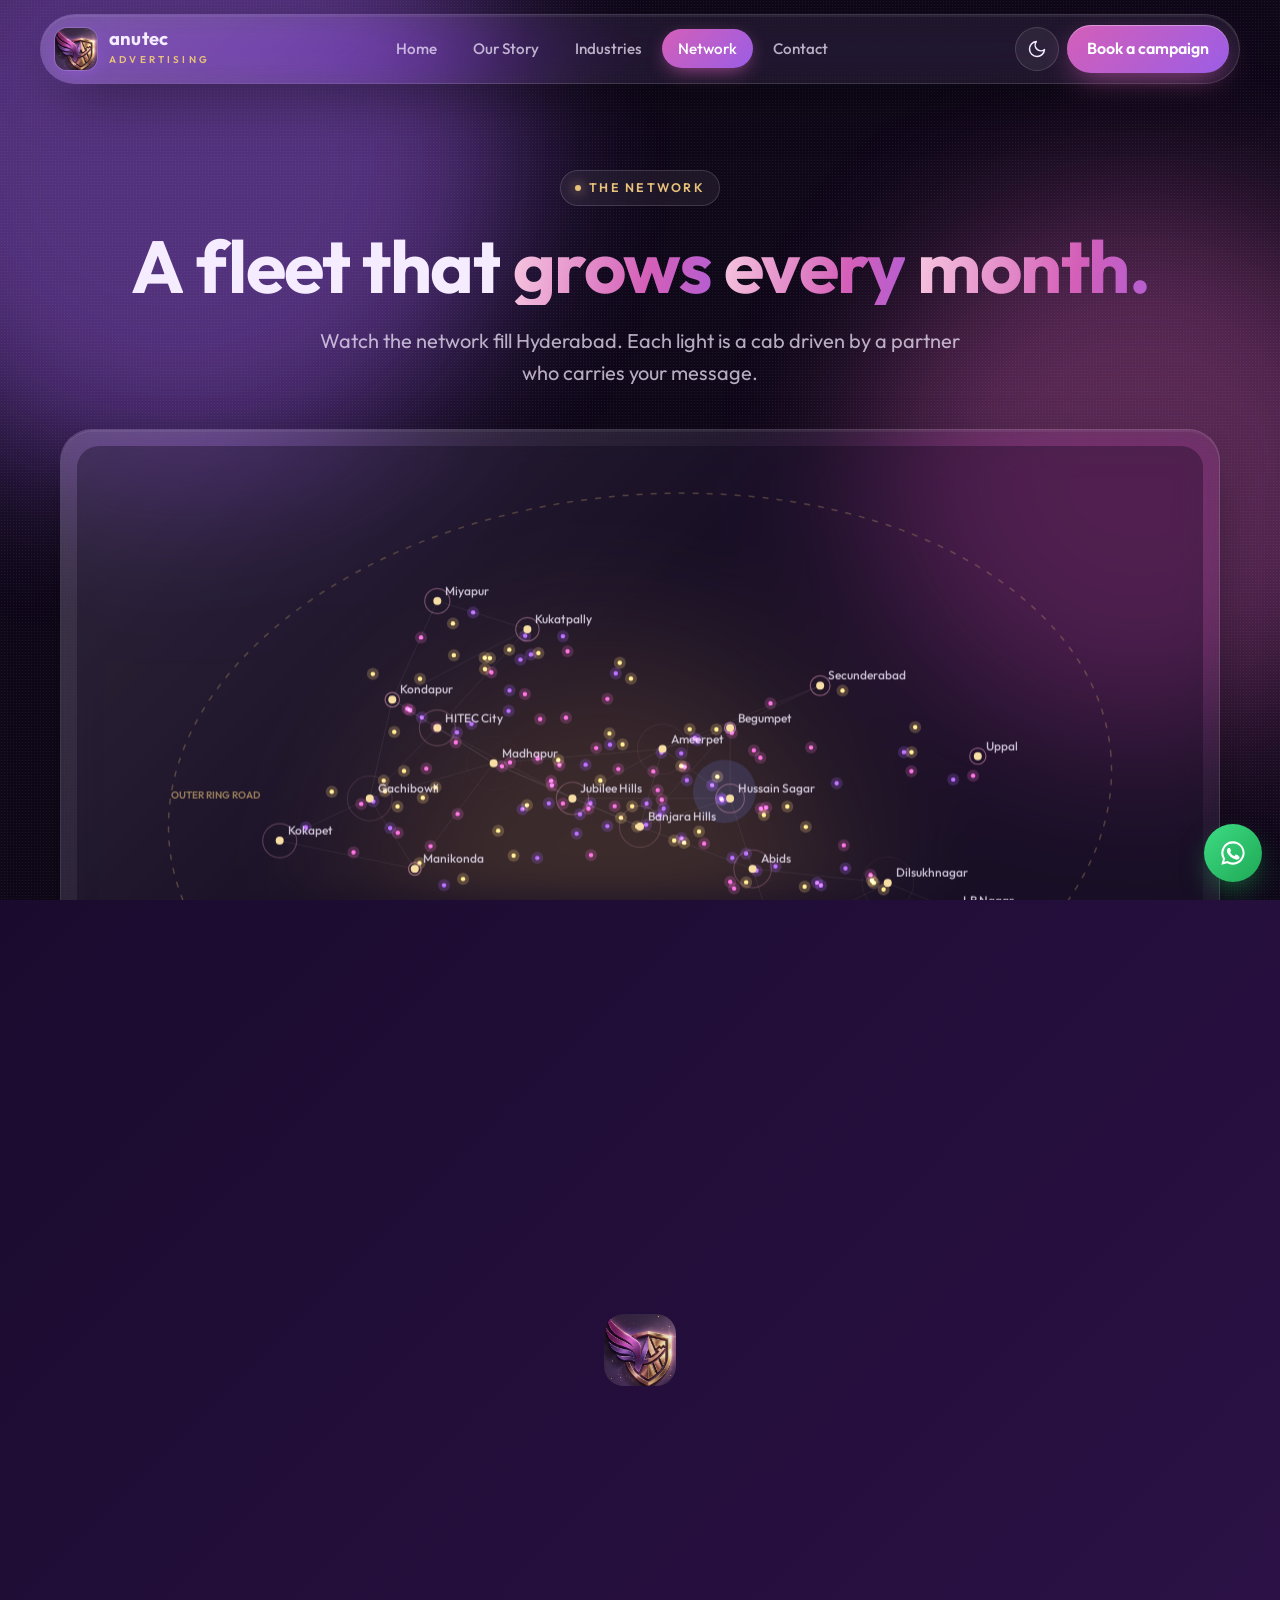
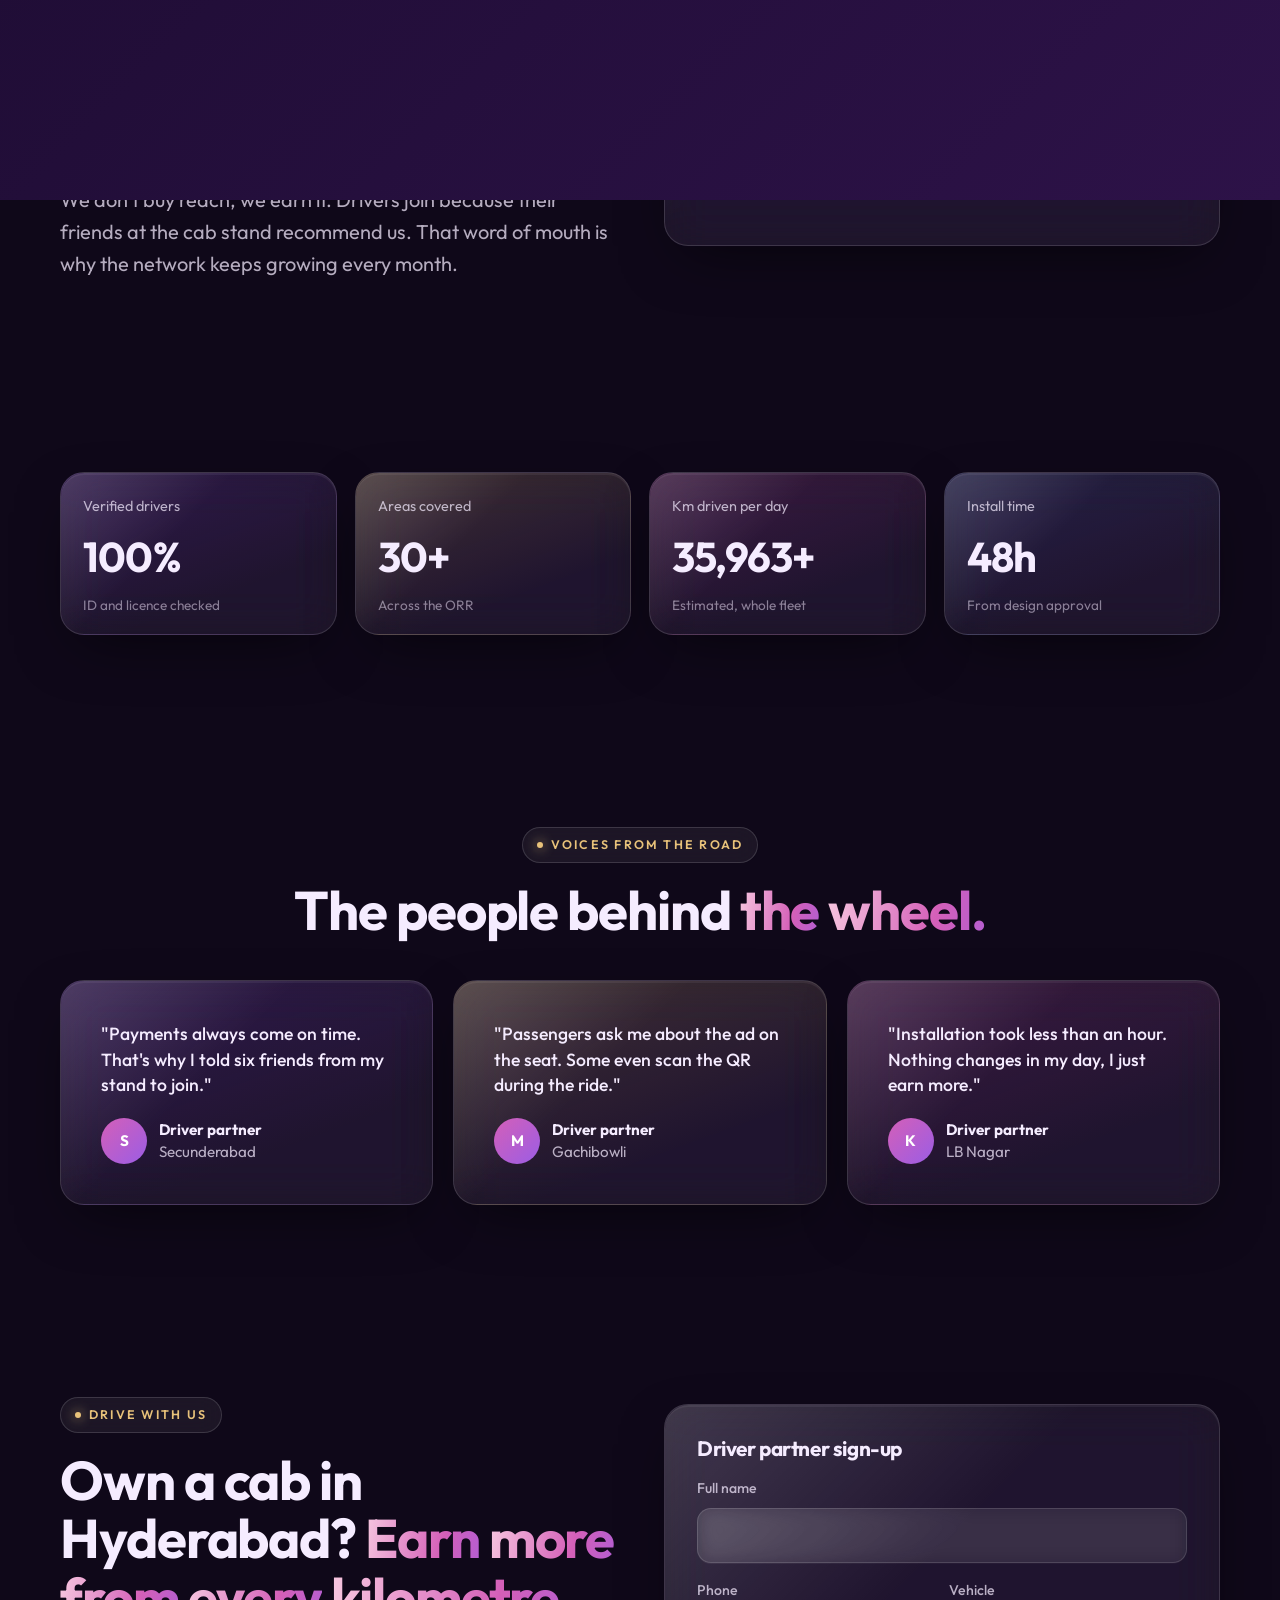
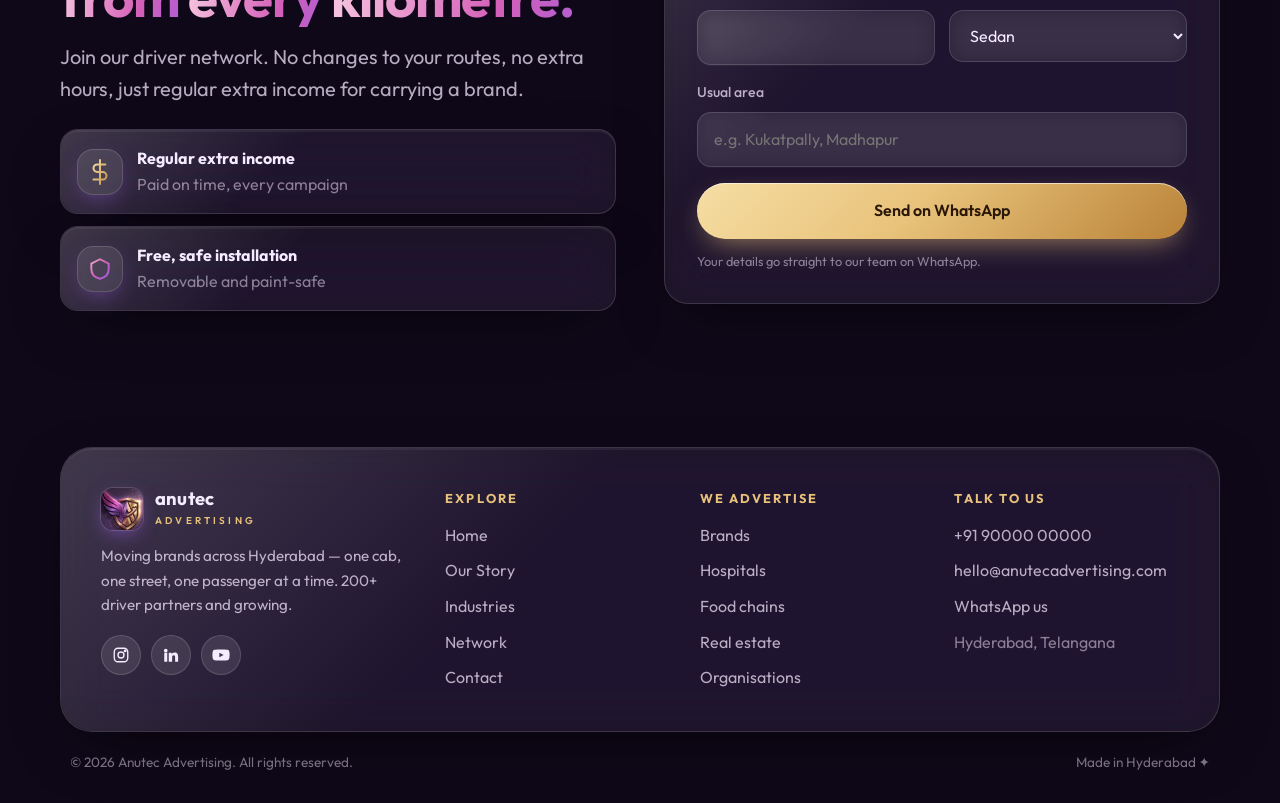
<file: anutec-website/network.html>
<!doctype html>
<html lang="en">
<head>
<meta charset="utf-8">
<meta name="viewport" content="width=device-width,initial-scale=1,viewport-fit=cover">
<title>Our Network — Anutec Advertising</title>
<meta name="description" content="A growing network of 200+ cab driver partners covering 30+ areas of Hyderabad. Join as a driver partner.">
<meta name="theme-color" content="#0f0819">
<link rel="icon" href="assets/img/favicon.png">
<link rel="preconnect" href="https://fonts.googleapis.com"><link rel="preconnect" href="https://fonts.gstatic.com" crossorigin>
<link href="https://fonts.googleapis.com/css2?family=Outfit:wght@300;400;500;600;700;800&display=swap" rel="stylesheet">
<script>try{var t=localStorage.getItem("anutec-theme");if(t)document.documentElement.dataset.theme=t}catch(e){}</script>
<link rel="stylesheet" href="assets/css/style.css">
</head>
<body data-page="network">
<main>
  <section class="page-hero" style="padding-bottom:30px">
    <div class="wrap">
      <span class="eyebrow reveal"><i></i>The network</span>
      <h1 data-split>A fleet that <span class="grad">grows every month.</span></h1>
      <p class="lead reveal d2">Watch the network fill Hyderabad. Each light is a cab driven by a partner who carries your message.</p>
    </div>
  </section>

  <section style="padding-top:10px">
    <div class="wrap">
      <div class="map-card glass reveal">
        <canvas id="netCanvas" data-target="214" aria-label="Animated map of Anutec cabs moving between Hyderabad neighbourhoods"></canvas>
        <div class="map-legend">
          <span><i style="background:#e8c27a"></i>Neighbourhood hubs</span>
          <span><i style="background:#d45fb8"></i>Cabs carrying ads</span>
          <span><i style="border:1px dashed #e8c27a;background:none"></i>Outer Ring Road</span>
          <span style="margin-left:auto"><b class="gold" style="font-size:1.2rem" id="netCount">0</b> cabs on the map</span>
        </div>
      </div>
    </div>
  </section>

  <section>
    <div class="wrap split">
      <div class="reveal">
        <span class="eyebrow"><i></i>Growth</span>
        <div class="counter-big grad"><span data-count="200" data-suffix="+">0</span></div>
        <h2 style="margin-top:6px">driver partners, built one conversation at a time.</h2>
        <p class="lead">We don't buy reach, we earn it. Drivers join because their friends at the cab stand recommend us. That word of mouth is why the network keeps growing every month.</p>
      </div>
      <div class="chart-card glass reveal d1">
        <div class="chart-head">
          <div><h3>Network growth</h3><p class="muted" style="font-size:.9rem">Since our first campaign</p></div>
          <div class="seg" id="growthSeg"><button class="on" data-k="drivers">Drivers</button><button data-k="areas">Areas</button></div>
        </div>
        <div class="bars-wrap"><div class="bars" id="bars"></div></div>
      </div>
    </div>
  </section>

  <section>
    <div class="wrap">
      <div class="stats">
        <div class="stat glass tint-violet reveal"><span class="label">Verified drivers</span><span class="num">100%</span><span class="sub">ID and licence checked</span></div>
        <div class="stat glass tint-gold reveal d1"><span class="label">Areas covered</span><span class="num" data-count="30" data-suffix="+">0</span><span class="sub">Across the ORR</span></div>
        <div class="stat glass tint-pink reveal d2"><span class="label">Km driven per day</span><span class="num" data-count="36000" data-suffix="+">0</span><span class="sub">Estimated, whole fleet</span></div>
        <div class="stat glass tint-blue reveal d3"><span class="label">Install time</span><span class="num">48h</span><span class="sub">From design approval</span></div>
      </div>
    </div>
  </section>

  <section>
    <div class="wrap">
      <div class="center reveal" style="margin-bottom:40px">
        <span class="eyebrow"><i></i>Voices from the road</span>
        <h2 data-split>The people behind <span class="grad">the wheel.</span></h2>
      </div>
      <div class="grid-3">
        <blockquote class="quote glass tint-violet reveal" style="font-size:1.1rem">"Payments always come on time. That's why I told six friends from my stand to join."<footer><span class="avatar">S</span><span><b style="color:var(--ink)">Driver partner</b><br>Secunderabad</span></footer></blockquote>
        <blockquote class="quote glass tint-gold reveal d1" style="font-size:1.1rem">"Passengers ask me about the ad on the seat. Some even scan the QR during the ride."<footer><span class="avatar">M</span><span><b style="color:var(--ink)">Driver partner</b><br>Gachibowli</span></footer></blockquote>
        <blockquote class="quote glass tint-pink reveal d2" style="font-size:1.1rem">"Installation took less than an hour. Nothing changes in my day, I just earn more."<footer><span class="avatar">K</span><span><b style="color:var(--ink)">Driver partner</b><br>LB Nagar</span></footer></blockquote>
      </div>
    </div>
  </section>

  <section id="join" style="scroll-margin-top:100px">
    <div class="wrap split">
      <div class="reveal">
        <span class="eyebrow"><i></i>Drive with us</span>
        <h2 data-split>Own a cab in Hyderabad? <span class="grad">Earn more from every kilometre.</span></h2>
        <p class="lead">Join our driver network. No changes to your routes, no extra hours, just regular extra income for carrying a brand.</p>
        <ul class="contact-list">
          <li><span class="glass" style="display:flex;gap:14px;align-items:center;padding:16px;border-radius:18px"><span class="ico gold-ico"><svg viewBox="0 0 24 24" fill="none" stroke-width="1.8" stroke-linecap="round"><path d="M12 1v22M17 5H9.5a3.5 3.5 0 0 0 0 7h5a3.5 3.5 0 0 1 0 7H6"/></svg></span><span><b>Regular extra income</b><br><span class="muted">Paid on time, every campaign</span></span></span></li>
          <li><span class="glass" style="display:flex;gap:14px;align-items:center;padding:16px;border-radius:18px"><span class="ico"><svg viewBox="0 0 24 24" fill="none" stroke-width="1.8" stroke-linecap="round"><path d="M12 3l8 4v5c0 5-3.5 8-8 9-4.5-1-8-4-8-9V7z"/></svg></span><span><b>Free, safe installation</b><br><span class="muted">Removable and paint-safe</span></span></span></li>
        </ul>
      </div>
      <form class="form glass reveal d1" data-send="New driver partner application">
        <h3 style="margin-bottom:18px">Driver partner sign-up</h3>
        <div class="field"><label for="dn">Full name</label><input id="dn" name="Name" required autocomplete="name"></div>
        <div class="field-row">
          <div class="field"><label for="dp">Phone</label><input id="dp" name="Phone" type="tel" required autocomplete="tel" inputmode="tel"></div>
          <div class="field"><label for="dv">Vehicle</label><select id="dv" name="Vehicle"><option>Sedan</option><option>Hatchback</option><option>SUV / MUV</option><option>Auto rickshaw</option></select></div>
        </div>
        <div class="field"><label for="da">Usual area</label><input id="da" name="Area" placeholder="e.g. Kukatpally, Madhapur"></div>
        <button class="btn btn-gold" type="submit" style="width:100%">Send on WhatsApp</button>
        <p class="note">Your details go straight to our team on WhatsApp.</p>
      </form>
    </div>
  </section>
</main>
<script src="assets/vendor/gsap.min.js"></script>
<script src="assets/vendor/ScrollTrigger.min.js"></script>
<script src="assets/vendor/lenis.min.js"></script>
<script src="assets/js/main.js"></script>
</body>
</html>
</file>
<file: anutec-website/assets/css/style.css>
/* =========================================================
   ANUTEC ADVERTISING — glassmorphism theme
   ========================================================= */
:root{
  --bg:#0f0819;
  --bg-2:#170c26;
  --ink:#f5ecff;
  --ink-2:rgba(245,236,255,.72);
  --ink-3:rgba(245,236,255,.5);
  --violet:#9b5de5;
  --magenta:#d45fb8;
  --pink:#f0a6c9;
  --gold:#e8c27a;
  --gold-2:#c9974a;
  --glass:rgba(255,255,255,.06);
  --glass-2:rgba(255,255,255,.1);
  --glass-strong:rgba(30,16,48,.55);
  --stroke:rgba(255,255,255,.14);
  --stroke-2:rgba(255,255,255,.26);
  --shine:linear-gradient(135deg,rgba(255,255,255,.22),rgba(255,255,255,0) 40%);
  --shadow:0 20px 60px -20px rgba(0,0,0,.65), 0 2px 0 0 rgba(255,255,255,.06) inset;
  --blob-a:rgba(155,93,229,.55);
  --blob-b:rgba(212,95,184,.42);
  --blob-c:rgba(232,194,122,.28);
  --grad-text:linear-gradient(100deg,#f7c8e0 0%,#d45fb8 35%,#9b5de5 65%,#e8c27a 100%);
  --grad-gold:linear-gradient(135deg,#f6dea4,#e8c27a 45%,#b98238);
  --grad-brand:linear-gradient(135deg,#d45fb8,#9b5de5);
  --radius:24px;
  --radius-sm:16px;
  --maxw:1200px;
  --blur:22px;
  color-scheme:dark;
}
:root[data-theme="light"]{
  --bg:#f4eef9;
  --bg-2:#ebe1f5;
  --ink:#22122f;
  --ink-2:rgba(34,18,47,.72);
  --ink-3:rgba(34,18,47,.5);
  --glass:rgba(255,255,255,.45);
  --glass-2:rgba(255,255,255,.62);
  --glass-strong:rgba(255,255,255,.7);
  --stroke:rgba(255,255,255,.75);
  --stroke-2:rgba(120,70,170,.22);
  --shine:linear-gradient(135deg,rgba(255,255,255,.9),rgba(255,255,255,0) 45%);
  --shadow:0 20px 50px -24px rgba(80,30,120,.35), 0 1px 0 0 rgba(255,255,255,.9) inset;
  --blob-a:rgba(155,93,229,.35);
  --blob-b:rgba(240,140,200,.38);
  --blob-c:rgba(232,194,122,.42);
  --grad-text:linear-gradient(100deg,#b0408f 0%,#8a3fd6 50%,#b07a2a 100%);
  color-scheme:light;
}
:root[data-theme="light"] .eyebrow{color:#9a6420}
:root[data-theme="light"] .eyebrow i{background:#c9974a}
:root[data-theme="light"] .gold{background:linear-gradient(135deg,#c08a35,#8a5a1a);-webkit-background-clip:text;background-clip:text}
:root[data-theme="light"] .footer h5,:root[data-theme="light"] .chapter .kicker,:root[data-theme="light"] .brand small{color:#9a6420}

*{box-sizing:border-box;margin:0;padding:0}
html{scroll-behavior:smooth;-webkit-text-size-adjust:100%}
body{
  font-family:"Outfit",system-ui,-apple-system,Segoe UI,Roboto,sans-serif;
  background:var(--bg);color:var(--ink);line-height:1.6;
  overflow-x:hidden;min-height:100vh;
  transition:background .5s,color .5s;
}
img,svg,canvas,video{display:block;max-width:100%}
img{height:auto}
.grid-2>*,.grid-3>*,.split>*,.hero-grid>*{min-width:0}
a{color:inherit;text-decoration:none}
button,input,select,textarea{font:inherit;color:inherit}
::selection{background:var(--magenta);color:#fff}

/* ---------- ambient blobs (what the glass blurs) ---------- */
.ambient{position:fixed;inset:0;z-index:-2;overflow:hidden;pointer-events:none}
.ambient span{position:absolute;border-radius:50%;filter:blur(80px);opacity:.9;animation:drift 26s ease-in-out infinite alternate}
.ambient span:nth-child(1){width:52vw;height:52vw;left:-12vw;top:-14vw;background:var(--blob-a)}
.ambient span:nth-child(2){width:42vw;height:42vw;right:-10vw;top:22vh;background:var(--blob-b);animation-duration:32s;animation-delay:-8s}
.ambient span:nth-child(3){width:38vw;height:38vw;left:28vw;bottom:-18vw;background:var(--blob-c);animation-duration:38s;animation-delay:-16s}
.ambient::after{content:"";position:absolute;inset:0;
  background-image:radial-gradient(rgba(255,255,255,.06) 1px,transparent 1px);background-size:3px 3px;mix-blend-mode:overlay}
@keyframes drift{
  0%{transform:translate(0,0) scale(1)}
  50%{transform:translate(6vw,4vh) scale(1.12)}
  100%{transform:translate(-4vw,8vh) scale(.95)}
}

/* ---------- glass primitive ---------- */
.glass{
  position:relative;
  background:var(--glass);
  -webkit-backdrop-filter:blur(var(--blur)) saturate(160%);
  backdrop-filter:blur(var(--blur)) saturate(160%);
  border:1px solid var(--stroke);
  border-radius:var(--radius);
  box-shadow:var(--shadow);
  isolation:isolate;
}
.glass::before{ /* top-left shine */
  content:"";position:absolute;inset:0;border-radius:inherit;background:var(--shine);
  pointer-events:none;z-index:-1;opacity:.7;
}
.glass.tint-violet{background:linear-gradient(160deg,rgba(155,93,229,.22),var(--glass) 70%)}
.glass.tint-pink{background:linear-gradient(160deg,rgba(212,95,184,.22),var(--glass) 70%)}
.glass.tint-gold{background:linear-gradient(160deg,rgba(232,194,122,.22),var(--glass) 70%)}
.glass.tint-blue{background:linear-gradient(160deg,rgba(120,140,230,.2),var(--glass) 70%)}
:root[data-theme="light"] .glass.tint-violet{background:linear-gradient(160deg,rgba(155,93,229,.22),var(--glass) 75%)}
:root[data-theme="light"] .glass.tint-gold{background:linear-gradient(160deg,rgba(232,194,122,.42),var(--glass) 75%)}

/* gradient hairline border on hover cards */
.edge{position:relative}
.edge::after{
  content:"";position:absolute;inset:-1px;border-radius:inherit;padding:1px;pointer-events:none;
  background:linear-gradient(135deg,rgba(255,255,255,.5),rgba(212,95,184,.4),rgba(232,194,122,.5),rgba(255,255,255,.05));
  -webkit-mask:linear-gradient(#000 0 0) content-box,linear-gradient(#000 0 0);
  -webkit-mask-composite:xor;mask-composite:exclude;opacity:.0;transition:opacity .4s;
}
.edge:hover::after{opacity:1}

/* ---------- layout ---------- */
.wrap{width:100%;max-width:var(--maxw);margin:0 auto;padding:0 20px}
section{padding:96px 0;position:relative}
.eyebrow{
  display:inline-flex;align-items:center;gap:8px;font-size:.78rem;letter-spacing:.18em;text-transform:uppercase;
  color:var(--gold);font-weight:600;padding:7px 14px;border-radius:999px;
  background:var(--glass);border:1px solid var(--stroke);
  -webkit-backdrop-filter:blur(12px);backdrop-filter:blur(12px);
}
.eyebrow i{width:6px;height:6px;border-radius:50%;background:var(--gold);box-shadow:0 0 12px var(--gold)}
h1,h2,h3{line-height:1.08;letter-spacing:-.02em;font-weight:700}
h1{font-size:clamp(2.6rem,7vw,5.6rem)}
h2{font-size:clamp(2rem,4.6vw,3.4rem);margin:18px 0 14px}
h3{font-size:1.3rem}
.lead{font-size:clamp(1.05rem,1.6vw,1.25rem);color:var(--ink-2);max-width:640px}
.grad{background:var(--grad-text);-webkit-background-clip:text;background-clip:text;color:transparent;background-size:200% 100%;animation:shimmer 8s linear infinite}
.gold{background:var(--grad-gold);-webkit-background-clip:text;background-clip:text;color:transparent}
@keyframes shimmer{to{background-position:200% 0}}
.center{text-align:center}.center .lead{margin:0 auto}
.muted{color:var(--ink-3)}

/* ---------- buttons ---------- */
.btn{
  display:inline-flex;align-items:center;justify-content:center;gap:10px;
  padding:15px 26px;border-radius:999px;font-weight:600;font-size:1rem;cursor:pointer;border:0;
  transition:transform .25s,box-shadow .25s,background .25s;white-space:nowrap;
}
.btn svg{width:18px;height:18px}
.btn-primary{background:var(--grad-brand);color:#fff;box-shadow:0 10px 30px -8px rgba(212,95,184,.7),0 1px 0 rgba(255,255,255,.35) inset}
.btn-primary:hover{transform:translateY(-2px);box-shadow:0 16px 40px -8px rgba(212,95,184,.85)}
.btn-gold{background:var(--grad-gold);color:#2a1606;box-shadow:0 10px 30px -10px rgba(232,194,122,.7),0 1px 0 rgba(255,255,255,.6) inset}
.btn-gold:hover{transform:translateY(-2px)}
.btn-glass{background:var(--glass-2);border:1px solid var(--stroke);-webkit-backdrop-filter:blur(14px);backdrop-filter:blur(14px)}
.btn-glass:hover{background:var(--glass);transform:translateY(-2px)}

/* ---------- header ---------- */
.header{position:fixed;top:14px;left:0;right:0;z-index:50;padding:0 14px}
.nav{
  max-width:var(--maxw);margin:0 auto;display:flex;align-items:center;justify-content:space-between;
  padding:10px 10px 10px 14px;border-radius:999px;
}
.brand{display:flex;align-items:center;gap:12px;font-weight:700}
.brand img{width:42px;height:42px;border-radius:12px;object-fit:cover;box-shadow:0 0 0 1px var(--stroke),0 6px 20px -6px rgba(155,93,229,.8)}
.brand b{display:block;font-size:1.15rem;letter-spacing:.01em;line-height:1}
.brand small{display:block;font-size:.62rem;letter-spacing:.32em;color:var(--gold);font-weight:600;margin-top:4px}
.nav-links{display:flex;gap:4px;list-style:none}
.nav-links a{padding:10px 16px;border-radius:999px;font-weight:500;color:var(--ink-2);transition:all .25s;font-size:.95rem}
.nav-links a:hover{color:var(--ink);background:var(--glass)}
.nav-links a.active{color:#fff;background:var(--grad-brand);box-shadow:0 6px 20px -6px rgba(212,95,184,.8)}
.nav-actions{display:flex;align-items:center;gap:8px}
.icon-btn{
  width:44px;height:44px;border-radius:50%;display:grid;place-items:center;cursor:pointer;
  background:var(--glass);border:1px solid var(--stroke);transition:transform .25s,background .25s;
}
.icon-btn:hover{transform:rotate(15deg);background:var(--glass-2)}
.icon-btn svg{width:20px;height:20px}
.icon-btn .sun{display:none}
:root[data-theme="light"] .icon-btn .sun{display:block}
:root[data-theme="light"] .icon-btn .moon{display:none}
.menu-btn{display:none}
.nav .btn{padding:11px 20px}

/* mobile drawer */
.drawer{
  position:fixed;inset:84px 14px auto 14px;z-index:49;padding:14px;border-radius:24px;
  opacity:0;transform:translateY(-12px) scale(.98);pointer-events:none;transition:all .35s cubic-bezier(.2,.8,.2,1);
  background:var(--glass-strong);
}
.drawer.open{opacity:1;transform:none;pointer-events:auto}
.drawer a{display:flex;justify-content:space-between;align-items:center;padding:16px 18px;border-radius:16px;font-size:1.1rem;font-weight:500}
.drawer a.active,.drawer a:hover{background:var(--glass-2)}
.drawer .btn{width:100%;margin-top:10px}

/* ---------- hero ---------- */
.hero{min-height:100svh;padding:140px 0 70px;display:flex;align-items:center;overflow:hidden}
.hero-canvas{position:absolute;inset:0;width:100%;height:100%;z-index:-1;opacity:.95}
.hero-veil{position:absolute;inset:0;z-index:-1;background:
  radial-gradient(120% 70% at 50% 0%,transparent 40%,var(--bg) 100%),
  linear-gradient(180deg,transparent 60%,var(--bg))}
.hero-grid{display:grid;grid-template-columns:1.1fr .9fr;gap:48px;align-items:center}
.hero h1{margin:22px 0 22px}
.hero h1 .line{display:block;overflow:hidden}
.hero h1 .line span{display:inline-block;transform:translateY(110%);animation:rise 1s cubic-bezier(.2,.8,.2,1) forwards}
.hero h1 .line:nth-child(2) span{animation-delay:.12s}
.hero h1 .line:nth-child(3) span{animation-delay:.24s}
@keyframes rise{to{transform:none}}
.hero-cta{display:flex;gap:12px;flex-wrap:wrap;margin-top:32px}
.live{
  display:inline-flex;align-items:center;gap:10px;margin-top:34px;padding:10px 16px 10px 12px;border-radius:999px;font-size:.92rem;color:var(--ink-2)
}
.live .dot{width:10px;height:10px;border-radius:50%;background:#5ee39a;box-shadow:0 0 0 0 rgba(94,227,154,.7);animation:ping 1.8s infinite}
.live b{color:var(--ink)}
@keyframes ping{70%{box-shadow:0 0 0 12px rgba(94,227,154,0)}100%{box-shadow:0 0 0 0 rgba(94,227,154,0)}}

/* hero showcase: animated cab with rotating ad screen */
.stage{position:relative;padding:22px;border-radius:32px}
.stage-top{display:flex;justify-content:space-between;align-items:center;margin-bottom:14px;font-size:.85rem;color:var(--ink-2)}
.rec{display:inline-flex;align-items:center;gap:8px;font-weight:600;color:var(--ink)}
.rec i{width:8px;height:8px;border-radius:50%;background:#ff4f7a;animation:blink 1.2s infinite}
@keyframes blink{50%{opacity:.2}}
.screen{position:relative;border-radius:22px;overflow:hidden;aspect-ratio:16/11;background:#0b0614}
.screen canvas{width:100%;height:100%}
.ad-chips{display:flex;gap:8px;flex-wrap:wrap;margin-top:14px}
.ad-chip{font-size:.8rem;padding:7px 12px;border-radius:999px;background:var(--glass);border:1px solid var(--stroke);color:var(--ink-2);transition:all .3s;cursor:pointer}
.ad-chip.on{background:var(--grad-brand);color:#fff;border-color:transparent}
.float-card{position:absolute;padding:12px 16px;border-radius:18px;font-size:.82rem;animation:bob 6s ease-in-out infinite}
.float-card b{display:block;font-size:1.3rem;line-height:1.1}
.float-card.fc-1{left:-34px;top:96px}
.float-card.fc-2{right:-26px;bottom:120px;animation-delay:-3s}
@keyframes bob{50%{transform:translateY(-10px)}}

/* ---------- marquee ---------- */
.marquee{padding:22px 0;overflow:hidden;border-radius:0;border-left:0;border-right:0}
.marquee-track{display:flex;gap:44px;width:max-content;animation:scroll 40s linear infinite}
.marquee span{display:inline-flex;align-items:center;gap:44px;font-size:clamp(1.2rem,2.4vw,1.8rem);font-weight:600;color:var(--ink-2);white-space:nowrap}
.marquee span::after{content:"✦";color:var(--gold);font-size:.8em}
@keyframes scroll{to{transform:translateX(-50%)}}

/* ---------- stat cards (reference style) ---------- */
.stats{display:grid;grid-template-columns:repeat(4,1fr);gap:18px}
.stat{padding:22px 22px 18px;overflow:hidden;min-height:150px;display:flex;flex-direction:column}
.stat .label{display:flex;align-items:center;gap:8px;font-size:.9rem;color:var(--ink-2)}
.stat .label svg{width:16px;height:16px}
.stat .num{font-size:clamp(2rem,3.6vw,2.6rem);font-weight:700;margin:6px 0 4px;letter-spacing:-.02em}
.stat .sub{font-size:.85rem;color:var(--ink-3);margin-top:auto}
.stat .spark{position:absolute;right:14px;bottom:14px;width:96px;height:34px;opacity:.9}

/* ---------- generic cards ---------- */
.grid-3{display:grid;grid-template-columns:repeat(3,1fr);gap:20px}
.grid-2{display:grid;grid-template-columns:repeat(2,1fr);gap:20px}
.card{padding:30px;transition:transform .4s cubic-bezier(.2,.8,.2,1),background .4s}
.card:hover{transform:translateY(-6px)}
.card p{color:var(--ink-2);margin-top:10px}
.ico{
  width:54px;height:54px;border-radius:16px;display:grid;place-items:center;margin-bottom:18px;
  background:var(--glass-2);border:1px solid var(--stroke);box-shadow:0 8px 24px -10px rgba(155,93,229,.8)
}
.ico svg{width:26px;height:26px;stroke:url(#g-brand)}
.ico.gold-ico svg{stroke:url(#g-gold)}
.tag{display:inline-block;font-size:.75rem;padding:5px 10px;border-radius:999px;background:var(--glass-2);border:1px solid var(--stroke);margin:12px 6px 0 0;color:var(--ink-2)}

/* industries big cards */
.ind-grid{display:grid;grid-template-columns:repeat(6,1fr);gap:20px}
.ind-grid .card:nth-child(1),.ind-grid .card:nth-child(2){grid-column:span 3}
.ind-grid .card{grid-column:span 2;overflow:hidden}
.ind-grid .card .big{position:absolute;right:-10px;bottom:-26px;font-size:7rem;font-weight:800;opacity:.07;line-height:1;pointer-events:none}

/* steps */
.steps{display:grid;grid-template-columns:repeat(4,1fr);gap:20px;position:relative;counter-reset:s}
.step{padding:28px}
.step .n{font-size:.85rem;font-weight:700;width:40px;height:40px;border-radius:50%;display:grid;place-items:center;background:var(--grad-gold);color:#2a1606;margin-bottom:18px;box-shadow:0 0 0 6px rgba(232,194,122,.12)}
.step p{color:var(--ink-2);margin-top:8px;font-size:.96rem}
.steps-line{position:absolute;top:48px;left:8%;right:8%;height:2px;background:linear-gradient(90deg,transparent,var(--gold),var(--magenta),transparent);opacity:.5;z-index:-1}

/* formats */
.formats{display:grid;grid-template-columns:repeat(5,1fr);gap:16px}
.format{padding:22px 18px;text-align:center}
.format svg{width:100%;height:80px;margin-bottom:14px}
.format h4{font-size:1rem}
.format p{font-size:.85rem;color:var(--ink-3);margin-top:4px}

/* split */
.split{display:grid;grid-template-columns:1fr 1fr;gap:48px;align-items:center}
.media{border-radius:28px;overflow:hidden;padding:10px}
.media img{border-radius:20px;width:100%}

/* quote */
.quote{padding:40px;font-size:clamp(1.2rem,2.2vw,1.6rem);line-height:1.45;font-weight:500}
.quote footer{margin-top:20px;display:flex;align-items:center;gap:12px;font-size:.95rem;font-weight:400;color:var(--ink-2)}
.avatar{width:46px;height:46px;border-radius:50%;display:grid;place-items:center;font-weight:700;background:var(--grad-brand);color:#fff;flex:none}

/* CTA band */
.cta{padding:60px 48px;border-radius:36px;overflow:hidden;text-align:center}
.cta::after{content:"";position:absolute;inset:auto -10% -60% -10%;height:120%;background:radial-gradient(closest-side,rgba(212,95,184,.45),transparent);z-index:-2}
.cta h2{max-width:780px;margin:14px auto}
.cta .hero-cta{justify-content:center}

/* ---------- page hero ---------- */
.page-hero{padding:170px 0 60px;text-align:center}
.page-hero .lead{margin:0 auto}
.page-hero h1{font-size:clamp(2.4rem,6vw,4.6rem);margin:20px 0}

/* ---------- story / timeline ---------- */
.timeline{position:relative;max-width:900px;margin:0 auto}
.timeline::before{content:"";position:absolute;left:28px;top:0;bottom:0;width:2px;background:linear-gradient(var(--magenta),var(--violet),var(--gold));opacity:.5}
.chapter{position:relative;padding-left:84px;margin-bottom:34px}
.chapter .pin{position:absolute;left:8px;top:28px;width:42px;height:42px;border-radius:50%;display:grid;place-items:center;font-weight:700;font-size:.85rem;background:var(--glass-strong);border:1px solid var(--stroke-2);-webkit-backdrop-filter:blur(10px);backdrop-filter:blur(10px)}
.chapter .pin::after{content:"";position:absolute;inset:-6px;border-radius:50%;border:1px solid rgba(232,194,122,.35)}
.chapter .card{padding:30px 32px}
.chapter .kicker{font-size:.78rem;letter-spacing:.16em;text-transform:uppercase;color:var(--gold);font-weight:600}
.chapter h3{font-size:1.6rem;margin:6px 0 4px}

/* ---------- network ---------- */
.map-card{padding:16px;border-radius:32px}
.map-card canvas{width:100%;aspect-ratio:16/10;border-radius:22px;background:rgba(10,4,20,.35)}
:root[data-theme="light"] .map-card canvas{background:rgba(255,255,255,.35)}
.map-legend{display:flex;flex-wrap:wrap;gap:18px;padding:14px 8px 4px;font-size:.88rem;color:var(--ink-2)}
.map-legend i{display:inline-block;width:10px;height:10px;border-radius:50%;margin-right:8px;vertical-align:middle}
.counter-big{font-size:clamp(4rem,12vw,9rem);font-weight:800;line-height:1;letter-spacing:-.04em}
.chart-card{padding:26px}
.chart-head{display:flex;justify-content:space-between;align-items:flex-start;gap:16px;flex-wrap:wrap;margin-bottom:12px}
.seg{display:inline-flex;padding:4px;border-radius:999px;background:var(--glass);border:1px solid var(--stroke)}
.seg button{border:0;background:none;padding:8px 14px;border-radius:999px;cursor:pointer;font-size:.88rem;color:var(--ink-2)}
.seg button.on{background:var(--grad-brand);color:#fff}
.bars{display:flex;align-items:flex-end;gap:10px;height:260px;padding-top:20px}
.bar{flex:1;position:relative;height:100%;border-radius:999px;background:var(--glass-2);border:1px solid var(--stroke);overflow:hidden}
.bar span{position:absolute;left:0;right:0;bottom:0;border-radius:999px;background:linear-gradient(180deg,#f0a6c9,#9b5de5);height:0;transition:height 1.2s cubic-bezier(.2,.8,.2,1)}
.bar.last span{background:var(--grad-gold);box-shadow:0 0 24px rgba(232,194,122,.7)}
.bar em{position:absolute;bottom:-26px;left:50%;transform:translateX(-50%);font-style:normal;font-size:.72rem;color:var(--ink-3)}
.bar b{position:absolute;top:8px;left:50%;transform:translateX(-50%);font-size:.7rem;color:var(--ink-2);opacity:0;transition:opacity .4s}
.bar:hover b{opacity:1}
.bars-wrap{padding-bottom:30px}

/* ---------- forms ---------- */
.form{padding:32px}
.field{display:flex;flex-direction:column;gap:8px;margin-bottom:16px}
.field label{font-size:.88rem;color:var(--ink-2);font-weight:500}
.field input,.field select,.field textarea{
  width:100%;padding:14px 16px;border-radius:14px;border:1px solid var(--stroke);
  background:var(--glass);-webkit-backdrop-filter:blur(10px);backdrop-filter:blur(10px);outline:none;transition:border .25s,box-shadow .25s;
}
.field select option{background:var(--bg-2);color:var(--ink)}
.field input:focus,.field select:focus,.field textarea:focus{border-color:var(--magenta);box-shadow:0 0 0 4px rgba(212,95,184,.18)}
.field-row{display:grid;grid-template-columns:1fr 1fr;gap:14px}
.pill-set{display:flex;flex-wrap:wrap;gap:8px}
.pill-set label{cursor:pointer;position:relative}
.pill-set input{position:absolute;inset:0;width:100%;height:100%;opacity:0;pointer-events:none;margin:0}
.pill-set span{display:inline-block;padding:9px 14px;border-radius:999px;background:var(--glass);border:1px solid var(--stroke);font-size:.9rem;transition:all .25s}
.pill-set input:checked+span{background:var(--grad-brand);color:#fff;border-color:transparent}
.range{width:100%;accent-color:var(--magenta)}
.planner-out{display:grid;grid-template-columns:repeat(3,1fr);gap:12px;margin-top:20px}
.planner-out div{padding:16px;border-radius:16px;background:var(--glass-2);border:1px solid var(--stroke)}
.planner-out b{display:block;font-size:1.5rem}
.planner-out small{color:var(--ink-3);font-size:.78rem}
.note{font-size:.8rem;color:var(--ink-3);margin-top:12px}
.contact-list{list-style:none;display:grid;gap:12px;margin-top:24px}
.contact-list li a{display:flex;gap:14px;align-items:center;padding:16px;border-radius:18px}
.contact-list .ico{margin:0;width:46px;height:46px}
.toast{position:fixed;bottom:24px;left:50%;transform:translate(-50%,40px);opacity:0;z-index:80;padding:14px 22px;border-radius:999px;transition:all .4s;background:var(--glass-strong)}
.toast.show{opacity:1;transform:translate(-50%,0)}

/* ---------- footer ---------- */
.footer{padding:40px 0 30px}
.footer-inner{padding:40px;border-radius:32px;display:grid;grid-template-columns:1.4fr 1fr 1fr 1fr;gap:30px}
.footer h5{font-size:.8rem;letter-spacing:.16em;text-transform:uppercase;color:var(--gold);margin-bottom:14px}
.footer ul{list-style:none;display:grid;gap:10px}
.footer ul a{color:var(--ink-2)}
.footer ul a:hover{color:var(--ink)}
.footer p{color:var(--ink-2);font-size:.95rem;margin-top:14px;max-width:320px}
.copy{display:flex;justify-content:space-between;flex-wrap:wrap;gap:10px;font-size:.85rem;color:var(--ink-3);padding:20px 10px 0}

/* whatsapp float */
.wa{position:fixed;right:18px;bottom:18px;z-index:60;width:58px;height:58px;border-radius:50%;display:grid;place-items:center;background:linear-gradient(135deg,#3ddc84,#1fa855);box-shadow:0 12px 30px -8px rgba(31,168,85,.7);transition:transform .25s}
.wa:hover{transform:scale(1.08)}
.wa svg{width:28px;height:28px;fill:#fff}

/* ---------- reveal ---------- */
.reveal{opacity:0;transform:translateY(40px);transition:opacity 1s cubic-bezier(.2,.8,.2,1),transform 1s cubic-bezier(.2,.8,.2,1)}
.reveal.in{opacity:1;transform:none}
.reveal.d1{transition-delay:.1s}.reveal.d2{transition-delay:.2s}.reveal.d3{transition-delay:.3s}.reveal.d4{transition-delay:.4s}

/* ---------- responsive ---------- */
@media (max-width:1024px){
  .nav-links,.nav .btn-desk{display:none}
  .menu-btn{display:grid}
  .hero-grid,.split{grid-template-columns:1fr}
  .stats{grid-template-columns:repeat(2,1fr)}
  .grid-3{grid-template-columns:repeat(2,1fr)}
  .steps{grid-template-columns:repeat(2,1fr)}
  .steps-line{display:none}
  .formats{grid-template-columns:repeat(3,1fr)}
  .footer-inner{grid-template-columns:1fr 1fr}
  .float-card.fc-1{left:-8px}.float-card.fc-2{right:-8px}
}
@media (max-width:640px){
  section{padding:68px 0}
  .wrap{padding:0 16px}
  .header{top:10px;padding:0 10px}
  .brand img{width:38px;height:38px}
  .brand small{letter-spacing:.24em}
  .hero{padding:118px 0 50px;min-height:auto}
  .hero-cta .btn{flex:1 1 100%}
  .stats{gap:12px}
  .stat{padding:18px 16px;min-height:130px}
  .stat .spark{width:70px;height:26px}
  .grid-3,.grid-2,.ind-grid,.steps,.field-row{grid-template-columns:1fr}
  .ind-grid .card,.ind-grid .card:nth-child(1),.ind-grid .card:nth-child(2){grid-column:auto}
  .formats{grid-template-columns:repeat(2,1fr)}
  .format:last-child{grid-column:span 2}
  .stat .num{font-size:1.65rem}
  .card{padding:24px}
  .cta{padding:44px 22px;border-radius:28px}
  .footer-inner{grid-template-columns:1fr;padding:28px}
  .float-card{display:none}
  .stage{padding:14px;border-radius:26px}
  .planner-out{grid-template-columns:1fr}
  .chapter{padding-left:62px}.timeline::before{left:20px}.chapter .pin{left:0}
  .chapter .card{padding:22px}
  .bars{gap:5px;height:200px}
  .bar em{font-size:.6rem}
  .page-hero{padding:130px 0 40px}
  .quote{padding:28px}
  .drawer{inset:74px 10px auto 10px}
}

/* =========================================================
   v2 — cinematic scene, slider, scroll storytelling
   ========================================================= */
.scene{position:absolute;inset:0;overflow:hidden;background:#0b0614;--cab-w:min(50vw,760px)}
.scene .sky{position:absolute;inset:0;opacity:0;transition:opacity 1.8s ease}
.sky-night{background:linear-gradient(180deg,#05020d 0%,#140828 45%,#2d1248 68%,#4a1d5e 72%)}
.sky-dusk{background:linear-gradient(180deg,#120a2e 0%,#3d1e5c 38%,#a3477a 60%,#f08a5d 72%)}
.sky-eve{background:linear-gradient(180deg,#071028 0%,#1a2358 42%,#5a3f8f 62%,#c46aa0 72%)}
.sky-dawn{background:linear-gradient(180deg,#24124a 0%,#7a3a7a 36%,#e2797a 56%,#f7c27a 72%)}
.sky-day{background:linear-gradient(180deg,#3d6fc0 0%,#7fa8e6 40%,#c9d9f2 60%,#f6dcc6 72%)}
.scene[data-time="night"] .sky-night,.scene[data-time="dusk"] .sky-dusk,.scene[data-time="eve"] .sky-eve,.scene[data-time="dawn"] .sky-dawn,.scene[data-time="day"] .sky-day{opacity:1}
.scene .stars{position:absolute;inset:0;transition:opacity 1.8s}
.scene .stars b{position:absolute;width:2px;height:2px;border-radius:50%;background:#fff;animation:twinkle 4s ease-in-out infinite}
@keyframes twinkle{50%{opacity:.15}}
.scene:not([data-time="night"]):not([data-time="eve"]) .stars{opacity:0}
.scene .orb{position:absolute;right:14%;top:12%;width:70px;height:70px;border-radius:50%;background:radial-gradient(circle at 40% 40%,#fff8e0,#f6dea4 60%,#e8c27a);box-shadow:0 0 60px 20px rgba(246,222,164,.35);transition:all 1.8s}
.scene[data-time="dusk"] .orb,.scene[data-time="dawn"] .orb{top:52%;width:110px;height:110px;background:radial-gradient(circle,#fff1c9,#ffb36b 60%,#f07a4a);box-shadow:0 0 120px 50px rgba(255,160,90,.45)}
.scene[data-time="day"] .orb{top:8%;background:#fffbe9;box-shadow:0 0 120px 60px rgba(255,250,220,.6)}
.scene .layer{position:absolute;left:0;right:0;bottom:30%;pointer-events:none}
.scene .layer i{position:absolute;left:0;top:0;bottom:0;width:calc(var(--tw,1600px) * 3);background-repeat:repeat-x;background-size:var(--tw,1600px) 100%;will-change:transform}
.scene .far{height:46%;opacity:.9}
.scene .mid{height:58%}
.scene .haze{position:absolute;left:0;right:0;bottom:30%;height:30%;background:linear-gradient(0deg,rgba(212,95,184,.28),transparent);mix-blend-mode:screen}
.scene[data-time="day"] .mid i{filter:brightness(3.4) saturate(.45) contrast(.85)}
.scene[data-time="day"] .far i{filter:brightness(2.6) saturate(.4);opacity:.6}
.scene .lamps{height:42%;bottom:28%}
.scene .lamps i{--tw:520px;background-image:url("data:image/svg+xml,%3Csvg xmlns='http://www.w3.org/2000/svg' width='520' height='400' viewBox='0 0 520 400' preserveAspectRatio='none'%3E%3Cdefs%3E%3CradialGradient id='g' cx='.5' cy='0' r='1'%3E%3Cstop offset='0' stop-color='%23ffe7b0' stop-opacity='.55'/%3E%3Cstop offset='1' stop-color='%23ffe7b0' stop-opacity='0'/%3E%3C/radialGradient%3E%3C/defs%3E%3Cpath d='M300 40 L230 400 L370 400 Z' fill='url(%23g)'/%3E%3Crect x='256' y='30' width='6' height='370' fill='%23231830'/%3E%3Cpath d='M259 34 Q262 22 300 24' stroke='%23231830' stroke-width='6' fill='none'/%3E%3Crect x='284' y='22' width='34' height='9' rx='4' fill='%233a2a4a'/%3E%3Cellipse cx='301' cy='33' rx='14' ry='4' fill='%23fff3d0'/%3E%3C/svg%3E");background-size:520px 100%}
.scene .road{position:absolute;left:0;right:0;bottom:0;height:30%;background:linear-gradient(180deg,#2a2033 0,#2a2033 3%,#15101c 3.5%,#0d0912 100%)}
.scene[data-time="day"] .road{background:linear-gradient(180deg,#7a7083 0,#7a7083 3%,#433b4c 3.5%,#2c2633 100%)}
.scene .road::before{content:"";position:absolute;left:0;right:0;top:3.5%;height:10%;background:linear-gradient(180deg,rgba(0,0,0,.45),transparent)}
.scene .dash{position:absolute;left:0;right:0;top:40%;height:5px;overflow:hidden}
.scene .dash i{position:absolute;inset:0;width:calc(100% + 170px);background:repeating-linear-gradient(90deg,rgba(246,222,164,.85) 0 70px,transparent 70px 170px);will-change:transform}
.scene .wet{position:absolute;inset:0;background:
  radial-gradient(40px 120px at 20% 10%,rgba(255,214,150,.18),transparent),
  radial-gradient(40px 120px at 60% 10%,rgba(212,95,184,.16),transparent),
  radial-gradient(40px 120px at 85% 10%,rgba(155,93,229,.16),transparent);filter:blur(6px)}
.scene .traffic{position:absolute;left:0;right:0;bottom:27.5%;height:10px}
.scene .traffic span{position:absolute;left:100%;width:30px;height:5px;animation:trafficGo 9s linear infinite}
.scene .traffic span::before,.scene .traffic span::after{content:"";position:absolute;top:0;width:6px;height:4px;border-radius:2px;background:#ff2d55;box-shadow:0 0 10px 3px rgba(255,45,85,.7)}
.scene .traffic span::before{left:0}.scene .traffic span::after{right:0}
.scene .traffic span:nth-child(2){animation-delay:-2.5s;animation-duration:11s}
.scene .traffic span:nth-child(3){animation-delay:-5s;bottom:-6px}
.scene .traffic span:nth-child(4){animation-delay:-7.4s;animation-duration:13s}
@keyframes trafficGo{to{transform:translateX(calc(-100vw - 200px))}}
.scene .cab-wrap{position:absolute;bottom:3%;right:5%;width:var(--cab-w);z-index:3}
.scene .cab{width:100%;height:auto;overflow:visible}
.scene .poles{bottom:0;height:100%;z-index:4}
.scene .poles i{--tw:1900px;background:linear-gradient(90deg,transparent 0,transparent 1820px,rgba(8,4,14,.95) 1820px,rgba(8,4,14,.95) 1850px,transparent 1850px);background-size:1900px 100%;filter:blur(5px)}
.scene .bokeh b{position:absolute;border-radius:50%;filter:blur(10px);animation:bokeh 12s ease-in-out infinite alternate;mix-blend-mode:screen}
@keyframes bokeh{to{transform:translate(-80px,-20px) scale(1.2)}}

/* loop motion */
.scene[data-mode="loop"] .far i{animation:pan 90s linear infinite}
.scene[data-mode="loop"] .mid i{animation:pan 26s linear infinite}
.scene[data-mode="loop"] .lamps i{animation:pan 2.2s linear infinite}
.scene[data-mode="loop"] .poles i{animation:pan 2.6s linear infinite}
.scene[data-mode="loop"] .dash i{animation:dash .32s linear infinite}
@keyframes pan{to{transform:translateX(calc(-1 * var(--tw,1600px)))}}
@keyframes dash{to{transform:translateX(-170px)}}
.cab .spokes{transform-box:fill-box;transform-origin:center}
.scene[data-mode="loop"] .cab .spokes{animation:spin .28s linear infinite}
@keyframes spin{to{transform:rotate(360deg)}}
.cab .blur{opacity:.0;transition:opacity .4s}
.scene[data-mode="loop"] .cab .blur{opacity:.75}
.cab .body,.cab .roof{animation:sway 1.4s ease-in-out infinite}
@keyframes sway{0%,100%{transform:translateY(0)}30%{transform:translateY(-1.6px)}60%{transform:translateY(.6px)}}
.cab .roof-scroll{transform-box:fill-box;animation:roofScroll 12s linear infinite}
@keyframes roofScroll{to{transform:translateX(-50%)}}
.cab .spec{animation:specSweep 2.2s linear infinite}
@keyframes specSweep{0%{transform:translateX(1150px) skewX(-25deg)}100%{transform:translateX(-200px) skewX(-25deg)}}
.cab .wrap-ad,.cab .roof-text{transition:opacity .35s}
.cab.swap .wrap-ad,.cab.swap .roof-text{opacity:0}
.cab .zone{stroke:#fff;stroke-width:3;stroke-dasharray:8 6;opacity:0;transition:opacity .35s}
.cab .zone.on{opacity:1;animation:zoneDash 1s linear infinite;filter:drop-shadow(0 0 6px #d45fb8)}
@keyframes zoneDash{to{stroke-dashoffset:-28}}

/* ---------- hero slider ---------- */
.hero2{position:relative;height:100svh;min-height:640px;overflow:hidden;padding:0;color:#f5ecff}
.hero2 .shade{position:absolute;inset:0;z-index:5;pointer-events:none;background:
  linear-gradient(90deg,rgba(8,3,16,.78) 0%,rgba(8,3,16,.45) 38%,transparent 62%),
  linear-gradient(0deg,rgba(8,3,16,.6),transparent 25%)}
.hero2 .slides{position:absolute;z-index:6;left:0;right:0;top:0;bottom:0;max-width:var(--maxw);margin:0 auto;padding:0 20px}
.hero2 .slide{position:absolute;left:20px;right:20px;top:20vh;max-width:620px;visibility:hidden}
.hero2 .slide.on{visibility:visible}
.hero2 .slide h1{font-size:clamp(2.5rem,6.2vw,5.4rem);margin:20px 0}
.hero2 .slide .lead{color:rgba(245,236,255,.8)}
.hero2 .slide .w{display:inline-block;overflow:hidden;vertical-align:top;padding-bottom:.08em;margin-bottom:-.08em}
.hero2 .slide .w>span{display:inline-block;will-change:transform}
.hero2 .eyebrow{color:#e8c27a}
.hero2 .btn-glass{color:#fff;background:rgba(255,255,255,.1);border-color:rgba(255,255,255,.2)}
.slide-ui{position:absolute;z-index:7;left:0;right:0;bottom:28px;max-width:var(--maxw);margin:0 auto;padding:0 20px;display:flex;align-items:flex-end;gap:16px}
.slide-tabs{display:flex;gap:10px;flex:1;max-width:720px}
.slide-tabs button{flex:1;text-align:left;background:none;border:0;cursor:pointer;color:rgba(245,236,255,.6);font-size:.85rem;padding:0;font-weight:500}
.slide-tabs button em{font-style:normal;display:block;margin-bottom:8px}
.slide-tabs button.on{color:#fff}
.slide-tabs .bar2{display:block;height:3px;border-radius:3px;background:rgba(255,255,255,.18);overflow:hidden}
.slide-tabs .bar2 i{display:block;height:100%;width:0;background:linear-gradient(90deg,#e8c27a,#d45fb8)}
.slide-tabs button.on .bar2 i{animation:fillbar var(--dur,6.5s) linear forwards}
.slide-tabs button.done .bar2 i{width:100%}
@keyframes fillbar{to{width:100%}}
.slide-arrows{display:flex;gap:8px}
.slide-arrows button{width:50px;height:50px;border-radius:50%;border:1px solid rgba(255,255,255,.22);background:rgba(255,255,255,.08);-webkit-backdrop-filter:blur(12px);backdrop-filter:blur(12px);color:#fff;cursor:pointer;display:grid;place-items:center;transition:background .25s}
.slide-arrows button:hover{background:rgba(255,255,255,.18)}
.slide-arrows svg{width:20px;height:20px}
.scroll-cue{position:absolute;z-index:7;right:24px;bottom:96px;writing-mode:vertical-rl;font-size:.7rem;letter-spacing:.3em;color:rgba(245,236,255,.6);display:flex;align-items:center;gap:10px}
.scroll-cue::after{content:"";width:1px;height:60px;background:linear-gradient(#e8c27a,transparent);animation:cue 2s ease-in-out infinite}
@keyframes cue{0%{transform:scaleY(0);transform-origin:top}50%{transform:scaleY(1);transform-origin:top}51%{transform-origin:bottom}100%{transform:scaleY(0);transform-origin:bottom}}

/* ---------- split words (scroll) ---------- */
[data-split] .w{display:inline-block;overflow:hidden;vertical-align:top;padding-bottom:.1em;margin-bottom:-.1em}
[data-split] .w>span{display:inline-block}
.grad-split{background:none!important;animation:none!important;color:inherit!important}

/* ---------- preloader + page transition + progress ---------- */
.preloader{position:fixed;inset:0;z-index:200;display:grid;place-items:center;background:#0b0614}
.preloader .pl-in{display:flex;flex-direction:column;align-items:center;gap:18px}
.preloader img{width:110px;height:110px;border-radius:28px;box-shadow:0 0 80px rgba(212,95,184,.5)}
.preloader .pl-bar{width:180px;height:2px;background:rgba(255,255,255,.12);border-radius:2px;overflow:hidden}
.preloader .pl-bar i{display:block;height:100%;width:0;background:linear-gradient(90deg,#e8c27a,#d45fb8)}
.preloader .pl-word{font-weight:700;letter-spacing:.4em;font-size:.8rem;color:#e8c27a}
.wipe{position:fixed;inset:0;z-index:190;background:linear-gradient(135deg,#1a0b2e,#2d1248);transform:translateY(100%);pointer-events:none;display:grid;place-items:center}
.wipe img{width:72px;height:72px;border-radius:20px;opacity:.9}
.progress{position:fixed;top:0;left:0;height:3px;width:100%;z-index:100;transform-origin:0 50%;transform:scaleX(0);background:linear-gradient(90deg,#e8c27a,#d45fb8,#9b5de5)}

/* ---------- ride (pinned scroll story) ---------- */
.ride{padding:0;height:100svh;position:relative;overflow:hidden;color:#f5ecff}
.ride .scene{--cab-w:min(46vw,640px)}
.ride .scene .cab-wrap{right:auto;left:50%;transform:translateX(-50%)}
.ride-head{position:absolute;z-index:6;top:96px;left:0;right:0;max-width:var(--maxw);margin:0 auto;padding:0 20px;display:flex;justify-content:space-between;align-items:flex-start;gap:20px}
.ride-head h2{margin:12px 0 0;font-size:clamp(1.8rem,3.6vw,3rem);max-width:560px;text-shadow:0 4px 30px rgba(0,0,0,.5)}
.clock{padding:14px 20px;border-radius:20px;text-align:right;color:#fff;background:rgba(20,10,35,.35)!important;border-color:rgba(255,255,255,.2)!important}
.clock b{display:block;font-size:2.2rem;line-height:1;font-variant-numeric:tabular-nums}
.clock span{font-size:.8rem;opacity:.75}
.ride .stops{position:absolute;left:0;bottom:30%;height:60%;z-index:2;will-change:transform}
.stop{position:absolute;bottom:0;transform:translateX(-50%);display:flex;flex-direction:column;align-items:center}
.stop .pin2{width:14px;height:14px;border-radius:50%;background:#e8c27a;box-shadow:0 0 0 6px rgba(232,194,122,.25),0 0 24px #e8c27a}
.stop .pole2{width:2px;height:70px;background:linear-gradient(#e8c27a,transparent)}
.stop .lbl{white-space:nowrap;font-weight:700;font-size:1rem;padding:8px 14px;border-radius:999px;background:rgba(20,10,35,.55);border:1px solid rgba(255,255,255,.2);-webkit-backdrop-filter:blur(10px);backdrop-filter:blur(10px);margin-bottom:10px;color:#fff}
.ride-cards{position:absolute;z-index:6;left:0;right:0;top:34%;max-width:var(--maxw);margin:0 auto;padding:0 20px;pointer-events:none}
.ride-card{position:absolute;left:20px;top:0;max-width:340px;padding:20px 22px;color:#fff;opacity:0;transform:translateY(30px);transition:opacity .5s,transform .5s;background:rgba(20,10,35,.45)!important;border-color:rgba(255,255,255,.2)!important}
.ride-card.on{opacity:1;transform:none}
.ride-card small{color:#e8c27a;font-weight:600;letter-spacing:.12em;text-transform:uppercase;font-size:.72rem}
.ride-card h4{font-size:1.25rem;margin:4px 0 6px}
.ride-card p{font-size:.92rem;opacity:.85}
.ride-track{position:absolute;z-index:6;right:20px;bottom:24px;width:180px;height:4px;border-radius:4px;background:rgba(255,255,255,.2);overflow:hidden}
.ride-track i{display:block;height:100%;width:100%;transform-origin:0 50%;transform:scaleX(0);background:linear-gradient(90deg,#e8c27a,#d45fb8)}

/* ---------- horizontal industries ---------- */
.hscroll{overflow:hidden}
.hs-track{display:flex;gap:24px;padding:0 20px;width:max-content}
.hs-card{width:min(440px,80vw);min-height:440px;padding:34px;display:flex;flex-direction:column;overflow:hidden}
.hs-card .num2{font-size:5rem;font-weight:800;line-height:1;opacity:.12;margin-bottom:auto}
.hs-card h3{font-size:1.8rem;margin:18px 0 10px}
.hs-card p{color:var(--ink-2)}
.hs-card .btn{margin-top:22px;align-self:flex-start}
.hs-intro{width:min(420px,80vw);display:flex;flex-direction:column;justify-content:center;padding-right:30px}
@media (max-width:1024px){
  .hs-track{overflow-x:auto;scroll-snap-type:x mandatory;width:auto;padding-bottom:16px;-webkit-overflow-scrolling:touch;scrollbar-width:none}
  .hs-track::-webkit-scrollbar{display:none}
  .hs-card,.hs-intro{scroll-snap-align:center;flex:none}
  .hs-card{min-height:380px;padding:28px}
}

/* ---------- formats explorer ---------- */
.fx{display:grid;grid-template-columns:.8fr 1.2fr;gap:30px;align-items:center}
.fx-tabs{display:grid;gap:10px}
.fx-tabs button{all:unset;cursor:pointer;display:flex;gap:16px;align-items:flex-start;padding:18px 20px;border-radius:20px;border:1px solid transparent;transition:all .3s}
.fx-tabs button:hover{background:var(--glass)}
.fx-tabs button.on{background:var(--glass-2);border-color:var(--stroke);box-shadow:var(--shadow)}
.fx-tabs b{display:block;font-size:1.1rem}
.fx-tabs span{color:var(--ink-2);font-size:.92rem}
.fx-tabs i{font-style:normal;flex:none;width:34px;height:34px;border-radius:50%;display:grid;place-items:center;font-size:.8rem;font-weight:700;background:var(--glass-2);border:1px solid var(--stroke)}
.fx-tabs button.on i{background:var(--grad-brand);color:#fff;border-color:transparent}
.fx-stage{position:relative;padding:40px 30px 30px;border-radius:32px;overflow:hidden}
.fx-stage .floor{position:absolute;left:0;right:0;bottom:0;height:34%;background:linear-gradient(180deg,rgba(155,93,229,.08),rgba(155,93,229,.22));border-top:1px solid var(--stroke)}
.fx-stage .cab{position:relative;width:100%;height:auto;overflow:visible}
.fx-stage .cab .beam{opacity:.25}
.fx-caption{position:relative;margin-top:14px;font-size:.92rem;color:var(--ink-2);text-align:center}

/* ---------- packages ---------- */
.pk-grid{display:grid;grid-template-columns:repeat(3,1fr);gap:20px;align-items:stretch}
.pk{padding:34px 30px;display:flex;flex-direction:column}
.pk.hot{transform:scale(1.03);background:linear-gradient(160deg,rgba(212,95,184,.28),rgba(155,93,229,.18) 60%,var(--glass))}
.pk .badge{align-self:flex-start;font-size:.72rem;font-weight:700;letter-spacing:.12em;text-transform:uppercase;padding:6px 12px;border-radius:999px;background:var(--grad-gold);color:#2a1606;margin-bottom:14px}
.pk h3{font-size:1.5rem}
.pk .cabs{font-size:2.6rem;font-weight:800;margin:10px 0 2px;letter-spacing:-.02em}
.pk .cabs small{font-size:1rem;font-weight:500;color:var(--ink-3)}
.pk ul{list-style:none;display:grid;gap:10px;margin:18px 0 26px}
.pk li{display:flex;gap:10px;color:var(--ink-2);font-size:.95rem}
.pk li::before{content:"";flex:none;width:18px;height:18px;margin-top:3px;border-radius:50%;background:var(--grad-brand) center/10px no-repeat;-webkit-mask:radial-gradient(circle,#000 60%,transparent 61%)}
.pk .btn{margin-top:auto}

/* ---------- plans slider ---------- */
.slider{position:relative}
.sl-track{display:flex;gap:20px;overflow-x:auto;scroll-snap-type:x mandatory;scroll-behavior:smooth;padding:6px 2px 20px;scrollbar-width:none}
.sl-track::-webkit-scrollbar{display:none}
.sl-item{flex:0 0 min(560px,86%);scroll-snap-align:start;padding:30px;display:grid;gap:16px}
.sl-item .meta{display:flex;flex-wrap:wrap;gap:8px}
.sl-item .kpis{display:grid;grid-template-columns:repeat(3,1fr);gap:10px}
.sl-item .kpis div{padding:14px;border-radius:14px;background:var(--glass-2);border:1px solid var(--stroke)}
.sl-item .kpis b{display:block;font-size:1.3rem}
.sl-item .kpis small{font-size:.75rem;color:var(--ink-3)}
.sl-nav{display:flex;gap:10px;align-items:center;justify-content:space-between;margin-top:10px}
.sl-dots{display:flex;gap:8px}
.sl-dots i{width:8px;height:8px;border-radius:8px;background:var(--stroke-2);transition:all .3s}
.sl-dots i.on{width:28px;background:var(--grad-brand)}
.sl-nav .slide-arrows button{color:var(--ink);border-color:var(--stroke);background:var(--glass)}

/* ---------- testimonials ---------- */
.tm{position:relative;min-height:260px}
.tm-item{position:absolute;inset:0;opacity:0;transform:translateX(40px);transition:opacity .6s,transform .6s;pointer-events:none}
.tm-item.on{opacity:1;transform:none;pointer-events:auto;position:relative}

/* ---------- FAQ ---------- */
.faq{max-width:860px;margin:0 auto;display:grid;gap:12px}
.faq details{border-radius:20px;padding:0;overflow:hidden}
.faq summary{list-style:none;cursor:pointer;padding:22px 24px;font-weight:600;font-size:1.08rem;display:flex;justify-content:space-between;gap:16px;align-items:center}
.faq summary::-webkit-details-marker{display:none}
.faq summary::after{content:"+";flex:none;width:32px;height:32px;border-radius:50%;display:grid;place-items:center;background:var(--glass-2);border:1px solid var(--stroke);font-size:1.2rem;transition:transform .35s}
.faq details[open] summary::after{transform:rotate(45deg);background:var(--grad-brand);color:#fff;border-color:transparent}
.faq .ans{padding:0 24px 22px;color:var(--ink-2)}

/* ---------- process line ---------- */
.proc{position:relative}
.proc svg.pline{position:absolute;left:0;top:40px;width:100%;height:20px;overflow:visible;z-index:-1}
.proc svg.pline path{stroke:url(#g-gold);stroke-width:2;fill:none}

/* ---------- social ---------- */
.socials{display:flex;gap:10px;margin-top:18px}
.socials a{width:40px;height:40px;border-radius:50%;display:grid;place-items:center;background:var(--glass-2);border:1px solid var(--stroke);transition:transform .25s}
.socials a:hover{transform:translateY(-3px)}
.socials svg{width:18px;height:18px}

@media (max-width:1024px){
  .fx{grid-template-columns:1fr}
  .pk-grid{grid-template-columns:1fr;max-width:520px;margin:0 auto}
  .pk.hot{transform:none}
  .scene{--cab-w:min(80vw,620px)}
}
@media (max-width:640px){
  .hero2{min-height:600px}
  .hero2 .shade{background:linear-gradient(180deg,rgba(8,3,16,.82) 0%,rgba(8,3,16,.55) 50%,transparent 70%),linear-gradient(0deg,rgba(8,3,16,.5),transparent 20%)}
  .hero2 .slide{top:104px}
  .hero2 .slide h1{font-size:2.35rem;margin:14px 0}
  .hero2 .slide .lead{font-size:.98rem}
  .hero2 .hero-cta{margin-top:20px;flex-wrap:nowrap}
  .hero2 .hero-cta .btn{flex:1 1 0;padding:13px 12px;font-size:.92rem}
  .scene{--cab-w:96vw}
  .scene .cab-wrap{right:2vw;bottom:5%}
  .scene .orb{width:46px;height:46px;right:8%;top:18%}
  .slide-ui{bottom:16px}
  .slide-tabs button em{display:none}
  .slide-arrows,.scroll-cue{display:none}
  .ride .scene{--cab-w:94vw}
  .ride-head{top:86px;gap:10px}
  .clock{text-align:left;padding:10px 14px}
  .clock b{font-size:1.6rem}
  .ride-card{left:16px;right:16px;max-width:none}
  .ride-cards{top:31%}
  .clock span{white-space:nowrap}
  .ride-head{flex-direction:row;align-items:flex-start}
  .ride-head .eyebrow{display:none}
  .ride-head h2{font-size:1.3rem;margin:0}
  .stop .lbl{font-size:.82rem}
  .sl-item{padding:22px}
  .sl-item .kpis b{font-size:1.05rem}
  .faq summary{padding:18px;font-size:1rem}
  .faq .ans{padding:0 18px 18px}
}
html.lenis,html.lenis body{height:auto}
.lenis.lenis-smooth{scroll-behavior:auto!important}
.lenis.lenis-stopped{overflow:hidden}
.preloader{animation:plHide .4s 4s forwards}
@keyframes plHide{to{opacity:0;visibility:hidden}}
.ride::before{content:"";position:absolute;inset:0 0 auto 0;height:50%;z-index:5;pointer-events:none;background:linear-gradient(180deg,rgba(8,3,16,.6),transparent)}
</file>
